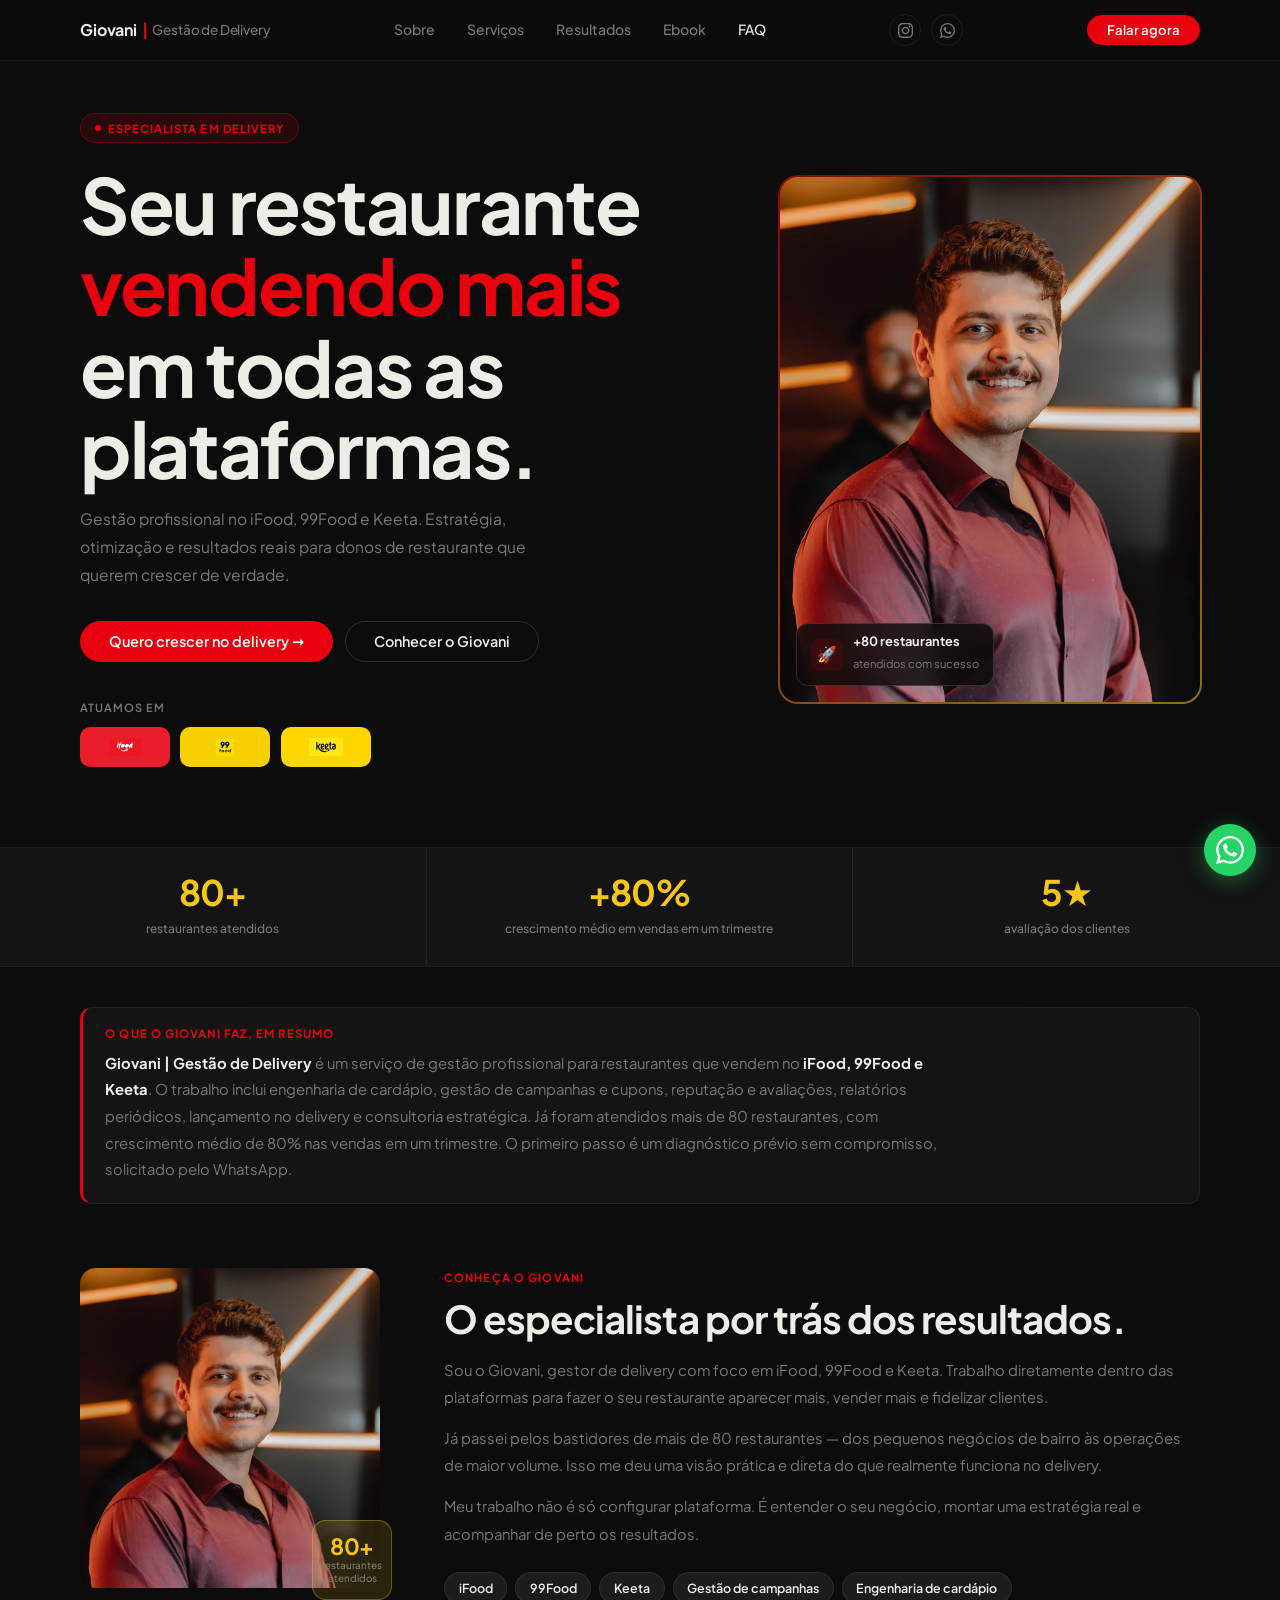
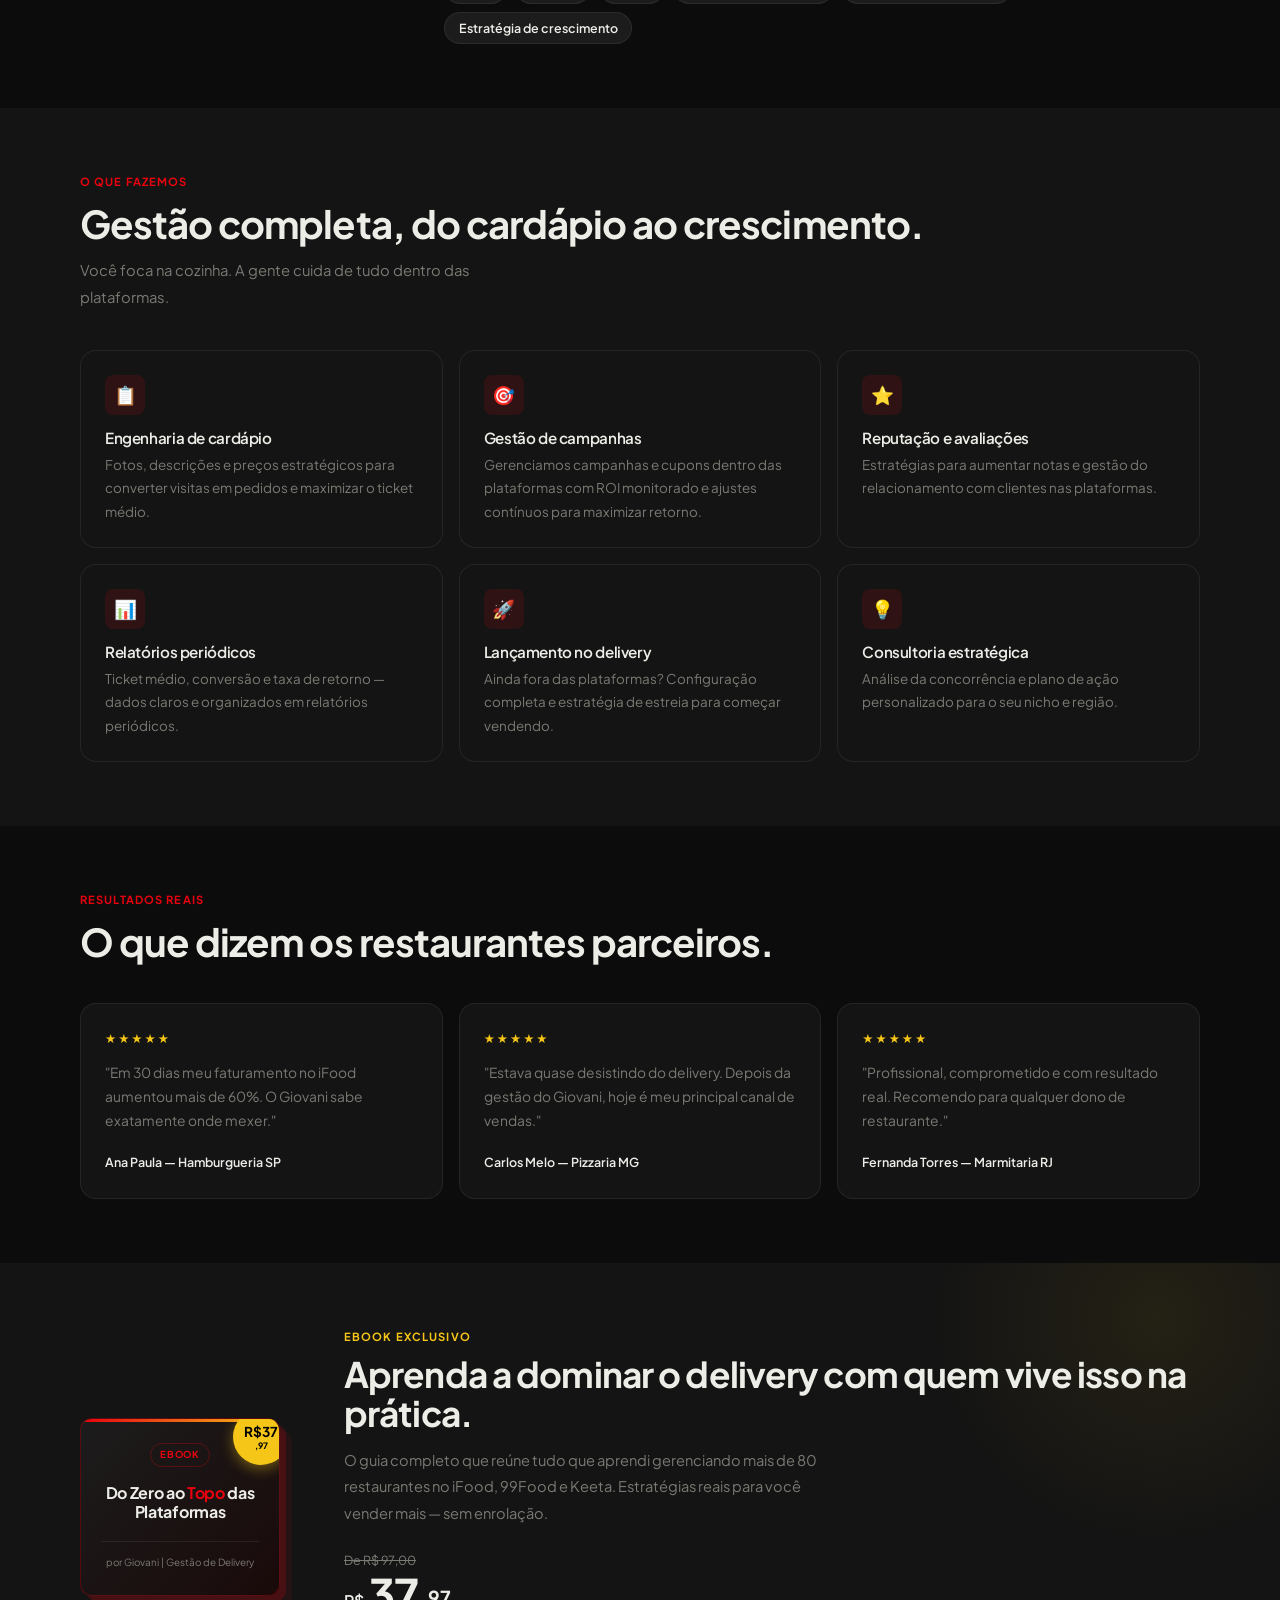
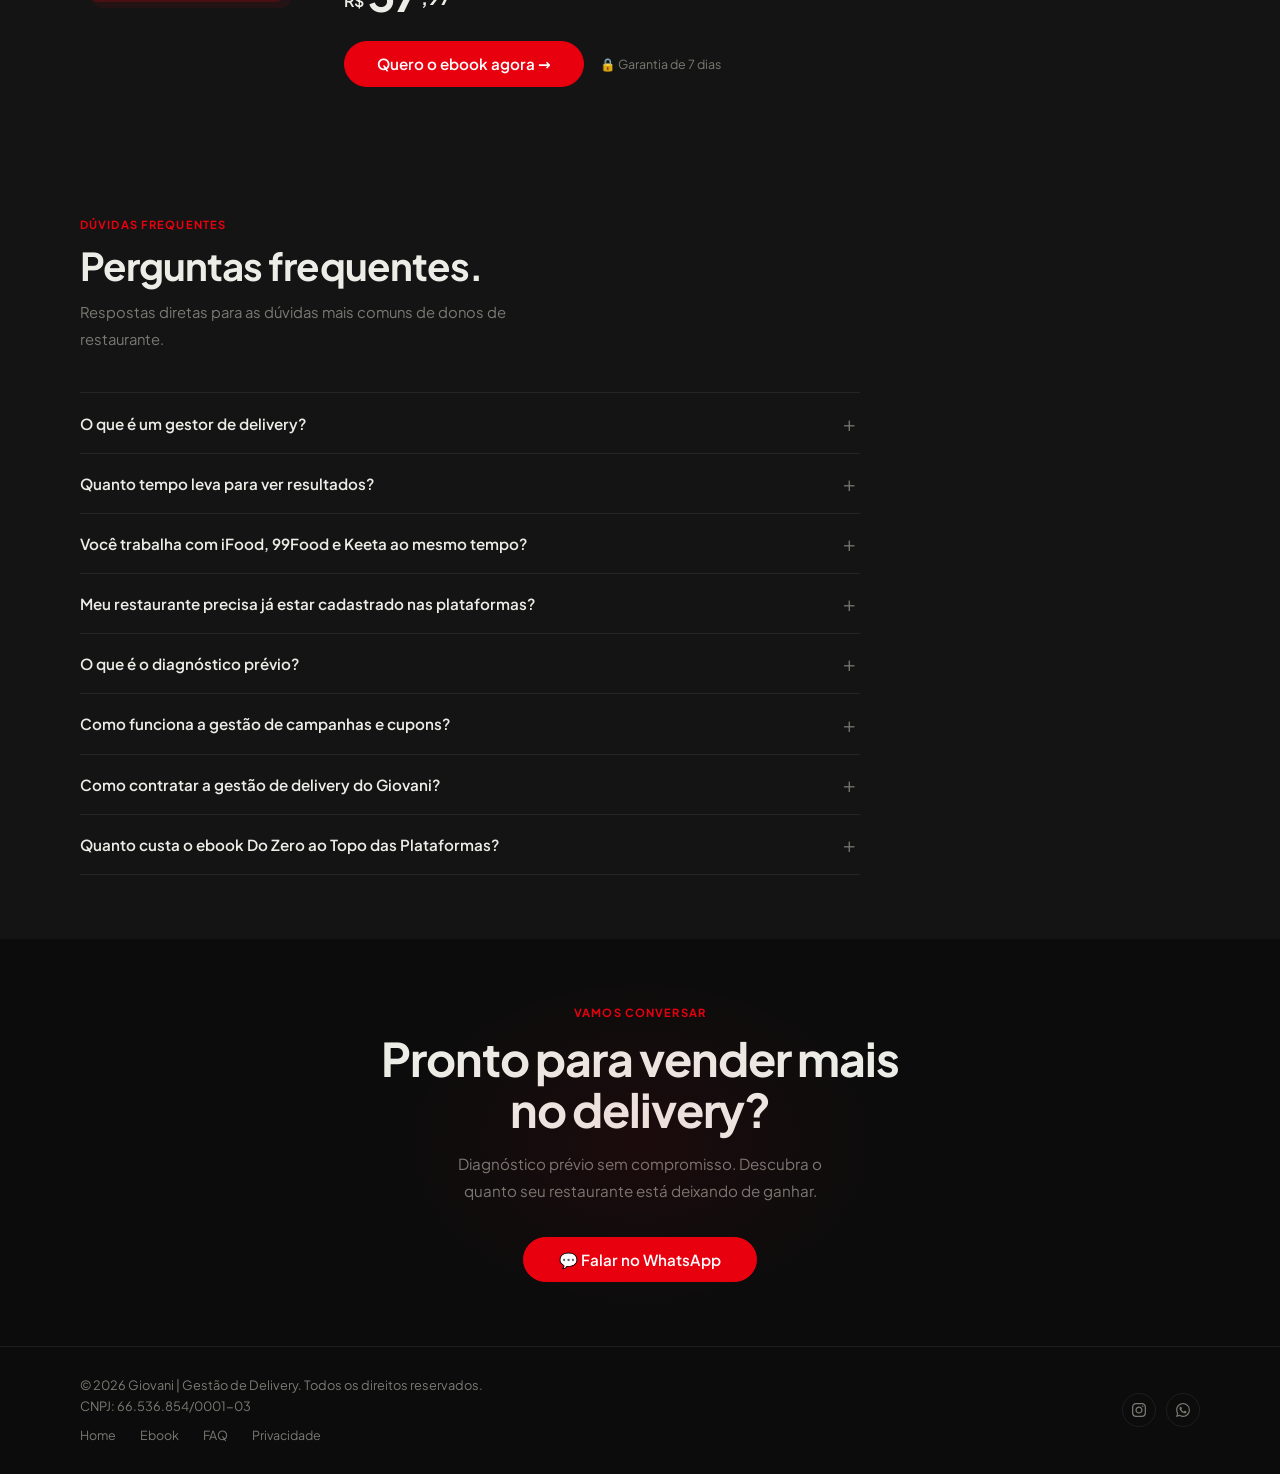
<file: index.html>
<!DOCTYPE html>
<html lang="pt-BR">
<head>
  <meta charset="UTF-8" />
  <meta name="viewport" content="width=device-width, initial-scale=1.0" />
  <title>Gestor de Delivery para iFood, 99Food e Keeta | Giovani</title>
  <meta name="description" content="Giovani é gestor de delivery especialista em iFood, 99Food e Keeta. Mais de 80 restaurantes atendidos, com crescimento médio de 80% nas vendas em um trimestre." />
  <meta name="author" content="Giovani" />
  <meta name="robots" content="index, follow, max-snippet:-1, max-image-preview:large, max-video-preview:-1" />
  <meta name="theme-color" content="#0C0C0C" />
  <link rel="canonical" href="https://giovanigestordedelivery.com.br/" />
  <link rel="alternate" hreflang="pt-BR" href="https://giovanigestordedelivery.com.br/" />
  <link rel="alternate" hreflang="x-default" href="https://giovanigestordedelivery.com.br/" />
  <link rel="alternate" type="text/plain" href="https://giovanigestordedelivery.com.br/llms.txt" title="llms.txt" />

  <!-- Geo -->
  <meta name="geo.region" content="BR" />
  <meta name="geo.placename" content="Brasil" />
  <meta name="language" content="pt-BR" />

  <!-- Open Graph -->
  <meta property="og:type" content="website" />
  <meta property="og:site_name" content="Giovani | Gestão de Delivery" />
  <meta property="og:locale" content="pt_BR" />
  <meta property="og:url" content="https://giovanigestordedelivery.com.br/" />
  <meta property="og:title" content="Gestor de Delivery para iFood, 99Food e Keeta | Giovani" />
  <meta property="og:description" content="Especialista em iFood, 99Food e Keeta. +80 restaurantes atendidos e crescimento médio de 80% nas vendas em um trimestre." />
  <meta property="og:image" content="https://giovanigestordedelivery.com.br/assets/og-image.jpg" />
  <meta property="og:image:width" content="1200" />
  <meta property="og:image:height" content="630" />
  <meta property="og:image:alt" content="Giovani, gestor de delivery especialista em iFood, 99Food e Keeta" />

  <!-- Twitter -->
  <meta name="twitter:card" content="summary_large_image" />
  <meta name="twitter:title" content="Gestor de Delivery para iFood, 99Food e Keeta | Giovani" />
  <meta name="twitter:description" content="Especialista em iFood, 99Food e Keeta. +80 restaurantes atendidos." />
  <meta name="twitter:image" content="https://giovanigestordedelivery.com.br/assets/og-image.jpg" />

  <link rel="icon" href="/favicon.ico" sizes="48x48" />
  <link rel="icon" type="image/png" href="/favicon-48.png" sizes="48x48" />
  <link rel="icon" type="image/png" href="/icon-192.png" sizes="192x192" />
  <link rel="apple-touch-icon" href="/apple-touch-icon.png" />
  <link rel="manifest" href="/site.webmanifest" />
  <link rel="preload" href="/fonts/plus-jakarta-sans-latin.woff2" as="font" type="font/woff2" crossorigin />
  <link rel="stylesheet" href="css/style.css" />
  <style>
    /* ── HERO ── */
    .hero { padding-top: 5.5rem; padding-bottom: 3.5rem; overflow: hidden; }
    .hero-inner { display: flex; flex-direction: column; gap: 2.5rem; }
    .hero-title { font-size: clamp(2.1rem, 7.5vw, 4.8rem); line-height: 1.06; letter-spacing: -.03em; margin: 1.25rem 0 1rem; }
    .hero-desc  { font-size: .975rem; color: var(--muted); max-width: 460px; line-height: 1.8; margin-bottom: 2rem; }
    .hero-ctas  { display: flex; flex-wrap: wrap; gap: .75rem; margin-bottom: 2.25rem; }
    .platforms-row   { display: flex; flex-wrap: wrap; align-items: center; gap: .65rem; }
    .platforms-label { font-size: .7rem; font-weight: 600; letter-spacing: .09em; text-transform: uppercase; color: var(--muted); width: 100%; }

    /* hero photo */
    .hero-photo-wrap { position: relative; width: 100%; max-width: 340px; margin: 0 auto; }
    .hero-photo-wrap::before {
      content: ''; position: absolute; inset: -2px; border-radius: 20px;
      background: linear-gradient(145deg, var(--orange) 0%, var(--yellow) 100%);
      z-index: 0; opacity: .55;
    }
    .hero-photo {
      position: relative; z-index: 1; width: 100%;
      aspect-ratio: 4/5; object-fit: cover; object-position: center top;
      border-radius: 18px; display: block;
    }
    .photo-badge {
      position: absolute; bottom: 1rem; left: 1rem; z-index: 2;
      background: rgba(12,12,12,.82); backdrop-filter: blur(10px); -webkit-backdrop-filter: blur(10px);
      border: 1px solid var(--border-hover); border-radius: 12px;
      padding: .6rem .9rem; display: flex; align-items: center; gap: .6rem;
    }
    .photo-badge-icon { width: 32px; height: 32px; background: var(--orange-dim); border-radius: 8px; display: flex; align-items: center; justify-content: center; font-size: 1rem; flex-shrink: 0; }
    .photo-badge-text strong { display: block; font-size: .8rem; font-weight: 700; color: var(--text); line-height: 1.2; }
    .photo-badge-text span   { font-size: .7rem; color: var(--muted); }

    /* ── STATS ── */
    .stats-bar { display: grid; grid-template-columns: repeat(2,1fr); border-top: 1px solid var(--border); border-bottom: 1px solid var(--border); }
    .stat-item { background: var(--dark-2); padding: 1.6rem 1rem; text-align: center; border-right: 1px solid var(--border); border-bottom: 1px solid var(--border); }
    .stat-item:nth-child(2n)        { border-right: none; }
    .stat-item:nth-last-child(-n+2) { border-bottom: none; }
    .stat-number { display: block; font-size: 2.2rem; font-weight: 700; color: var(--yellow); line-height: 1; letter-spacing: -.025em; margin-bottom: .3rem; }
    .stat-label  { font-size: .75rem; color: var(--muted); font-weight: 500; }

    /* ── ABOUT ── */
    .about-inner { display: flex; flex-direction: column; gap: 2.5rem; }
    .about-photo-wrap { position: relative; width: 100%; max-width: 300px; }
    .about-photo { width: 100%; aspect-ratio: 1/1; object-fit: cover; object-position: center top; border-radius: 16px; display: block; }
    .about-photo-accent {
      position: absolute; bottom: -12px; right: -12px; width: 80px; height: 80px;
      background: var(--yellow-dim); border: 1px solid var(--yellow-border);
      border-radius: 14px; display: flex; flex-direction: column; align-items: center; justify-content: center; gap: 1px;
    }
    .about-photo-accent strong { font-size: 1.4rem; font-weight: 700; color: var(--yellow); line-height: 1; letter-spacing: -.02em; }
    .about-photo-accent span   { font-size: .62rem; color: var(--muted); font-weight: 500; text-align: center; line-height: 1.3; }
    .about-title { font-size: clamp(1.6rem, 4vw, 2.4rem); margin-bottom: 1rem; }
    .about-text  { font-size: .925rem; color: var(--muted); line-height: 1.85; margin-bottom: .85rem; }
    .about-tags  { display: flex; flex-wrap: wrap; gap: .5rem; margin-top: 1.5rem; }
    .about-tag   { background: var(--dark-3); border: 1px solid var(--border); border-radius: var(--radius-pill); padding: .3rem .85rem; font-size: .78rem; font-weight: 600; color: var(--text); }

    /* ── SERVICES ── */
    .services-grid { display: grid; grid-template-columns: 1fr; gap: 1rem; margin-top: 2.5rem; }
    .service-icon  { width: 40px; height: 40px; background: var(--orange-dim); border-radius: var(--radius-sm); display: flex; align-items: center; justify-content: center; font-size: 1.15rem; margin-bottom: .9rem; }
    .service-title { font-size: .95rem; font-weight: 600; margin-bottom: .4rem; }
    .service-desc  { font-size: .84rem; color: var(--muted); line-height: 1.75; }

    /* ── EBOOK SECTION (home) ── */
    .ebook-strip { background: var(--dark-2); position: relative; overflow: hidden; }
    .ebook-strip::before {
      content: ''; position: absolute; top: -40%; right: -10%;
      width: min(500px,100vw); height: min(500px,100vw);
      background: radial-gradient(circle, rgba(245,197,24,.07) 0%, transparent 65%);
      pointer-events: none;
    }
    .ebook-strip-inner { display: flex; flex-direction: column; gap: 2.5rem; position: relative; z-index: 1; }

    /* mini cover */
    .ebook-mini-cover {
      width: 100%; max-width: 220px;
      background: linear-gradient(135deg, var(--dark-3) 0%, #1a0a0a 100%);
      border: 1px solid var(--orange-border); border-radius: 12px;
      padding: 1.5rem 1.25rem; display: flex; flex-direction: column;
      align-items: center; justify-content: center; text-align: center;
      box-shadow: 6px 6px 0 rgba(232,0,15,.18), 12px 12px 0 rgba(232,0,15,.07);
      position: relative; overflow: hidden; flex-shrink: 0;
    }
    .ebook-mini-cover::before {
      content: ''; position: absolute; top: 0; left: 0; right: 0; height: 3px;
      background: linear-gradient(90deg, var(--orange), var(--yellow));
    }
    .ebook-mini-tag {
      font-size: .6rem; font-weight: 700; letter-spacing: .1em; text-transform: uppercase;
      color: var(--orange); border: 1px solid var(--orange-border);
      padding: .18rem .55rem; border-radius: 50px; margin-bottom: 1rem;
    }
    .ebook-mini-title { font-size: 1rem; font-weight: 700; line-height: 1.2; letter-spacing: -.02em; color: var(--text); margin-bottom: .5rem; }
    .ebook-mini-title span { color: var(--orange); }
    .ebook-mini-author { font-size: .62rem; color: var(--muted); border-top: 1px solid var(--border); padding-top: .75rem; width: 100%; margin-top: .75rem; }

    /* price badge */
    .ebook-price-badge {
      position: absolute; top: -10px; right: -10px;
      background: var(--yellow); color: #000; width: 56px; height: 56px;
      border-radius: 50%; display: flex; flex-direction: column;
      align-items: center; justify-content: center;
      font-size: .55rem; font-weight: 700; text-align: center; line-height: 1.3;
      box-shadow: 0 4px 14px rgba(245,197,24,.4);
    }
    .ebook-price-badge strong { font-size: .85rem; display: block; }

    .ebook-strip-content { flex: 1; }
    .ebook-strip-pretitle { font-size: .7rem; font-weight: 700; letter-spacing: .1em; text-transform: uppercase; color: var(--yellow); margin-bottom: .6rem; }
    .ebook-strip-title { font-size: clamp(1.5rem, 4vw, 2.2rem); font-weight: 700; letter-spacing: -.025em; line-height: 1.1; margin-bottom: .9rem; }
    .ebook-strip-desc  { font-size: .915rem; color: var(--muted); line-height: 1.8; margin-bottom: 1.5rem; max-width: 480px; }

    .ebook-pricing { margin-bottom: 1.5rem; }
    .ebook-from    { font-size: .78rem; color: var(--muted); text-decoration: line-through; margin-bottom: .1rem; }
    .ebook-price   { display: flex; align-items: flex-end; gap: .25rem; }
    .ebook-currency{ font-size: 1rem; font-weight: 600; color: var(--text); padding-bottom: 3px; }
    .ebook-value   { font-size: 2.8rem; font-weight: 700; color: var(--text); line-height: 1; letter-spacing: -.03em; }
    .ebook-cents   { font-size: 1.2rem; font-weight: 700; color: var(--text); padding-bottom: 3px; }

    .ebook-cta-row { display: flex; flex-wrap: wrap; align-items: center; gap: 1rem; }
    .ebook-guarantee { font-size: .78rem; color: var(--muted); display: flex; align-items: center; gap: .4rem; }

    /* ── REVIEWS ── */
    .reviews-grid  { display: grid; grid-template-columns: 1fr; gap: 1rem; margin-top: 2.5rem; }
    .review-stars  { color: var(--yellow); font-size: .78rem; letter-spacing: 2px; margin-bottom: .75rem; }
    .review-text   { font-size: .865rem; color: var(--muted); line-height: 1.75; margin-bottom: .9rem; }
    .review-author { font-size: .78rem; font-weight: 600; color: var(--text); }

    /* ── FAQ ── */
    .faq-list { display: flex; flex-direction: column; max-width: 780px; }
    .faq-item { border-bottom: 1px solid var(--border); }
    .faq-item:first-child { border-top: 1px solid var(--border); }
    .faq-question {
      width: 100%; display: flex; align-items: center; justify-content: space-between; gap: 1rem;
      padding: 1.2rem 0; background: none; border: none; cursor: pointer; text-align: left;
      font-family: var(--font); font-size: .95rem; font-weight: 600; color: var(--text); transition: color .2s;
    }
    .faq-question:hover, .faq-question[aria-expanded="true"] { color: var(--orange); }
    .faq-icon {
      font-size: 1.3rem; font-weight: 300; color: var(--muted); flex-shrink: 0;
      transition: transform .25s, color .2s; line-height: 1; width: 22px; text-align: center;
    }
    .faq-question[aria-expanded="true"] .faq-icon { transform: rotate(45deg); color: var(--orange); }
    .faq-answer { padding-bottom: 1.2rem; }
    .faq-answer p { font-size: .875rem; color: var(--muted); line-height: 1.8; }
    .faq-answer[hidden] { display: none; }

    /* ── CTA ── */
    .cta-section { text-align: center; position: relative; overflow: hidden; }
    .cta-section::before {
      content: ''; position: absolute; top: 50%; left: 50%;
      transform: translate(-50%,-50%); width: 500px; height: 350px;
      background: radial-gradient(ellipse, rgba(232,0,15,.07) 0%, transparent 70%);
      pointer-events: none;
    }
    .cta-title { font-size: clamp(1.7rem, 5vw, 2.9rem); margin-bottom: .9rem; }
    .cta-desc  { font-size: .95rem; color: var(--muted); max-width: 400px; margin: 0 auto 2rem; line-height: 1.8; }

    /* ── RESPONSIVE ── */
    @media (min-width: 640px) {
      .services-grid { grid-template-columns: repeat(2,1fr); }
      .reviews-grid  { grid-template-columns: repeat(2,1fr); }
    }
    @media (min-width: 900px) {
      .hero { padding-top: 7rem; padding-bottom: 5rem; }
      .hero-inner { flex-direction: row; align-items: center; gap: 4rem; }
      .hero-photo-wrap { width: 420px; max-width: 420px; flex-shrink: 0; margin: 0; }
      .stats-bar { grid-template-columns: repeat(3,1fr); }
      .stat-item { border-bottom: none; }
      .stat-item:nth-child(2n)  { border-right: 1px solid var(--border); }
      .stat-item:last-child     { border-right: none; }
      .about-inner { flex-direction: row; align-items: flex-start; gap: 4rem; }
      .about-photo-wrap { width: 320px; flex-shrink: 0; }
      .services-grid { grid-template-columns: repeat(3,1fr); }
      .reviews-grid  { grid-template-columns: repeat(3,1fr); }
      .ebook-strip-inner { flex-direction: row; align-items: center; gap: 4rem; }
      .ebook-mini-cover  { max-width: 200px; }
    }
  </style>
</head>

<body>

  <!-- WHATSAPP FLUTUANTE -->
  <a href="https://wa.me/5518997632365?text=Ol%C3%A1%20Giovani!%20Vim%20pelo%20site%20e%20quero%20crescer%20no%20delivery."
     class="wa-float" target="_blank" rel="noopener noreferrer" aria-label="Falar no WhatsApp">
    <svg viewBox="0 0 24 24"><path d="M17.472 14.382c-.297-.149-1.758-.867-2.03-.967-.273-.099-.471-.148-.67.15-.197.297-.767.966-.94 1.164-.173.199-.347.223-.644.075-.297-.15-1.255-.463-2.39-1.475-.883-.788-1.48-1.761-1.653-2.059-.173-.297-.018-.458.13-.606.134-.133.298-.347.446-.52.149-.174.198-.298.298-.497.099-.198.05-.371-.025-.52-.075-.149-.669-1.612-.916-2.207-.242-.579-.487-.5-.669-.51-.173-.008-.371-.01-.57-.01-.198 0-.52.074-.792.372-.272.297-1.04 1.016-1.04 2.479 0 1.462 1.065 2.875 1.213 3.074.149.198 2.096 3.2 5.077 4.487.709.306 1.262.489 1.694.625.712.227 1.36.195 1.871.118.571-.085 1.758-.719 2.006-1.413.248-.694.248-1.289.173-1.413-.074-.124-.272-.198-.57-.347m-5.421 7.403h-.004a9.87 9.87 0 01-5.031-1.378l-.361-.214-3.741.982.998-3.648-.235-.374a9.86 9.86 0 01-1.51-5.26c.001-5.45 4.436-9.884 9.888-9.884 2.64 0 5.122 1.03 6.988 2.898a9.825 9.825 0 012.893 6.994c-.003 5.45-4.437 9.884-9.885 9.884m8.413-18.297A11.815 11.815 0 0012.05 0C5.495 0 .16 5.335.157 11.892c0 2.096.547 4.142 1.588 5.945L.057 24l6.305-1.654a11.882 11.882 0 005.683 1.448h.005c6.554 0 11.89-5.335 11.893-11.893a11.821 11.821 0 00-3.48-8.413z"/></svg>
  </a>

  <!-- NAV -->
  <header class="nav" role="banner">
    <div class="nav-inner">
      <a href="/" class="nav-logo">Giovani <span>|</span> <span class="nav-logo-sub">Gestão de Delivery</span></a>
      <nav class="nav-links" aria-label="Menu principal">
        <a href="#sobre">Sobre</a>
        <a href="#servicos">Serviços</a>
        <a href="#resultados">Resultados</a>
        <a href="/ebook">Ebook</a>
        <a href="#faq">FAQ</a>
      </nav>
      <div class="nav-socials">
        <a href="https://www.instagram.com/giovani.ifood/" target="_blank" rel="noopener noreferrer" aria-label="Instagram">
          <svg viewBox="0 0 24 24"><path d="M12 2.163c3.204 0 3.584.012 4.85.07 3.252.148 4.771 1.691 4.919 4.919.058 1.265.069 1.645.069 4.849 0 3.205-.012 3.584-.069 4.849-.149 3.225-1.664 4.771-4.919 4.919-1.266.058-1.644.07-4.85.07-3.204 0-3.584-.012-4.849-.07-3.26-.149-4.771-1.699-4.919-4.92-.058-1.265-.07-1.644-.07-4.849 0-3.204.013-3.583.07-4.849.149-3.227 1.664-4.771 4.919-4.919 1.266-.057 1.645-.069 4.849-.069zm0-2.163c-3.259 0-3.667.014-4.947.072-4.358.2-6.78 2.618-6.98 6.98-.059 1.281-.073 1.689-.073 4.948 0 3.259.014 3.668.072 4.948.2 4.358 2.618 6.78 6.98 6.98 1.281.058 1.689.072 4.948.072 3.259 0 3.668-.014 4.948-.072 4.354-.2 6.782-2.618 6.979-6.98.059-1.28.073-1.689.073-4.948 0-3.259-.014-3.667-.072-4.947-.196-4.354-2.617-6.78-6.979-6.98-1.281-.059-1.69-.073-4.949-.073zm0 5.838c-3.403 0-6.162 2.759-6.162 6.162s2.759 6.163 6.162 6.163 6.162-2.759 6.162-6.163c0-3.403-2.759-6.162-6.162-6.162zm0 10.162c-2.209 0-4-1.79-4-4 0-2.209 1.791-4 4-4s4 1.791 4 4c0 2.21-1.791 4-4 4zm6.406-11.845c-.796 0-1.441.645-1.441 1.44s.645 1.44 1.441 1.44c.795 0 1.439-.645 1.439-1.44s-.644-1.44-1.439-1.44z"/></svg>
        </a>
        <a href="https://wa.me/5518997632365?text=Ol%C3%A1%20Giovani!%20Vim%20pelo%20site%20e%20quero%20crescer%20no%20delivery." target="_blank" rel="noopener noreferrer" aria-label="WhatsApp">
          <svg viewBox="0 0 24 24"><path d="M17.472 14.382c-.297-.149-1.758-.867-2.03-.967-.273-.099-.471-.148-.67.15-.197.297-.767.966-.94 1.164-.173.199-.347.223-.644.075-.297-.15-1.255-.463-2.39-1.475-.883-.788-1.48-1.761-1.653-2.059-.173-.297-.018-.458.13-.606.134-.133.298-.347.446-.52.149-.174.198-.298.298-.497.099-.198.05-.371-.025-.52-.075-.149-.669-1.612-.916-2.207-.242-.579-.487-.5-.669-.51-.173-.008-.371-.01-.57-.01-.198 0-.52.074-.792.372-.272.297-1.04 1.016-1.04 2.479 0 1.462 1.065 2.875 1.213 3.074.149.198 2.096 3.2 5.077 4.487.709.306 1.262.489 1.694.625.712.227 1.36.195 1.871.118.571-.085 1.758-.719 2.006-1.413.248-.694.248-1.289.173-1.413-.074-.124-.272-.198-.57-.347m-5.421 7.403h-.004a9.87 9.87 0 01-5.031-1.378l-.361-.214-3.741.982.998-3.648-.235-.374a9.86 9.86 0 01-1.51-5.26c.001-5.45 4.436-9.884 9.888-9.884 2.64 0 5.122 1.03 6.988 2.898a9.825 9.825 0 012.893 6.994c-.003 5.45-4.437 9.884-9.885 9.884m8.413-18.297A11.815 11.815 0 0012.05 0C5.495 0 .16 5.335.157 11.892c0 2.096.547 4.142 1.588 5.945L.057 24l6.305-1.654a11.882 11.882 0 005.683 1.448h.005c6.554 0 11.89-5.335 11.893-11.893a11.821 11.821 0 00-3.48-8.413z"/></svg>
        </a>
      </div>
      <a href="https://wa.me/5518997632365?text=Ol%C3%A1%20Giovani!%20Vim%20pelo%20site%20e%20quero%20crescer%20no%20delivery." class="btn btn-primary nav-cta" target="_blank" rel="noopener noreferrer">Falar agora</a>
      <button class="nav-burger" id="burger" aria-label="Abrir menu" aria-expanded="false" aria-controls="nav-mobile">
        <span></span><span></span><span></span>
      </button>
    </div>
    <nav class="nav-mobile" id="nav-mobile" aria-label="Menu mobile">
      <a href="#sobre">Sobre</a>
      <a href="#servicos">Serviços</a>
      <a href="#resultados">Resultados</a>
      <a href="/ebook">Ebook</a>
      <a href="#faq">FAQ</a>
      <a href="https://wa.me/5518997632365?text=Ol%C3%A1%20Giovani!%20Vim%20pelo%20site%20e%20quero%20crescer%20no%20delivery." target="_blank" rel="noopener noreferrer">💬 Falar no WhatsApp</a>
    </nav>
  </header>

  <main>

    <!-- HERO -->
    <section class="hero section" aria-label="Apresentação">
      <div class="container">
        <div class="hero-inner">
          <div class="hero-content">
            <div class="badge"><span class="badge-dot" aria-hidden="true"></span>Especialista em Delivery</div>
            <h1 class="hero-title">Seu restaurante <span class="text-orange">vendendo mais</span> em todas as plataformas.</h1>
            <p class="hero-desc">Gestão profissional no iFood, 99Food e Keeta. Estratégia, otimização e resultados reais para donos de restaurante que querem crescer de verdade.</p>
            <div class="hero-ctas">
              <a href="https://wa.me/5518997632365?text=Ol%C3%A1%20Giovani!%20Vim%20pelo%20site%20e%20quero%20crescer%20no%20delivery." class="btn btn-primary" target="_blank" rel="noopener noreferrer">Quero crescer no delivery →</a>
              <a href="#sobre" class="btn btn-outline">Conhecer o Giovani</a>
            </div>
            <div class="platforms-row">
              <span class="platforms-label">Atuamos em</span>
              <span class="platform-logo-pill ifood"><img src="assets/logo-ifood.webp" alt="iFood" height="18" /></span>
              <span class="platform-logo-pill food99"><img src="assets/logo-99food.webp" alt="99Food" /></span>
              <span class="platform-logo-pill keeta"><img src="assets/logo-keeta.webp" alt="Keeta" /></span>
            </div>
          </div>
          <div class="hero-photo-wrap reveal">
            <picture><source srcset="assets/giovani.webp" type="image/webp" /><img src="assets/giovani.jpg" alt="Giovani, especialista em gestão de delivery" class="hero-photo" width="420" height="525" loading="eager" fetchpriority="high" decoding="async" /></picture>
            <div class="photo-badge" aria-hidden="true">
              <div class="photo-badge-icon">🚀</div>
              <div class="photo-badge-text">
                <strong>+80 restaurantes</strong>
                <span>atendidos com sucesso</span>
              </div>
            </div>
          </div>
        </div>
      </div>
    </section>

    <!-- STATS -->
    <div class="stats-bar" role="region" aria-label="Números">
      <div class="stat-item reveal"><strong class="stat-number">80+</strong><span class="stat-label">restaurantes atendidos</span></div>
      <div class="stat-item reveal"><strong class="stat-number">+80%</strong><span class="stat-label">crescimento médio em vendas em um trimestre</span></div>
      <div class="stat-item reveal"><strong class="stat-number">5★</strong><span class="stat-label">avaliação dos clientes</span></div>
    </div>

    <!-- RESPOSTA RÁPIDA (AEO) -->
    <section class="section answer-section" aria-labelledby="resposta-title">
      <div class="container">
        <div class="answer-box reveal">
          <h2 class="answer-title" id="resposta-title">O que o Giovani faz, em resumo</h2>
          <p><strong>Giovani | Gestão de Delivery</strong> é um serviço de gestão profissional para restaurantes que vendem no <strong>iFood, 99Food e Keeta</strong>. O trabalho inclui engenharia de cardápio, gestão de campanhas e cupons, reputação e avaliações, relatórios periódicos, lançamento no delivery e consultoria estratégica. Já foram atendidos mais de 80 restaurantes, com crescimento médio de 80% nas vendas em um trimestre. O primeiro passo é um diagnóstico prévio sem compromisso, solicitado pelo WhatsApp.</p>
        </div>
      </div>
    </section>

    <!-- ABOUT -->
    <section class="section" id="sobre" aria-labelledby="sobre-title">
      <div class="container">
        <div class="about-inner">
          <div class="about-photo-wrap reveal">
            <picture><source srcset="assets/giovani.webp" type="image/webp" /><img src="assets/giovani.jpg" alt="Foto de Giovani" class="about-photo" width="320" height="320" loading="lazy" decoding="async" /></picture>
            <div class="about-photo-accent" aria-hidden="true">
              <strong>80+</strong><span>restaurantes<br>atendidos</span>
            </div>
          </div>
          <div class="reveal">
            <p class="section-label">Conheça o Giovani</p>
            <h2 class="about-title" id="sobre-title">O especialista por trás dos resultados.</h2>
            <p class="about-text">Sou o Giovani, gestor de delivery com foco em iFood, 99Food e Keeta. Trabalho diretamente dentro das plataformas para fazer o seu restaurante aparecer mais, vender mais e fidelizar clientes.</p>
            <p class="about-text">Já passei pelos bastidores de mais de 80 restaurantes — dos pequenos negócios de bairro às operações de maior volume. Isso me deu uma visão prática e direta do que realmente funciona no delivery.</p>
            <p class="about-text">Meu trabalho não é só configurar plataforma. É entender o seu negócio, montar uma estratégia real e acompanhar de perto os resultados.</p>
            <div class="about-tags">
              <span class="about-tag">iFood</span>
              <span class="about-tag">99Food</span>
              <span class="about-tag">Keeta</span>
              <span class="about-tag">Gestão de campanhas</span>
              <span class="about-tag">Engenharia de cardápio</span>
              <span class="about-tag">Estratégia de crescimento</span>
            </div>
          </div>
        </div>
      </div>
    </section>

    <!-- SERVICES -->
    <section class="section bg-alt" id="servicos" aria-labelledby="servicos-title">
      <div class="container">
        <p class="section-label">O que fazemos</p>
        <h2 class="sec-title" id="servicos-title">Gestão completa, do cardápio ao crescimento.</h2>
        <p class="text-muted" style="font-size:.925rem;max-width:460px;line-height:1.8;">Você foca na cozinha. A gente cuida de tudo dentro das plataformas.</p>
        <div class="services-grid">
          <article class="card reveal">
            <div class="service-icon">📋</div>
            <h3 class="service-title">Engenharia de cardápio</h3>
            <p class="service-desc">Fotos, descrições e preços estratégicos para converter visitas em pedidos e maximizar o ticket médio.</p>
          </article>
          <article class="card reveal">
            <div class="service-icon">🎯</div>
            <h3 class="service-title">Gestão de campanhas</h3>
            <p class="service-desc">Gerenciamos campanhas e cupons dentro das plataformas com ROI monitorado e ajustes contínuos para maximizar retorno.</p>
          </article>
          <article class="card reveal">
            <div class="service-icon">⭐</div>
            <h3 class="service-title">Reputação e avaliações</h3>
            <p class="service-desc">Estratégias para aumentar notas e gestão do relacionamento com clientes nas plataformas.</p>
          </article>
          <article class="card reveal">
            <div class="service-icon">📊</div>
            <h3 class="service-title">Relatórios periódicos</h3>
            <p class="service-desc">Ticket médio, conversão e taxa de retorno — dados claros e organizados em relatórios periódicos.</p>
          </article>
          <article class="card reveal">
            <div class="service-icon">🚀</div>
            <h3 class="service-title">Lançamento no delivery</h3>
            <p class="service-desc">Ainda fora das plataformas? Configuração completa e estratégia de estreia para começar vendendo.</p>
          </article>
          <article class="card reveal">
            <div class="service-icon">💡</div>
            <h3 class="service-title">Consultoria estratégica</h3>
            <p class="service-desc">Análise da concorrência e plano de ação personalizado para o seu nicho e região.</p>
          </article>
        </div>
      </div>
    </section>

    <!-- REVIEWS -->
    <section class="section" id="resultados" aria-labelledby="resultados-title">
      <div class="container">
        <p class="section-label">Resultados reais</p>
        <h2 class="sec-title" id="resultados-title">O que dizem os restaurantes parceiros.</h2>
        <div class="reviews-grid">
          <article class="card reveal">
            <div class="review-stars" aria-label="5 estrelas">★★★★★</div>
            <p class="review-text">"Em 30 dias meu faturamento no iFood aumentou mais de 60%. O Giovani sabe exatamente onde mexer."</p>
            <span class="review-author">Ana Paula — Hamburgueria SP</span>
          </article>
          <article class="card reveal">
            <div class="review-stars" aria-label="5 estrelas">★★★★★</div>
            <p class="review-text">"Estava quase desistindo do delivery. Depois da gestão do Giovani, hoje é meu principal canal de vendas."</p>
            <span class="review-author">Carlos Melo — Pizzaria MG</span>
          </article>
          <article class="card reveal">
            <div class="review-stars" aria-label="5 estrelas">★★★★★</div>
            <p class="review-text">"Profissional, comprometido e com resultado real. Recomendo para qualquer dono de restaurante."</p>
            <span class="review-author">Fernanda Torres — Marmitaria RJ</span>
          </article>
        </div>
      </div>
    </section>

    <!-- EBOOK STRIP -->
    <section class="section ebook-strip" id="ebook" aria-labelledby="ebook-title">
      <div class="container">
        <div class="ebook-strip-inner">
          <div class="ebook-mini-cover reveal">
            <div class="ebook-mini-tag">Ebook</div>
            <div class="ebook-mini-title">Do Zero ao <span>Topo</span> das Plataformas</div>
            <div class="ebook-mini-author">por Giovani | Gestão de Delivery</div>
            <div class="ebook-price-badge"><strong>R$37</strong>,97</div>
          </div>
          <div class="ebook-strip-content reveal">
            <p class="ebook-strip-pretitle">Ebook exclusivo</p>
            <h2 class="ebook-strip-title" id="ebook-title">Aprenda a dominar o delivery com quem vive isso na prática.</h2>
            <p class="ebook-strip-desc">O guia completo que reúne tudo que aprendi gerenciando mais de 80 restaurantes no iFood, 99Food e Keeta. Estratégias reais para você vender mais — sem enrolação.</p>
            <div class="ebook-pricing">
              <p class="ebook-from">De R$ 97,00</p>
              <div class="ebook-price">
                <span class="ebook-currency">R$</span>
                <span class="ebook-value">37</span>
                <span class="ebook-cents">,97</span>
              </div>
            </div>
            <div class="ebook-cta-row">
              <a href="https://pay.cakto.com.br/5x4yhgq_942705" class="btn btn-primary" target="_blank" rel="noopener noreferrer" style="font-size:.95rem;padding:.88rem 2rem;">Quero o ebook agora →</a>
              <span class="ebook-guarantee">🔒 Garantia de 7 dias</span>
            </div>
          </div>
        </div>
      </div>
    </section>

    <!-- FAQ -->
    <section class="section bg-alt" id="faq" aria-labelledby="faq-title">
      <div class="container">
        <p class="section-label">Dúvidas frequentes</p>
        <h2 class="sec-title" id="faq-title">Perguntas frequentes.</h2>
        <p class="text-muted" style="font-size:.925rem;max-width:480px;line-height:1.8;margin-bottom:2.5rem;">Respostas diretas para as dúvidas mais comuns de donos de restaurante.</p>
        <div class="faq-list">
          <div class="faq-item reveal">
            <button class="faq-question" aria-expanded="false"><span>O que é um gestor de delivery?</span><span class="faq-icon">+</span></button>
            <div class="faq-answer" hidden><p>Um gestor de delivery é o profissional que cuida de toda a operação do seu restaurante dentro das plataformas como iFood, 99Food e Keeta. Isso inclui configurar e otimizar o cardápio, gerenciar campanhas, monitorar avaliações e interpretar os dados para aumentar suas vendas — enquanto você foca em cozinhar.</p></div>
          </div>
          <div class="faq-item reveal">
            <button class="faq-question" aria-expanded="false"><span>Quanto tempo leva para ver resultados?</span><span class="faq-icon">+</span></button>
            <div class="faq-answer" hidden><p>Os primeiros resultados geralmente aparecem nas primeiras 2 a 4 semanas, com otimizações no cardápio e nas campanhas. Resultados mais expressivos — como o crescimento médio de 80% nas vendas — costumam se consolidar ao longo de um trimestre de trabalho consistente.</p></div>
          </div>
          <div class="faq-item reveal">
            <button class="faq-question" aria-expanded="false"><span>Você trabalha com iFood, 99Food e Keeta ao mesmo tempo?</span><span class="faq-icon">+</span></button>
            <div class="faq-answer" hidden><p>Sim. A gestão pode ser feita em uma ou mais plataformas simultaneamente, de acordo com o perfil e os objetivos do seu restaurante. Estar presente em múltiplas plataformas aumenta o alcance e reduz a dependência de um único canal de vendas.</p></div>
          </div>
          <div class="faq-item reveal">
            <button class="faq-question" aria-expanded="false"><span>Meu restaurante precisa já estar cadastrado nas plataformas?</span><span class="faq-icon">+</span></button>
            <div class="faq-answer" hidden><p>Não necessariamente. Se o seu restaurante ainda não está nas plataformas, fazemos o processo completo de cadastro, configuração inicial e lançamento estratégico. Se já está cadastrado, partimos direto para o diagnóstico prévio e otimização do que já existe.</p></div>
          </div>
          <div class="faq-item reveal">
            <button class="faq-question" aria-expanded="false"><span>O que é o diagnóstico prévio?</span><span class="faq-icon">+</span></button>
            <div class="faq-answer" hidden><p>O diagnóstico prévio é uma análise detalhada do seu perfil atual nas plataformas de delivery. Avaliamos cardápio, fotos, preços, avaliações, campanhas ativas e posicionamento frente à concorrência. Com isso, identificamos os principais pontos de perda de receita e as oportunidades imediatas de crescimento.</p></div>
          </div>
          <div class="faq-item reveal">
            <button class="faq-question" aria-expanded="false"><span>Como funciona a gestão de campanhas e cupons?</span><span class="faq-icon">+</span></button>
            <div class="faq-answer" hidden><p>Criamos e gerenciamos campanhas pagas e cupons dentro das próprias plataformas (iFood Ads, por exemplo), monitorando o retorno sobre o investimento em tempo real. O objetivo é atrair novos clientes e reativar quem já pediu, sem comprometer a margem do seu negócio.</p></div>
          </div>
          <div class="faq-item reveal">
            <button class="faq-question" aria-expanded="false"><span>Como contratar a gestão de delivery do Giovani?</span><span class="faq-icon">+</span></button>
            <div class="faq-answer" hidden><p>O primeiro contato é pelo WhatsApp (+55 18 99763-2365). Depois da conversa, é feito um diagnóstico prévio sem compromisso do perfil do restaurante nas plataformas, e a partir dele é definido o plano de ação.</p></div>
          </div>
          <div class="faq-item reveal">
            <button class="faq-question" aria-expanded="false"><span>Quanto custa o ebook Do Zero ao Topo das Plataformas?</span><span class="faq-icon">+</span></button>
            <div class="faq-answer" hidden><p>O ebook custa R$ 37,97 em pagamento único, com acesso imediato e garantia de 7 dias. Ele reúne estratégias para vender mais no iFood, 99Food e Keeta, com base na experiência de gestão de mais de 80 restaurantes.</p></div>
          </div>
        </div>
      </div>
    </section>

    <!-- CTA FINAL -->
    <section class="section cta-section" aria-labelledby="cta-title">
      <div class="container">
        <p class="section-label">Vamos conversar</p>
        <h2 class="cta-title" id="cta-title">Pronto para vender mais<br>no delivery?</h2>
        <p class="cta-desc">Diagnóstico prévio sem compromisso. Descubra o quanto seu restaurante está deixando de ganhar.</p>
        <a href="https://wa.me/5518997632365?text=Ol%C3%A1%20Giovani!%20Vim%20pelo%20site%20e%20quero%20crescer%20no%20delivery." class="btn btn-primary" target="_blank" rel="noopener noreferrer" style="font-size:.95rem;padding:.88rem 2.2rem;">💬 Falar no WhatsApp</a>
      </div>
    </section>

  </main>

  <!-- FOOTER -->
  <footer class="footer" role="contentinfo">
    <div class="footer-inner">
      <div>
        <p class="footer-copy">© 2026 Giovani | Gestão de Delivery. Todos os direitos reservados.<br>CNPJ: 66.536.854/0001-03</p>
        <div style="display:flex;gap:1.5rem;margin-top:.5rem;">
          <a href="/" style="font-size:.78rem;color:var(--muted);transition:color .2s;" onmouseover="this.style.color='var(--text)'" onmouseout="this.style.color='var(--muted)'">Home</a>
          <a href="/ebook" style="font-size:.78rem;color:var(--muted);transition:color .2s;" onmouseover="this.style.color='var(--text)'" onmouseout="this.style.color='var(--muted)'">Ebook</a>
          <a href="#faq" style="font-size:.78rem;color:var(--muted);transition:color .2s;" onmouseover="this.style.color='var(--text)'" onmouseout="this.style.color='var(--muted)'">FAQ</a>
          <a href="/privacidade" style="font-size:.78rem;color:var(--muted);transition:color .2s;" onmouseover="this.style.color='var(--text)'" onmouseout="this.style.color='var(--muted)'">Privacidade</a>
        </div>
      </div>
      <div class="footer-socials">
        <a href="https://www.instagram.com/giovani.ifood/" target="_blank" rel="noopener noreferrer" aria-label="Instagram">
          <svg viewBox="0 0 24 24"><path d="M12 2.163c3.204 0 3.584.012 4.85.07 3.252.148 4.771 1.691 4.919 4.919.058 1.265.069 1.645.069 4.849 0 3.205-.012 3.584-.069 4.849-.149 3.225-1.664 4.771-4.919 4.919-1.266.058-1.644.07-4.85.07-3.204 0-3.584-.012-4.849-.07-3.26-.149-4.771-1.699-4.919-4.92-.058-1.265-.07-1.644-.07-4.849 0-3.204.013-3.583.07-4.849.149-3.227 1.664-4.771 4.919-4.919 1.266-.057 1.645-.069 4.849-.069zm0-2.163c-3.259 0-3.667.014-4.947.072-4.358.2-6.78 2.618-6.98 6.98-.059 1.281-.073 1.689-.073 4.948 0 3.259.014 3.668.072 4.948.2 4.358 2.618 6.78 6.98 6.98 1.281.058 1.689.072 4.948.072 3.259 0 3.668-.014 4.948-.072 4.354-.2 6.782-2.618 6.979-6.98.059-1.28.073-1.689.073-4.948 0-3.259-.014-3.667-.072-4.947-.196-4.354-2.617-6.78-6.979-6.98-1.281-.059-1.69-.073-4.949-.073zm0 5.838c-3.403 0-6.162 2.759-6.162 6.162s2.759 6.163 6.162 6.163 6.162-2.759 6.162-6.163c0-3.403-2.759-6.162-6.162-6.162zm0 10.162c-2.209 0-4-1.79-4-4 0-2.209 1.791-4 4-4s4 1.791 4 4c0 2.21-1.791 4-4 4zm6.406-11.845c-.796 0-1.441.645-1.441 1.44s.645 1.44 1.441 1.44c.795 0 1.439-.645 1.439-1.44s-.644-1.44-1.439-1.44z"/></svg>
        </a>
        <a href="https://wa.me/5518997632365?text=Ol%C3%A1%20Giovani!%20Vim%20pelo%20site%20e%20quero%20crescer%20no%20delivery." target="_blank" rel="noopener noreferrer" aria-label="WhatsApp">
          <svg viewBox="0 0 24 24"><path d="M17.472 14.382c-.297-.149-1.758-.867-2.03-.967-.273-.099-.471-.148-.67.15-.197.297-.767.966-.94 1.164-.173.199-.347.223-.644.075-.297-.15-1.255-.463-2.39-1.475-.883-.788-1.48-1.761-1.653-2.059-.173-.297-.018-.458.13-.606.134-.133.298-.347.446-.52.149-.174.198-.298.298-.497.099-.198.05-.371-.025-.52-.075-.149-.669-1.612-.916-2.207-.242-.579-.487-.5-.669-.51-.173-.008-.371-.01-.57-.01-.198 0-.52.074-.792.372-.272.297-1.04 1.016-1.04 2.479 0 1.462 1.065 2.875 1.213 3.074.149.198 2.096 3.2 5.077 4.487.709.306 1.262.489 1.694.625.712.227 1.36.195 1.871.118.571-.085 1.758-.719 2.006-1.413.248-.694.248-1.289.173-1.413-.074-.124-.272-.198-.57-.347m-5.421 7.403h-.004a9.87 9.87 0 01-5.031-1.378l-.361-.214-3.741.982.998-3.648-.235-.374a9.86 9.86 0 01-1.51-5.26c.001-5.45 4.436-9.884 9.888-9.884 2.64 0 5.122 1.03 6.988 2.898a9.825 9.825 0 012.893 6.994c-.003 5.45-4.437 9.884-9.885 9.884m8.413-18.297A11.815 11.815 0 0012.05 0C5.495 0 .16 5.335.157 11.892c0 2.096.547 4.142 1.588 5.945L.057 24l6.305-1.654a11.882 11.882 0 005.683 1.448h.005c6.554 0 11.89-5.335 11.893-11.893a11.821 11.821 0 00-3.48-8.413z"/></svg>
        </a>
      </div>
    </div>
  </footer>

  <!-- JSON-LD: Organization, Person, WebSite, WebPage, FAQPage -->
  <script type="application/ld+json">
  {"@context": "https://schema.org", "@graph": [{"@type": ["Organization", "ProfessionalService"], "@id": "https://giovanigestordedelivery.com.br/#organization", "name": "Giovani | Gestão de Delivery", "url": "https://giovanigestordedelivery.com.br/", "logo": "https://giovanigestordedelivery.com.br/assets/giovani-640.jpg", "image": "https://giovanigestordedelivery.com.br/assets/giovani-640.jpg", "description": "Gestão profissional de delivery para restaurantes no iFood, 99Food e Keeta. Mais de 80 restaurantes atendidos, com crescimento médio de 80% nas vendas em um trimestre.", "taxID": "66.536.854/0001-03", "telephone": "+55-18-99763-2365", "founder": {"@id": "https://giovanigestordedelivery.com.br/#giovani"}, "areaServed": {"@type": "Country", "name": "Brasil"}, "availableLanguage": "pt-BR", "knowsAbout": ["Gestão de delivery", "iFood", "99Food", "Keeta", "Engenharia de cardápio", "Gestão de campanhas e cupons", "Reputação em plataformas de delivery"], "contactPoint": {"@type": "ContactPoint", "contactType": "customer service", "telephone": "+55-18-99763-2365", "availableLanguage": "pt-BR", "areaServed": "BR", "url": "https://wa.me/5518997632365"}, "sameAs": ["https://www.instagram.com/giovani.ifood/"], "hasOfferCatalog": {"@type": "OfferCatalog", "name": "Serviços de gestão de delivery", "itemListElement": [{"@type": "Offer", "itemOffered": {"@type": "Service", "name": "Engenharia de cardápio", "provider": {"@id": "https://giovanigestordedelivery.com.br/#organization"}, "areaServed": "BR"}}, {"@type": "Offer", "itemOffered": {"@type": "Service", "name": "Gestão de campanhas e cupons", "provider": {"@id": "https://giovanigestordedelivery.com.br/#organization"}, "areaServed": "BR"}}, {"@type": "Offer", "itemOffered": {"@type": "Service", "name": "Reputação e avaliações", "provider": {"@id": "https://giovanigestordedelivery.com.br/#organization"}, "areaServed": "BR"}}, {"@type": "Offer", "itemOffered": {"@type": "Service", "name": "Relatórios periódicos", "provider": {"@id": "https://giovanigestordedelivery.com.br/#organization"}, "areaServed": "BR"}}, {"@type": "Offer", "itemOffered": {"@type": "Service", "name": "Lançamento no delivery", "provider": {"@id": "https://giovanigestordedelivery.com.br/#organization"}, "areaServed": "BR"}}, {"@type": "Offer", "itemOffered": {"@type": "Service", "name": "Consultoria estratégica", "provider": {"@id": "https://giovanigestordedelivery.com.br/#organization"}, "areaServed": "BR"}}]}}, {"@type": "Person", "@id": "https://giovanigestordedelivery.com.br/#giovani", "name": "Giovani", "jobTitle": "Gestor de Delivery", "image": "https://giovanigestordedelivery.com.br/assets/giovani.jpg", "url": "https://giovanigestordedelivery.com.br/", "worksFor": {"@id": "https://giovanigestordedelivery.com.br/#organization"}, "knowsAbout": ["iFood", "99Food", "Keeta", "Gestão de delivery"], "sameAs": ["https://www.instagram.com/giovani.ifood/"]}, {"@type": "WebSite", "@id": "https://giovanigestordedelivery.com.br/#website", "url": "https://giovanigestordedelivery.com.br/", "name": "Giovani | Gestão de Delivery", "inLanguage": "pt-BR", "publisher": {"@id": "https://giovanigestordedelivery.com.br/#organization"}}, {"@type": "WebPage", "@id": "https://giovanigestordedelivery.com.br/#webpage", "url": "https://giovanigestordedelivery.com.br/", "name": "Gestor de Delivery para iFood, 99Food e Keeta | Giovani", "inLanguage": "pt-BR", "isPartOf": {"@id": "https://giovanigestordedelivery.com.br/#website"}, "about": {"@id": "https://giovanigestordedelivery.com.br/#organization"}, "primaryImageOfPage": {"@type": "ImageObject", "url": "https://giovanigestordedelivery.com.br/assets/giovani-640.jpg"}, "speakable": {"@type": "SpeakableSpecification", "cssSelector": [".hero-title", ".answer-box p"]}}, {"@type": "FAQPage", "@id": "https://giovanigestordedelivery.com.br/#faq", "mainEntity": [{"@type": "Question", "name": "O que é um gestor de delivery?", "acceptedAnswer": {"@type": "Answer", "text": "Um gestor de delivery é o profissional que cuida de toda a operação do seu restaurante dentro das plataformas como iFood, 99Food e Keeta. Isso inclui configurar e otimizar o cardápio, gerenciar campanhas, monitorar avaliações e interpretar os dados para aumentar suas vendas — enquanto você foca em cozinhar."}}, {"@type": "Question", "name": "Quanto tempo leva para ver resultados?", "acceptedAnswer": {"@type": "Answer", "text": "Os primeiros resultados geralmente aparecem nas primeiras 2 a 4 semanas, com otimizações no cardápio e nas campanhas. Resultados mais expressivos — como o crescimento médio de 80% nas vendas — costumam se consolidar ao longo de um trimestre de trabalho consistente."}}, {"@type": "Question", "name": "Você trabalha com iFood, 99Food e Keeta ao mesmo tempo?", "acceptedAnswer": {"@type": "Answer", "text": "Sim. A gestão pode ser feita em uma ou mais plataformas simultaneamente, de acordo com o perfil e os objetivos do seu restaurante. Estar presente em múltiplas plataformas aumenta o alcance e reduz a dependência de um único canal de vendas."}}, {"@type": "Question", "name": "Meu restaurante precisa já estar cadastrado nas plataformas?", "acceptedAnswer": {"@type": "Answer", "text": "Não necessariamente. Se o seu restaurante ainda não está nas plataformas, fazemos o processo completo de cadastro, configuração inicial e lançamento estratégico. Se já está cadastrado, partimos direto para o diagnóstico prévio e otimização do que já existe."}}, {"@type": "Question", "name": "O que é o diagnóstico prévio?", "acceptedAnswer": {"@type": "Answer", "text": "O diagnóstico prévio é uma análise detalhada do seu perfil atual nas plataformas de delivery. Avaliamos cardápio, fotos, preços, avaliações, campanhas ativas e posicionamento frente à concorrência. Com isso, identificamos os principais pontos de perda de receita e as oportunidades imediatas de crescimento."}}, {"@type": "Question", "name": "Como funciona a gestão de campanhas e cupons?", "acceptedAnswer": {"@type": "Answer", "text": "Criamos e gerenciamos campanhas pagas e cupons dentro das próprias plataformas (iFood Ads, por exemplo), monitorando o retorno sobre o investimento em tempo real. O objetivo é atrair novos clientes e reativar quem já pediu, sem comprometer a margem do seu negócio."}}, {"@type": "Question", "name": "Como contratar a gestão de delivery do Giovani?", "acceptedAnswer": {"@type": "Answer", "text": "O primeiro contato é pelo WhatsApp (+55 18 99763-2365). Depois da conversa, é feito um diagnóstico prévio sem compromisso do perfil do restaurante nas plataformas, e a partir dele é definido o plano de ação."}}, {"@type": "Question", "name": "Quanto custa o ebook Do Zero ao Topo das Plataformas?", "acceptedAnswer": {"@type": "Answer", "text": "O ebook custa R$ 37,97 em pagamento único, com acesso imediato e garantia de 7 dias. Ele reúne estratégias para vender mais no iFood, 99Food e Keeta, com base na experiência de gestão de mais de 80 restaurantes."}}]}]}
  </script>

  <script src="js/main.js" defer></script>
</body>
</html>
</file>
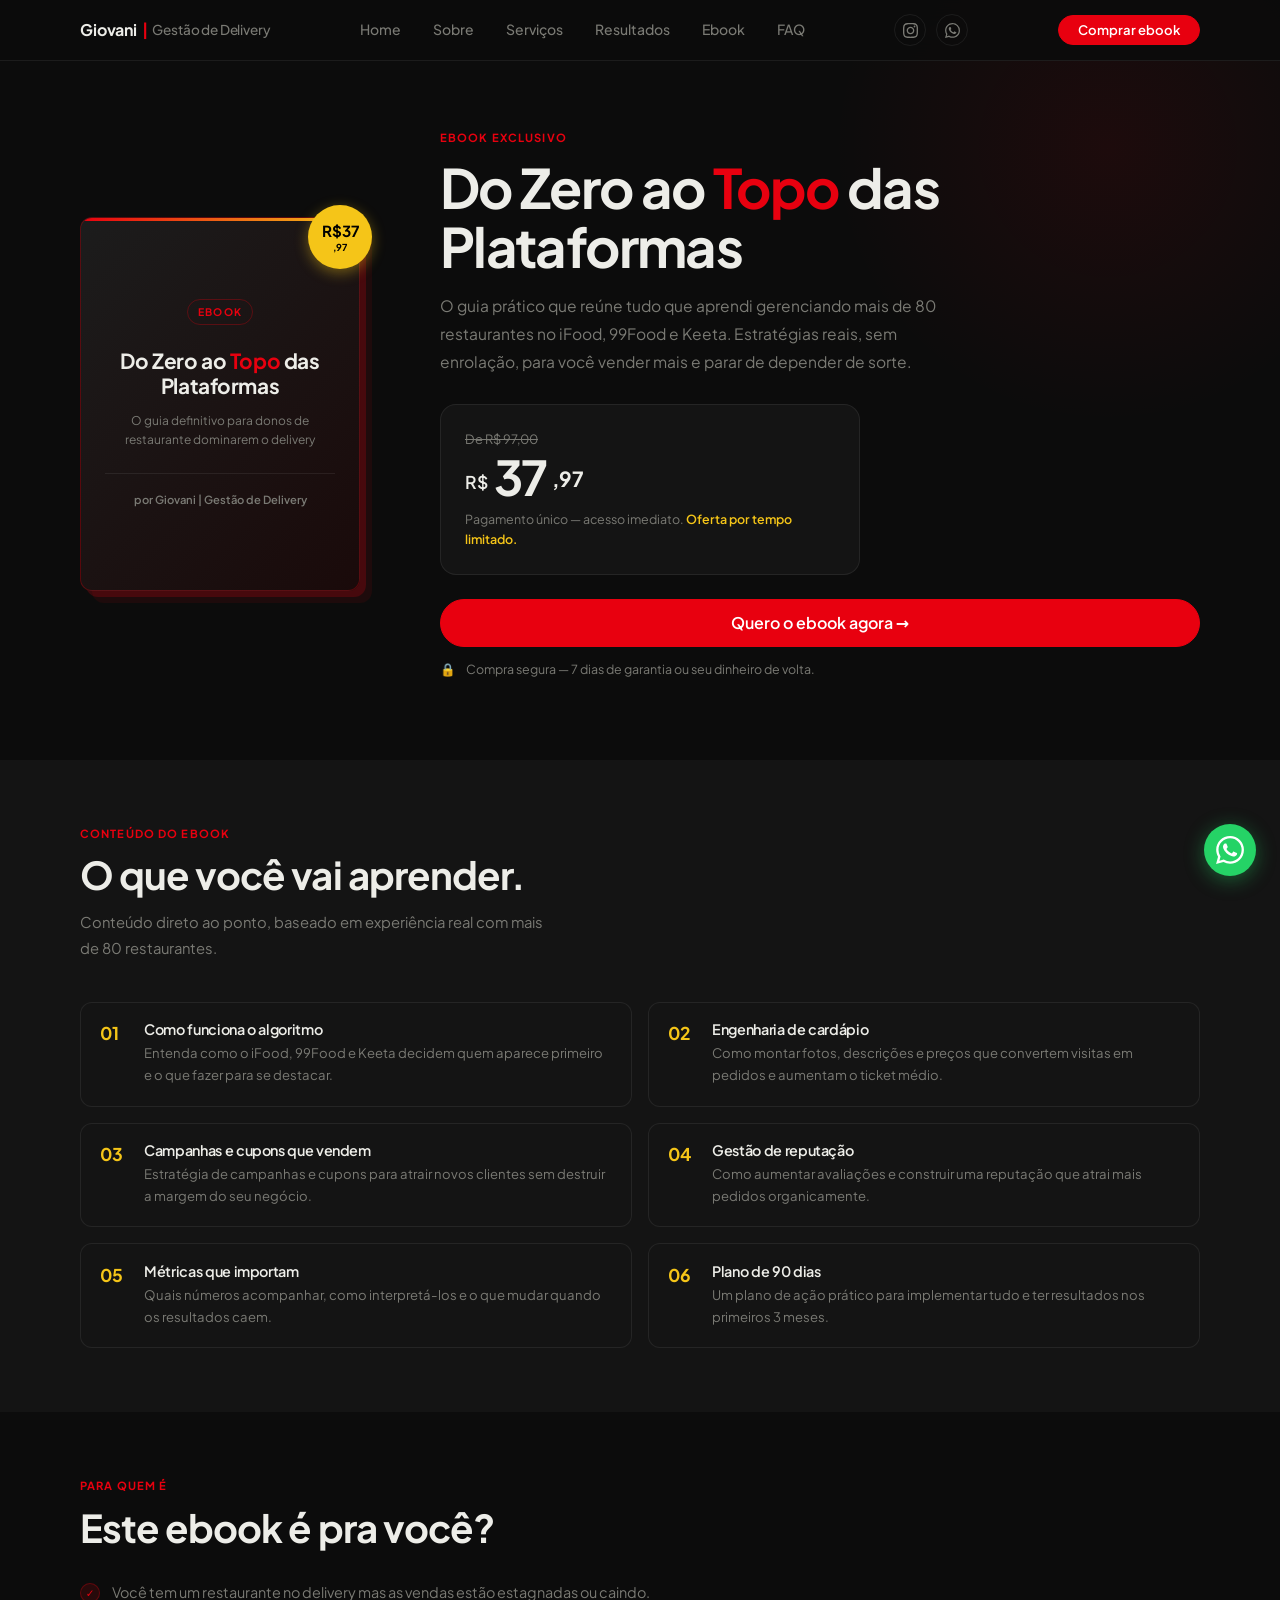
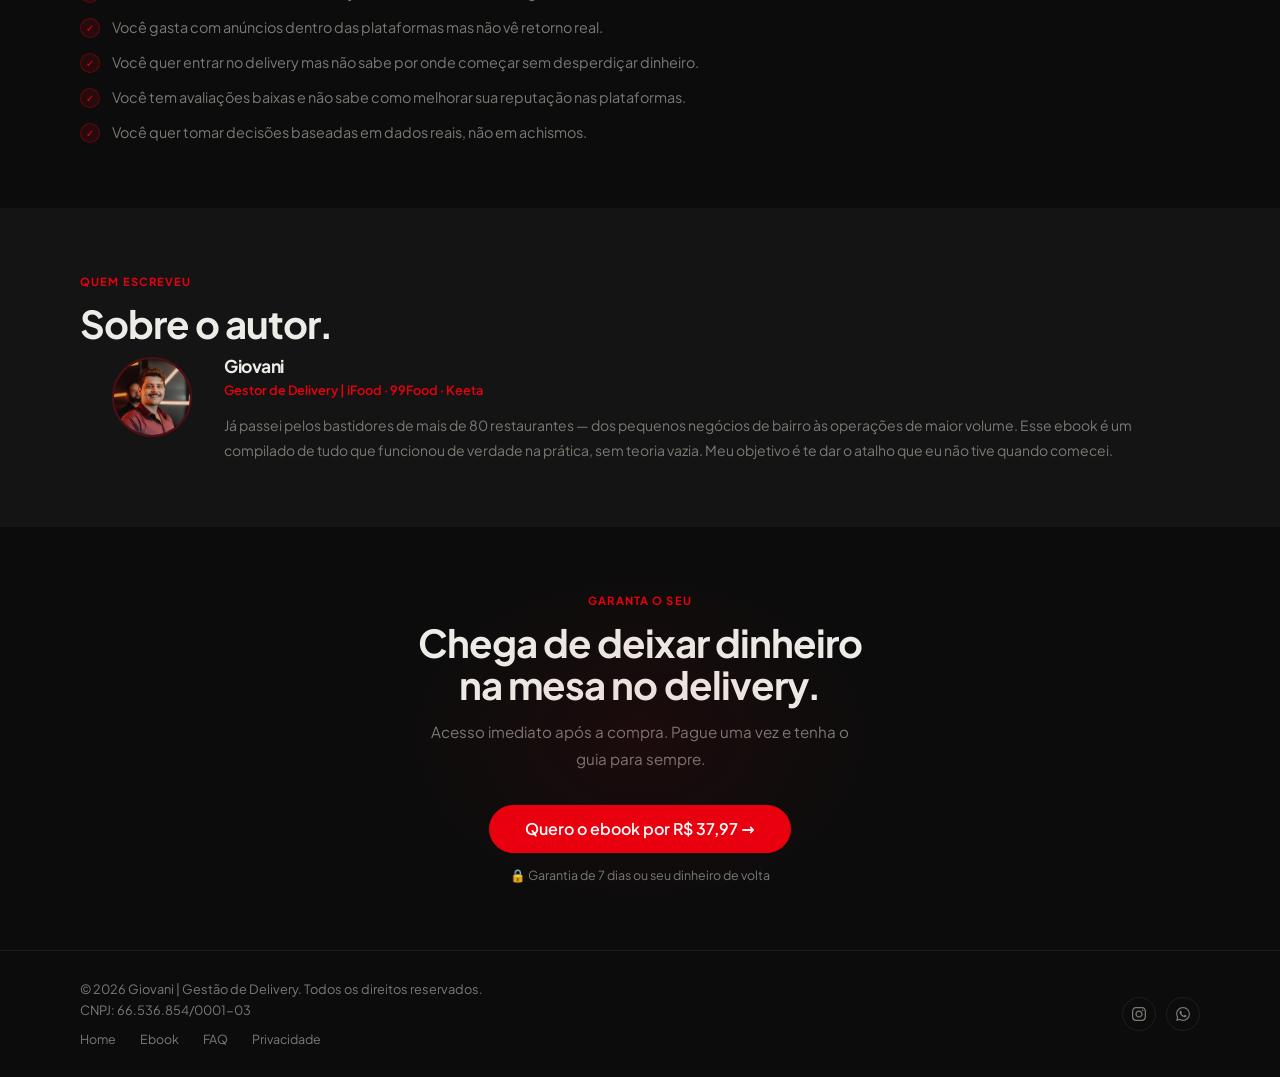
<file: ebook.html>
<!DOCTYPE html>
<html lang="pt-BR">
<head>
  <meta charset="UTF-8" />
  <meta name="viewport" content="width=device-width, initial-scale=1.0" />
  <title>Ebook Do Zero ao Topo das Plataformas | iFood, 99Food e Keeta</title>
  <meta name="description" content="Guia prático para donos de restaurante venderem mais no iFood, 99Food e Keeta. Baseado na gestão de mais de 80 restaurantes. R$ 37,97, acesso imediato e garantia de 7 dias." />
  <meta name="author" content="Giovani" />
  <meta name="robots" content="index, follow, max-snippet:-1, max-image-preview:large, max-video-preview:-1" />
  <meta name="theme-color" content="#0C0C0C" />
  <link rel="canonical" href="https://giovanigestordedelivery.com.br/ebook" />
  <link rel="alternate" hreflang="pt-BR" href="https://giovanigestordedelivery.com.br/ebook" />
  <link rel="alternate" hreflang="x-default" href="https://giovanigestordedelivery.com.br/ebook" />
  <meta name="geo.region" content="BR" />
  <meta name="language" content="pt-BR" />

  <meta property="og:type" content="website" />
  <meta property="og:site_name" content="Giovani | Gestão de Delivery" />
  <meta property="og:locale" content="pt_BR" />
  <meta property="og:url" content="https://giovanigestordedelivery.com.br/ebook" />
  <meta property="og:title" content="Ebook Do Zero ao Topo das Plataformas | iFood, 99Food e Keeta" />
  <meta property="og:description" content="Guia prático para donos de restaurante venderem mais no iFood, 99Food e Keeta. Baseado na gestão de mais de 80 restaurantes. R$ 37,97, acesso imediato e garantia de 7 dias." />
  <meta property="og:image" content="https://giovanigestordedelivery.com.br/assets/og-image.jpg" />
  <meta property="og:image:width" content="1200" />
  <meta property="og:image:height" content="630" />
  <meta property="og:image:alt" content="Giovani, autor do ebook Do Zero ao Topo das Plataformas" />
  <meta name="twitter:card" content="summary_large_image" />
  <meta name="twitter:title" content="Ebook Do Zero ao Topo das Plataformas | iFood, 99Food e Keeta" />
  <meta name="twitter:description" content="Guia prático para donos de restaurante venderem mais no iFood, 99Food e Keeta. Baseado na gestão de mais de 80 restaurantes. R$ 37,97, acesso imediato e garantia de 7 dias." />
  <meta name="twitter:image" content="https://giovanigestordedelivery.com.br/assets/og-image.jpg" />
  <link rel="icon" href="/favicon.ico" sizes="48x48" />
  <link rel="icon" type="image/png" href="/favicon-48.png" sizes="48x48" />
  <link rel="icon" type="image/png" href="/icon-192.png" sizes="192x192" />
  <link rel="apple-touch-icon" href="/apple-touch-icon.png" />
  <link rel="manifest" href="/site.webmanifest" />
  <link rel="preload" href="/fonts/plus-jakarta-sans-latin.woff2" as="font" type="font/woff2" crossorigin />
  <link rel="stylesheet" href="css/style.css" />
  <style>
    /* ── HERO ── */
    .ebook-hero { padding-top: 6rem; padding-bottom: 4rem; overflow: hidden; position: relative; }
    .ebook-hero::before {
      content: ''; position: absolute; top: -20%; right: -10%;
      width: min(600px,100vw); height: min(600px,100vw);
      background: radial-gradient(circle, rgba(232,0,15,.08) 0%, transparent 65%);
      pointer-events: none;
    }
    .ebook-hero-inner { display: flex; flex-direction: column; gap: 3rem; position: relative; z-index: 1; }

    /* cover mockup */
    .ebook-cover-wrap { width: 100%; max-width: 280px; margin: 0 auto; position: relative; }
    .ebook-cover {
      width: 100%; aspect-ratio: 3/4;
      background: linear-gradient(135deg, var(--dark-3) 0%, #1a0a0a 100%);
      border: 1px solid var(--orange-border); border-radius: 12px;
      display: flex; flex-direction: column; align-items: center; justify-content: center;
      padding: 2rem 1.5rem; text-align: center;
      box-shadow: 6px 6px 0 rgba(232,0,15,.2), 12px 12px 0 rgba(232,0,15,.08);
      position: relative; overflow: hidden;
    }
    .ebook-cover::before {
      content: ''; position: absolute; top: 0; left: 0; right: 0; height: 3px;
      background: linear-gradient(90deg, var(--orange), var(--yellow));
    }
    .ebook-cover-tag {
      font-size: .65rem; font-weight: 700; letter-spacing: .12em; text-transform: uppercase;
      color: var(--orange); border: 1px solid var(--orange-border);
      padding: .2rem .6rem; border-radius: 50px; margin-bottom: 1.5rem;
    }
    .ebook-cover-title { font-size: 1.3rem; font-weight: 700; line-height: 1.2; letter-spacing: -.02em; color: var(--text); margin-bottom: .75rem; }
    .ebook-cover-title span { color: var(--orange); }
    .ebook-cover-sub { font-size: .75rem; color: var(--muted); line-height: 1.6; margin-bottom: 1.5rem; }
    .ebook-cover-author { font-size: .7rem; font-weight: 600; color: var(--muted); border-top: 1px solid var(--border); padding-top: 1rem; width: 100%; }
    .ebook-cover-badge {
      position: absolute; top: -12px; right: -12px;
      background: var(--yellow); color: #000; width: 64px; height: 64px;
      border-radius: 50%; display: flex; flex-direction: column;
      align-items: center; justify-content: center;
      font-size: .6rem; font-weight: 700; text-align: center; line-height: 1.3;
      box-shadow: 0 4px 14px rgba(245,197,24,.4);
    }
    .ebook-cover-badge strong { font-size: .95rem; display: block; }

    /* content */
    .ebook-content { flex: 1; }
    .ebook-pretitle { font-size: .7rem; font-weight: 700; letter-spacing: .1em; text-transform: uppercase; color: var(--orange); margin-bottom: .75rem; }
    .ebook-title { font-size: clamp(1.9rem, 6vw, 3.4rem); line-height: 1.08; letter-spacing: -.03em; margin-bottom: 1rem; }
    .ebook-desc  { font-size: .975rem; color: var(--muted); line-height: 1.8; margin-bottom: 1.75rem; max-width: 500px; }

    /* price box */
    .ebook-price-box {
      background: var(--dark-2); border: 1px solid var(--border);
      border-radius: 16px; padding: 1.5rem; margin-bottom: 1.5rem; max-width: 420px;
    }
    .ebook-price-from  { font-size: .8rem; color: var(--muted); text-decoration: line-through; margin-bottom: .15rem; }
    .ebook-price-main  { display: flex; align-items: flex-end; gap: .35rem; margin-bottom: .5rem; }
    .ebook-price-curr  { font-size: 1.1rem; font-weight: 600; color: var(--text); padding-bottom: 4px; }
    .ebook-price-value { font-size: 3rem; font-weight: 700; color: var(--text); line-height: 1; letter-spacing: -.03em; }
    .ebook-price-cents { font-size: 1.3rem; font-weight: 700; color: var(--text); padding-bottom: 4px; }
    .ebook-price-note  { font-size: .78rem; color: var(--muted); }
    .ebook-price-note span { color: var(--yellow); font-weight: 600; }

    .ebook-cta-wrap { display: flex; flex-direction: column; gap: .75rem; }
    .btn-ebook { font-size: 1rem; padding: .95rem 2.2rem; text-align: center; display: inline-flex; align-items: center; justify-content: center; gap: 8px; }
    .ebook-guarantee { display: flex; align-items: center; gap: .6rem; font-size: .78rem; color: var(--muted); }

    /* modules */
    .inside-grid { display: grid; grid-template-columns: 1fr; gap: 1rem; margin-top: 2.5rem; }
    .inside-item {
      display: flex; gap: 1rem; align-items: flex-start;
      padding: 1.2rem; background: var(--dark-2);
      border: 1px solid var(--border); border-radius: var(--radius-md);
    }
    .inside-num   { font-size: 1.1rem; font-weight: 700; color: var(--yellow); min-width: 28px; line-height: 1.3; }
    .inside-title { font-size: .9rem; font-weight: 600; margin-bottom: .25rem; }
    .inside-desc  { font-size: .82rem; color: var(--muted); line-height: 1.7; }

    /* for who */
    .forwho-list { margin-top: 2rem; display: flex; flex-direction: column; gap: .75rem; }
    .forwho-item { display: flex; align-items: flex-start; gap: .75rem; font-size: .9rem; color: var(--muted); line-height: 1.6; }
    .forwho-check {
      width: 20px; height: 20px; border-radius: 50%;
      background: var(--orange-dim); border: 1px solid var(--orange-border);
      display: flex; align-items: center; justify-content: center;
      color: var(--orange); font-size: .65rem; flex-shrink: 0; margin-top: 2px;
    }

    /* author */
    .author-inner { display: flex; flex-direction: column; gap: 1.5rem; align-items: flex-start; }
    .author-photo { width: 80px; height: 80px; object-fit: cover; object-position: center top; border-radius: 50%; border: 2px solid var(--orange-border); flex-shrink: 0; }
    .author-name  { font-size: 1.1rem; font-weight: 700; margin-bottom: .2rem; }
    .author-role  { font-size: .8rem; color: var(--orange); font-weight: 600; margin-bottom: .75rem; }
    .author-bio   { font-size: .875rem; color: var(--muted); line-height: 1.8; }

    /* cta bottom */
    .cta-bottom { text-align: center; position: relative; overflow: hidden; }
    .cta-bottom::before {
      content: ''; position: absolute; top: 50%; left: 50%;
      transform: translate(-50%,-50%); width: 500px; height: 350px;
      background: radial-gradient(ellipse, rgba(232,0,15,.07) 0%, transparent 70%);
      pointer-events: none;
    }

    .sec-title { font-size: clamp(1.6rem, 4vw, 2.4rem); margin-bottom: .75rem; }

    /* responsive */
    @media (min-width: 640px) {
      .inside-grid  { grid-template-columns: repeat(2,1fr); }
      .nav-socials  { display: flex; }
    }
    @media (min-width: 900px) {
      .ebook-hero       { padding-top: 8rem; padding-bottom: 5rem; }
      .ebook-hero-inner { flex-direction: row; align-items: center; gap: 5rem; }
      .ebook-cover-wrap { max-width: 280px; flex-shrink: 0; margin: 0; }
      .author-inner     { flex-direction: row; align-items: flex-start; gap: 2rem; }
    }
  </style>
</head>

<body>

  <!-- WHATSAPP FLUTUANTE -->
  <a href="https://wa.me/5518997632365?text=Ol%C3%A1%20Giovani!%20Vim%20pelo%20site%20e%20quero%20saber%20mais%20sobre%20o%20ebook." class="wa-float" target="_blank" rel="noopener noreferrer" aria-label="Falar no WhatsApp">
    <svg viewBox="0 0 24 24"><path d="M17.472 14.382c-.297-.149-1.758-.867-2.03-.967-.273-.099-.471-.148-.67.15-.197.297-.767.966-.94 1.164-.173.199-.347.223-.644.075-.297-.15-1.255-.463-2.39-1.475-.883-.788-1.48-1.761-1.653-2.059-.173-.297-.018-.458.13-.606.134-.133.298-.347.446-.52.149-.174.198-.298.298-.497.099-.198.05-.371-.025-.52-.075-.149-.669-1.612-.916-2.207-.242-.579-.487-.5-.669-.51-.173-.008-.371-.01-.57-.01-.198 0-.52.074-.792.372-.272.297-1.04 1.016-1.04 2.479 0 1.462 1.065 2.875 1.213 3.074.149.198 2.096 3.2 5.077 4.487.709.306 1.262.489 1.694.625.712.227 1.36.195 1.871.118.571-.085 1.758-.719 2.006-1.413.248-.694.248-1.289.173-1.413-.074-.124-.272-.198-.57-.347m-5.421 7.403h-.004a9.87 9.87 0 01-5.031-1.378l-.361-.214-3.741.982.998-3.648-.235-.374a9.86 9.86 0 01-1.51-5.26c.001-5.45 4.436-9.884 9.888-9.884 2.64 0 5.122 1.03 6.988 2.898a9.825 9.825 0 012.893 6.994c-.003 5.45-4.437 9.884-9.885 9.884m8.413-18.297A11.815 11.815 0 0012.05 0C5.495 0 .16 5.335.157 11.892c0 2.096.547 4.142 1.588 5.945L.057 24l6.305-1.654a11.882 11.882 0 005.683 1.448h.005c6.554 0 11.89-5.335 11.893-11.893a11.821 11.821 0 00-3.48-8.413z"/></svg>
  </a>

  <!-- NAV -->
  <header class="nav" role="banner">
    <div class="nav-inner">
      <a href="/" class="nav-logo">Giovani <span>|</span> <span class="nav-logo-sub">Gestão de Delivery</span></a>
      <nav class="nav-links" aria-label="Menu principal">
        <a href="/">Home</a>
        <a href="/#sobre">Sobre</a>
        <a href="/#servicos">Serviços</a>
        <a href="/#resultados">Resultados</a>
        <a href="/ebook">Ebook</a>
        <a href="/#faq">FAQ</a>
      </nav>
      <div class="nav-socials">
        <a href="https://www.instagram.com/giovani.ifood/" target="_blank" rel="noopener noreferrer" aria-label="Instagram">
          <svg viewBox="0 0 24 24"><path d="M12 2.163c3.204 0 3.584.012 4.85.07 3.252.148 4.771 1.691 4.919 4.919.058 1.265.069 1.645.069 4.849 0 3.205-.012 3.584-.069 4.849-.149 3.225-1.664 4.771-4.919 4.919-1.266.058-1.644.07-4.85.07-3.204 0-3.584-.012-4.849-.07-3.26-.149-4.771-1.699-4.919-4.92-.058-1.265-.07-1.644-.07-4.849 0-3.204.013-3.583.07-4.849.149-3.227 1.664-4.771 4.919-4.919 1.266-.057 1.645-.069 4.849-.069zm0-2.163c-3.259 0-3.667.014-4.947.072-4.358.2-6.78 2.618-6.98 6.98-.059 1.281-.073 1.689-.073 4.948 0 3.259.014 3.668.072 4.948.2 4.358 2.618 6.78 6.98 6.98 1.281.058 1.689.072 4.948.072 3.259 0 3.668-.014 4.948-.072 4.354-.2 6.782-2.618 6.979-6.98.059-1.28.073-1.689.073-4.948 0-3.259-.014-3.667-.072-4.947-.196-4.354-2.617-6.78-6.979-6.98-1.281-.059-1.69-.073-4.949-.073zm0 5.838c-3.403 0-6.162 2.759-6.162 6.162s2.759 6.163 6.162 6.163 6.162-2.759 6.162-6.163c0-3.403-2.759-6.162-6.162-6.162zm0 10.162c-2.209 0-4-1.79-4-4 0-2.209 1.791-4 4-4s4 1.791 4 4c0 2.21-1.791 4-4 4zm6.406-11.845c-.796 0-1.441.645-1.441 1.44s.645 1.44 1.441 1.44c.795 0 1.439-.645 1.439-1.44s-.644-1.44-1.439-1.44z"/></svg>
        </a>
        <a href="https://wa.me/5518997632365?text=Ol%C3%A1%20Giovani!%20Vim%20pelo%20site%20e%20quero%20saber%20mais%20sobre%20o%20ebook." target="_blank" rel="noopener noreferrer" aria-label="WhatsApp">
          <svg viewBox="0 0 24 24"><path d="M17.472 14.382c-.297-.149-1.758-.867-2.03-.967-.273-.099-.471-.148-.67.15-.197.297-.767.966-.94 1.164-.173.199-.347.223-.644.075-.297-.15-1.255-.463-2.39-1.475-.883-.788-1.48-1.761-1.653-2.059-.173-.297-.018-.458.13-.606.134-.133.298-.347.446-.52.149-.174.198-.298.298-.497.099-.198.05-.371-.025-.52-.075-.149-.669-1.612-.916-2.207-.242-.579-.487-.5-.669-.51-.173-.008-.371-.01-.57-.01-.198 0-.52.074-.792.372-.272.297-1.04 1.016-1.04 2.479 0 1.462 1.065 2.875 1.213 3.074.149.198 2.096 3.2 5.077 4.487.709.306 1.262.489 1.694.625.712.227 1.36.195 1.871.118.571-.085 1.758-.719 2.006-1.413.248-.694.248-1.289.173-1.413-.074-.124-.272-.198-.57-.347m-5.421 7.403h-.004a9.87 9.87 0 01-5.031-1.378l-.361-.214-3.741.982.998-3.648-.235-.374a9.86 9.86 0 01-1.51-5.26c.001-5.45 4.436-9.884 9.888-9.884 2.64 0 5.122 1.03 6.988 2.898a9.825 9.825 0 012.893 6.994c-.003 5.45-4.437 9.884-9.885 9.884m8.413-18.297A11.815 11.815 0 0012.05 0C5.495 0 .16 5.335.157 11.892c0 2.096.547 4.142 1.588 5.945L.057 24l6.305-1.654a11.882 11.882 0 005.683 1.448h.005c6.554 0 11.89-5.335 11.893-11.893a11.821 11.821 0 00-3.48-8.413z"/></svg>
        </a>
      </div>
      <a href="https://pay.cakto.com.br/5x4yhgq_942705" class="btn btn-primary nav-cta" target="_blank" rel="noopener noreferrer">Comprar ebook</a>
      <button class="nav-burger" id="burger" aria-label="Abrir menu" aria-expanded="false" aria-controls="nav-mobile">
        <span></span><span></span><span></span>
      </button>
    </div>
    <nav class="nav-mobile" id="nav-mobile" aria-label="Menu mobile">
      <a href="/">Home</a>
      <a href="/#sobre">Sobre</a>
      <a href="/#servicos">Serviços</a>
      <a href="/#resultados">Resultados</a>
      <a href="/ebook">Ebook</a>
      <a href="/#faq">FAQ</a>
      <a href="https://pay.cakto.com.br/5x4yhgq_942705" target="_blank" rel="noopener noreferrer">🛒 Comprar ebook — R$ 37,97</a>
    </nav>
  </header>

  <main>

    <!-- HERO EBOOK -->
    <section class="ebook-hero section" aria-label="Apresentação do ebook">
      <div class="container">
        <div class="ebook-hero-inner">
          <div class="ebook-cover-wrap reveal">
            <div class="ebook-cover">
              <div class="ebook-cover-tag">Ebook</div>
              <div class="ebook-cover-title">Do Zero ao <span>Topo</span> das Plataformas</div>
              <p class="ebook-cover-sub">O guia definitivo para donos de restaurante dominarem o delivery</p>
              <div class="ebook-cover-author">por Giovani | Gestão de Delivery</div>
            </div>
            <div class="ebook-cover-badge"><strong>R$37</strong>,97</div>
          </div>

          <div class="ebook-content">
            <p class="ebook-pretitle">Ebook exclusivo</p>
            <h1 class="ebook-title">Do Zero ao <span class="text-orange">Topo</span> das Plataformas</h1>
            <p class="ebook-desc">O guia prático que reúne tudo que aprendi gerenciando mais de 80 restaurantes no iFood, 99Food e Keeta. Estratégias reais, sem enrolação, para você vender mais e parar de depender de sorte.</p>

            <div class="ebook-price-box" id="comprar">
              <p class="ebook-price-from">De R$ 97,00</p>
              <div class="ebook-price-main">
                <span class="ebook-price-curr">R$</span>
                <span class="ebook-price-value">37</span>
                <span class="ebook-price-cents">,97</span>
              </div>
              <p class="ebook-price-note">Pagamento único — acesso imediato. <span>Oferta por tempo limitado.</span></p>
            </div>

            <div class="ebook-cta-wrap">
              <a href="https://pay.cakto.com.br/5x4yhgq_942705" class="btn btn-primary btn-ebook" target="_blank" rel="noopener noreferrer">Quero o ebook agora →</a>
              <div class="ebook-guarantee"><span>🔒</span><span>Compra segura — 7 dias de garantia ou seu dinheiro de volta.</span></div>
            </div>
          </div>
        </div>
      </div>
    </section>

    <!-- MÓDULOS -->
    <section class="section bg-alt" aria-labelledby="inside-title">
      <div class="container">
        <p class="section-label">Conteúdo do ebook</p>
        <h2 class="sec-title" id="inside-title">O que você vai aprender.</h2>
        <p class="text-muted" style="font-size:.925rem;max-width:480px;line-height:1.8;">Conteúdo direto ao ponto, baseado em experiência real com mais de 80 restaurantes.</p>
        <div class="inside-grid">
          <div class="inside-item reveal"><div class="inside-num">01</div><div><h3 class="inside-title">Como funciona o algoritmo</h3><p class="inside-desc">Entenda como o iFood, 99Food e Keeta decidem quem aparece primeiro e o que fazer para se destacar.</p></div></div>
          <div class="inside-item reveal"><div class="inside-num">02</div><div><h3 class="inside-title">Engenharia de cardápio</h3><p class="inside-desc">Como montar fotos, descrições e preços que convertem visitas em pedidos e aumentam o ticket médio.</p></div></div>
          <div class="inside-item reveal"><div class="inside-num">03</div><div><h3 class="inside-title">Campanhas e cupons que vendem</h3><p class="inside-desc">Estratégia de campanhas e cupons para atrair novos clientes sem destruir a margem do seu negócio.</p></div></div>
          <div class="inside-item reveal"><div class="inside-num">04</div><div><h3 class="inside-title">Gestão de reputação</h3><p class="inside-desc">Como aumentar avaliações e construir uma reputação que atrai mais pedidos organicamente.</p></div></div>
          <div class="inside-item reveal"><div class="inside-num">05</div><div><h3 class="inside-title">Métricas que importam</h3><p class="inside-desc">Quais números acompanhar, como interpretá-los e o que mudar quando os resultados caem.</p></div></div>
          <div class="inside-item reveal"><div class="inside-num">06</div><div><h3 class="inside-title">Plano de 90 dias</h3><p class="inside-desc">Um plano de ação prático para implementar tudo e ter resultados nos primeiros 3 meses.</p></div></div>
        </div>
      </div>
    </section>

    <!-- PARA QUEM É -->
    <section class="section" aria-labelledby="forwho-title">
      <div class="container">
        <p class="section-label">Para quem é</p>
        <h2 class="sec-title" id="forwho-title">Este ebook é pra você?</h2>
        <div class="forwho-list">
          <div class="forwho-item reveal"><div class="forwho-check">✓</div><span>Você tem um restaurante no delivery mas as vendas estão estagnadas ou caindo.</span></div>
          <div class="forwho-item reveal"><div class="forwho-check">✓</div><span>Você gasta com anúncios dentro das plataformas mas não vê retorno real.</span></div>
          <div class="forwho-item reveal"><div class="forwho-check">✓</div><span>Você quer entrar no delivery mas não sabe por onde começar sem desperdiçar dinheiro.</span></div>
          <div class="forwho-item reveal"><div class="forwho-check">✓</div><span>Você tem avaliações baixas e não sabe como melhorar sua reputação nas plataformas.</span></div>
          <div class="forwho-item reveal"><div class="forwho-check">✓</div><span>Você quer tomar decisões baseadas em dados reais, não em achismos.</span></div>
        </div>
      </div>
    </section>

    <!-- AUTOR -->
    <section class="section bg-alt" aria-labelledby="autor-title">
      <div class="container">
        <p class="section-label">Quem escreveu</p>
        <h2 class="sec-title" id="autor-title">Sobre o autor.</h2>
        <div class="author-inner reveal">
          <picture><source srcset="assets/giovani.webp" type="image/webp" /><img src="assets/giovani.jpg" alt="Foto de Giovani" class="author-photo" width="800" height="1200" loading="lazy" decoding="async" /></picture>
          <div>
            <h3 class="author-name">Giovani</h3>
            <p class="author-role">Gestor de Delivery | iFood · 99Food · Keeta</p>
            <p class="author-bio">Já passei pelos bastidores de mais de 80 restaurantes — dos pequenos negócios de bairro às operações de maior volume. Esse ebook é um compilado de tudo que funcionou de verdade na prática, sem teoria vazia. Meu objetivo é te dar o atalho que eu não tive quando comecei.</p>
          </div>
        </div>
      </div>
    </section>

    <!-- CTA FINAL -->
    <section class="section cta-bottom" aria-labelledby="cta-ebook-title">
      <div class="container">
        <p class="section-label">Garanta o seu</p>
        <h2 class="sec-title" id="cta-ebook-title">Chega de deixar dinheiro<br>na mesa no delivery.</h2>
        <p class="text-muted" style="font-size:.95rem;max-width:420px;margin:0 auto 2rem;line-height:1.8;text-align:center;">Acesso imediato após a compra. Pague uma vez e tenha o guia para sempre.</p>
        <div style="display:flex;flex-direction:column;align-items:center;gap:.75rem;">
          <a href="https://pay.cakto.com.br/5x4yhgq_942705" class="btn btn-primary btn-ebook" target="_blank" rel="noopener noreferrer">Quero o ebook por R$ 37,97 →</a>
          <span style="font-size:.78rem;color:var(--muted);">🔒 Garantia de 7 dias ou seu dinheiro de volta</span>
        </div>
      </div>
    </section>

  </main>

  <!-- FOOTER -->
  <footer class="footer" role="contentinfo">
    <div class="footer-inner">
      <div>
        <p class="footer-copy">© 2026 Giovani | Gestão de Delivery. Todos os direitos reservados.<br>CNPJ: 66.536.854/0001-03</p>
        <div style="display:flex;gap:1.5rem;margin-top:.5rem;">
          <a href="/" style="font-size:.78rem;color:var(--muted);transition:color .2s;" onmouseover="this.style.color='var(--text)'" onmouseout="this.style.color='var(--muted)'">Home</a>
          <a href="/ebook" style="font-size:.78rem;color:var(--muted);transition:color .2s;" onmouseover="this.style.color='var(--text)'" onmouseout="this.style.color='var(--muted)'">Ebook</a>
          <a href="/#faq" style="font-size:.78rem;color:var(--muted);transition:color .2s;" onmouseover="this.style.color='var(--text)'" onmouseout="this.style.color='var(--muted)'">FAQ</a>
          <a href="/privacidade" style="font-size:.78rem;color:var(--muted);transition:color .2s;" onmouseover="this.style.color='var(--text)'" onmouseout="this.style.color='var(--muted)'">Privacidade</a>
        </div>
      </div>
      <div class="footer-socials">
        <a href="https://www.instagram.com/giovani.ifood/" target="_blank" rel="noopener noreferrer" aria-label="Instagram">
          <svg viewBox="0 0 24 24"><path d="M12 2.163c3.204 0 3.584.012 4.85.07 3.252.148 4.771 1.691 4.919 4.919.058 1.265.069 1.645.069 4.849 0 3.205-.012 3.584-.069 4.849-.149 3.225-1.664 4.771-4.919 4.919-1.266.058-1.644.07-4.85.07-3.204 0-3.584-.012-4.849-.07-3.26-.149-4.771-1.699-4.919-4.92-.058-1.265-.07-1.644-.07-4.849 0-3.204.013-3.583.07-4.849.149-3.227 1.664-4.771 4.919-4.919 1.266-.057 1.645-.069 4.849-.069zm0-2.163c-3.259 0-3.667.014-4.947.072-4.358.2-6.78 2.618-6.98 6.98-.059 1.281-.073 1.689-.073 4.948 0 3.259.014 3.668.072 4.948.2 4.358 2.618 6.78 6.98 6.98 1.281.058 1.689.072 4.948.072 3.259 0 3.668-.014 4.948-.072 4.354-.2 6.782-2.618 6.979-6.98.059-1.28.073-1.689.073-4.948 0-3.259-.014-3.667-.072-4.947-.196-4.354-2.617-6.78-6.979-6.98-1.281-.059-1.69-.073-4.949-.073zm0 5.838c-3.403 0-6.162 2.759-6.162 6.162s2.759 6.163 6.162 6.163 6.162-2.759 6.162-6.163c0-3.403-2.759-6.162-6.162-6.162zm0 10.162c-2.209 0-4-1.79-4-4 0-2.209 1.791-4 4-4s4 1.791 4 4c0 2.21-1.791 4-4 4zm6.406-11.845c-.796 0-1.441.645-1.441 1.44s.645 1.44 1.441 1.44c.795 0 1.439-.645 1.439-1.44s-.644-1.44-1.439-1.44z"/></svg>
        </a>
        <a href="https://wa.me/5518997632365?text=Ol%C3%A1%20Giovani!%20Vim%20pelo%20site%20e%20quero%20saber%20mais%20sobre%20o%20ebook." target="_blank" rel="noopener noreferrer" aria-label="WhatsApp">
          <svg viewBox="0 0 24 24"><path d="M17.472 14.382c-.297-.149-1.758-.867-2.03-.967-.273-.099-.471-.148-.67.15-.197.297-.767.966-.94 1.164-.173.199-.347.223-.644.075-.297-.15-1.255-.463-2.39-1.475-.883-.788-1.48-1.761-1.653-2.059-.173-.297-.018-.458.13-.606.134-.133.298-.347.446-.52.149-.174.198-.298.298-.497.099-.198.05-.371-.025-.52-.075-.149-.669-1.612-.916-2.207-.242-.579-.487-.5-.669-.51-.173-.008-.371-.01-.57-.01-.198 0-.52.074-.792.372-.272.297-1.04 1.016-1.04 2.479 0 1.462 1.065 2.875 1.213 3.074.149.198 2.096 3.2 5.077 4.487.709.306 1.262.489 1.694.625.712.227 1.36.195 1.871.118.571-.085 1.758-.719 2.006-1.413.248-.694.248-1.289.173-1.413-.074-.124-.272-.198-.57-.347m-5.421 7.403h-.004a9.87 9.87 0 01-5.031-1.378l-.361-.214-3.741.982.998-3.648-.235-.374a9.86 9.86 0 01-1.51-5.26c.001-5.45 4.436-9.884 9.888-9.884 2.64 0 5.122 1.03 6.988 2.898a9.825 9.825 0 012.893 6.994c-.003 5.45-4.437 9.884-9.885 9.884m8.413-18.297A11.815 11.815 0 0012.05 0C5.495 0 .16 5.335.157 11.892c0 2.096.547 4.142 1.588 5.945L.057 24l6.305-1.654a11.882 11.882 0 005.683 1.448h.005c6.554 0 11.89-5.335 11.893-11.893a11.821 11.821 0 00-3.48-8.413z"/></svg>
        </a>
      </div>
    </div>
  </footer>

  <script type="application/ld+json">
  {"@context": "https://schema.org", "@graph": [{"@type": "Product", "@id": "https://giovanigestordedelivery.com.br/ebook#product", "name": "Do Zero ao Topo das Plataformas", "description": "Guia prático para donos de restaurante dominarem o iFood, 99Food e Keeta, com estratégias de cardápio, campanhas, reputação, métricas e um plano de 90 dias.", "image": "https://giovanigestordedelivery.com.br/assets/giovani-640.jpg", "category": "Ebook", "brand": {"@type": "Brand", "name": "Giovani | Gestão de Delivery"}, "author": {"@id": "https://giovanigestordedelivery.com.br/#giovani"}, "inLanguage": "pt-BR", "offers": {"@type": "Offer", "url": "https://pay.cakto.com.br/5x4yhgq_942705", "price": "37.97", "priceCurrency": "BRL", "availability": "https://schema.org/InStock", "seller": {"@id": "https://giovanigestordedelivery.com.br/#organization"}}}, {"@type": "Book", "@id": "https://giovanigestordedelivery.com.br/ebook#book", "name": "Do Zero ao Topo das Plataformas", "bookFormat": "https://schema.org/EBook", "inLanguage": "pt-BR", "author": {"@type": "Person", "@id": "https://giovanigestordedelivery.com.br/#giovani", "name": "Giovani"}, "about": ["iFood", "99Food", "Keeta", "Gestão de delivery"]}, {"@type": "BreadcrumbList", "itemListElement": [{"@type": "ListItem", "position": 1, "name": "Início", "item": "https://giovanigestordedelivery.com.br/"}, {"@type": "ListItem", "position": 2, "name": "Ebook", "item": "https://giovanigestordedelivery.com.br/ebook"}]}, {"@type": "WebPage", "@id": "https://giovanigestordedelivery.com.br/ebook#webpage", "url": "https://giovanigestordedelivery.com.br/ebook", "name": "Ebook Do Zero ao Topo das Plataformas | iFood, 99Food e Keeta", "inLanguage": "pt-BR", "isPartOf": {"@id": "https://giovanigestordedelivery.com.br/#website"}, "mainEntity": {"@id": "https://giovanigestordedelivery.com.br/ebook#product"}}, {"@type": "Person", "@id": "https://giovanigestordedelivery.com.br/#giovani", "name": "Giovani", "jobTitle": "Gestor de Delivery", "url": "https://giovanigestordedelivery.com.br/", "worksFor": {"@id": "https://giovanigestordedelivery.com.br/#organization"}}, {"@type": ["Organization", "ProfessionalService"], "@id": "https://giovanigestordedelivery.com.br/#organization", "name": "Giovani | Gestão de Delivery", "url": "https://giovanigestordedelivery.com.br/"}]}
  </script>

  <script src="js/main.js" defer></script>
</body>
</html>
</file>
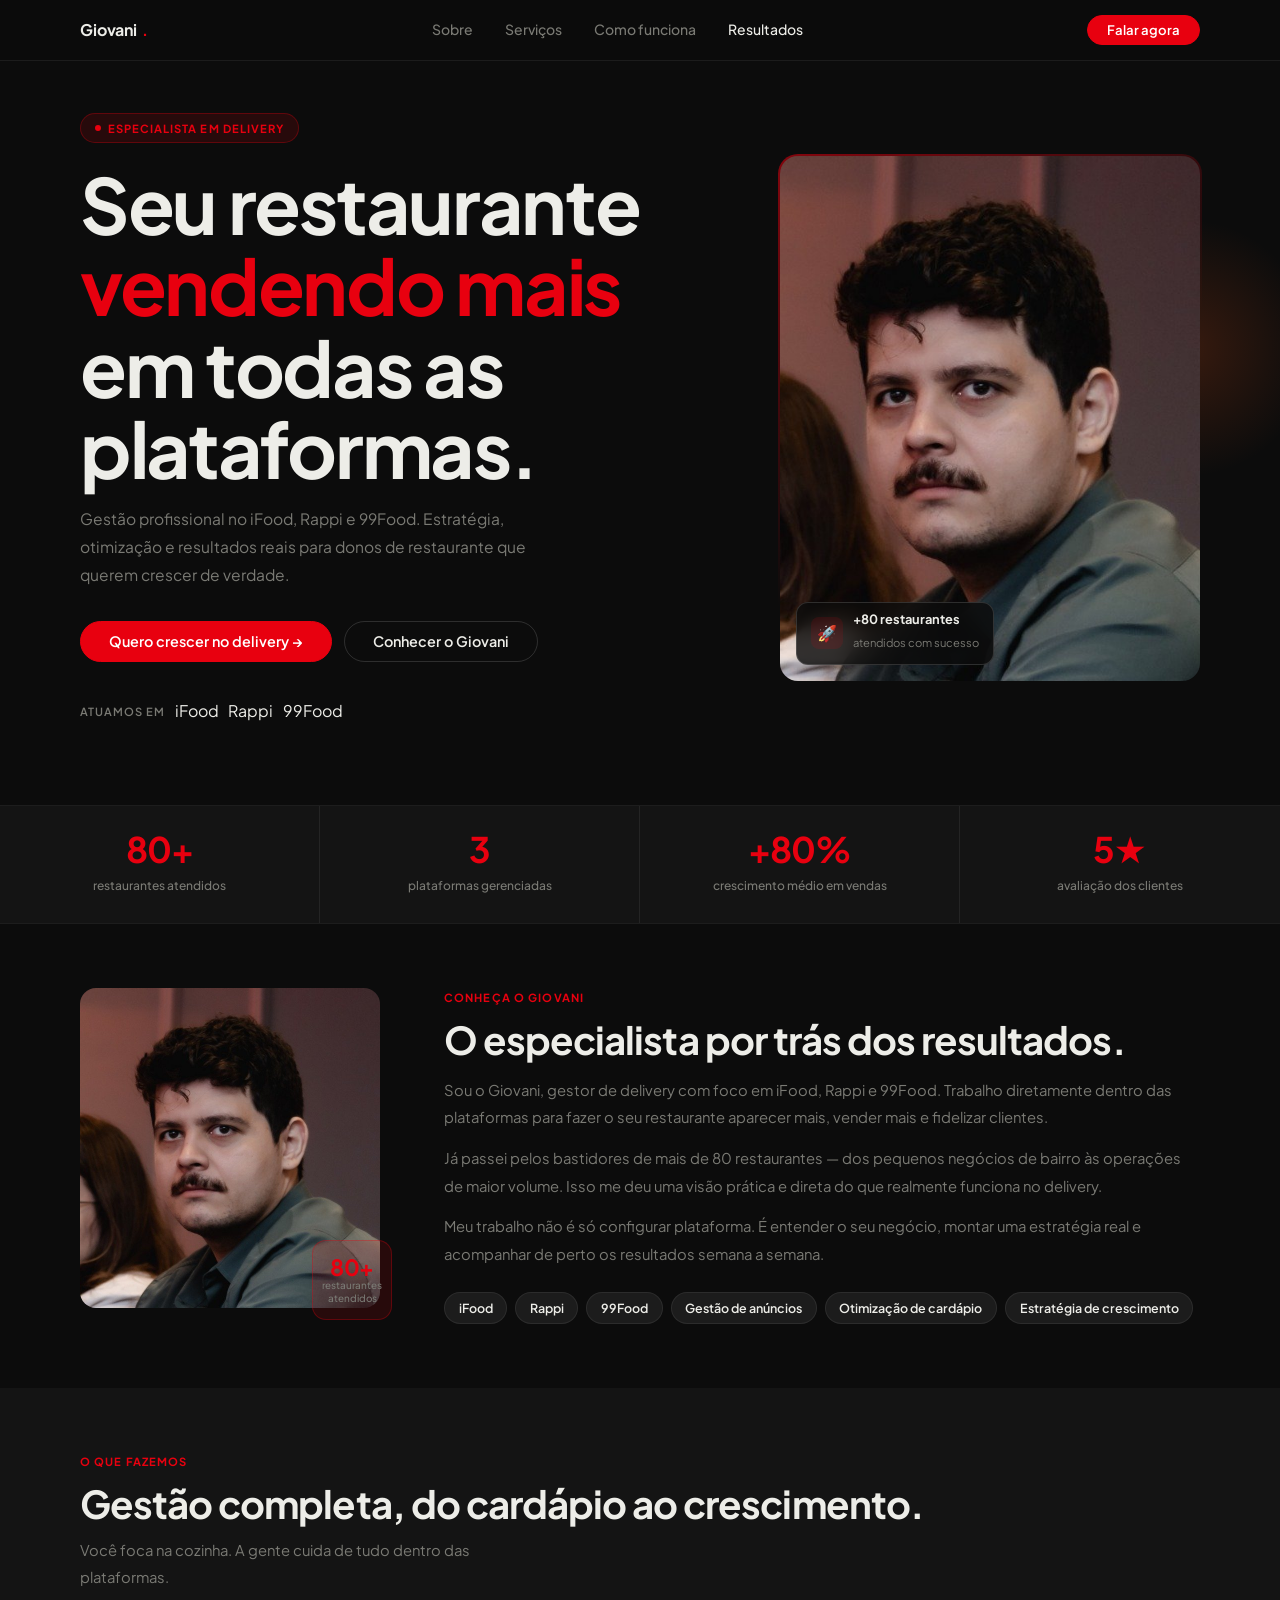
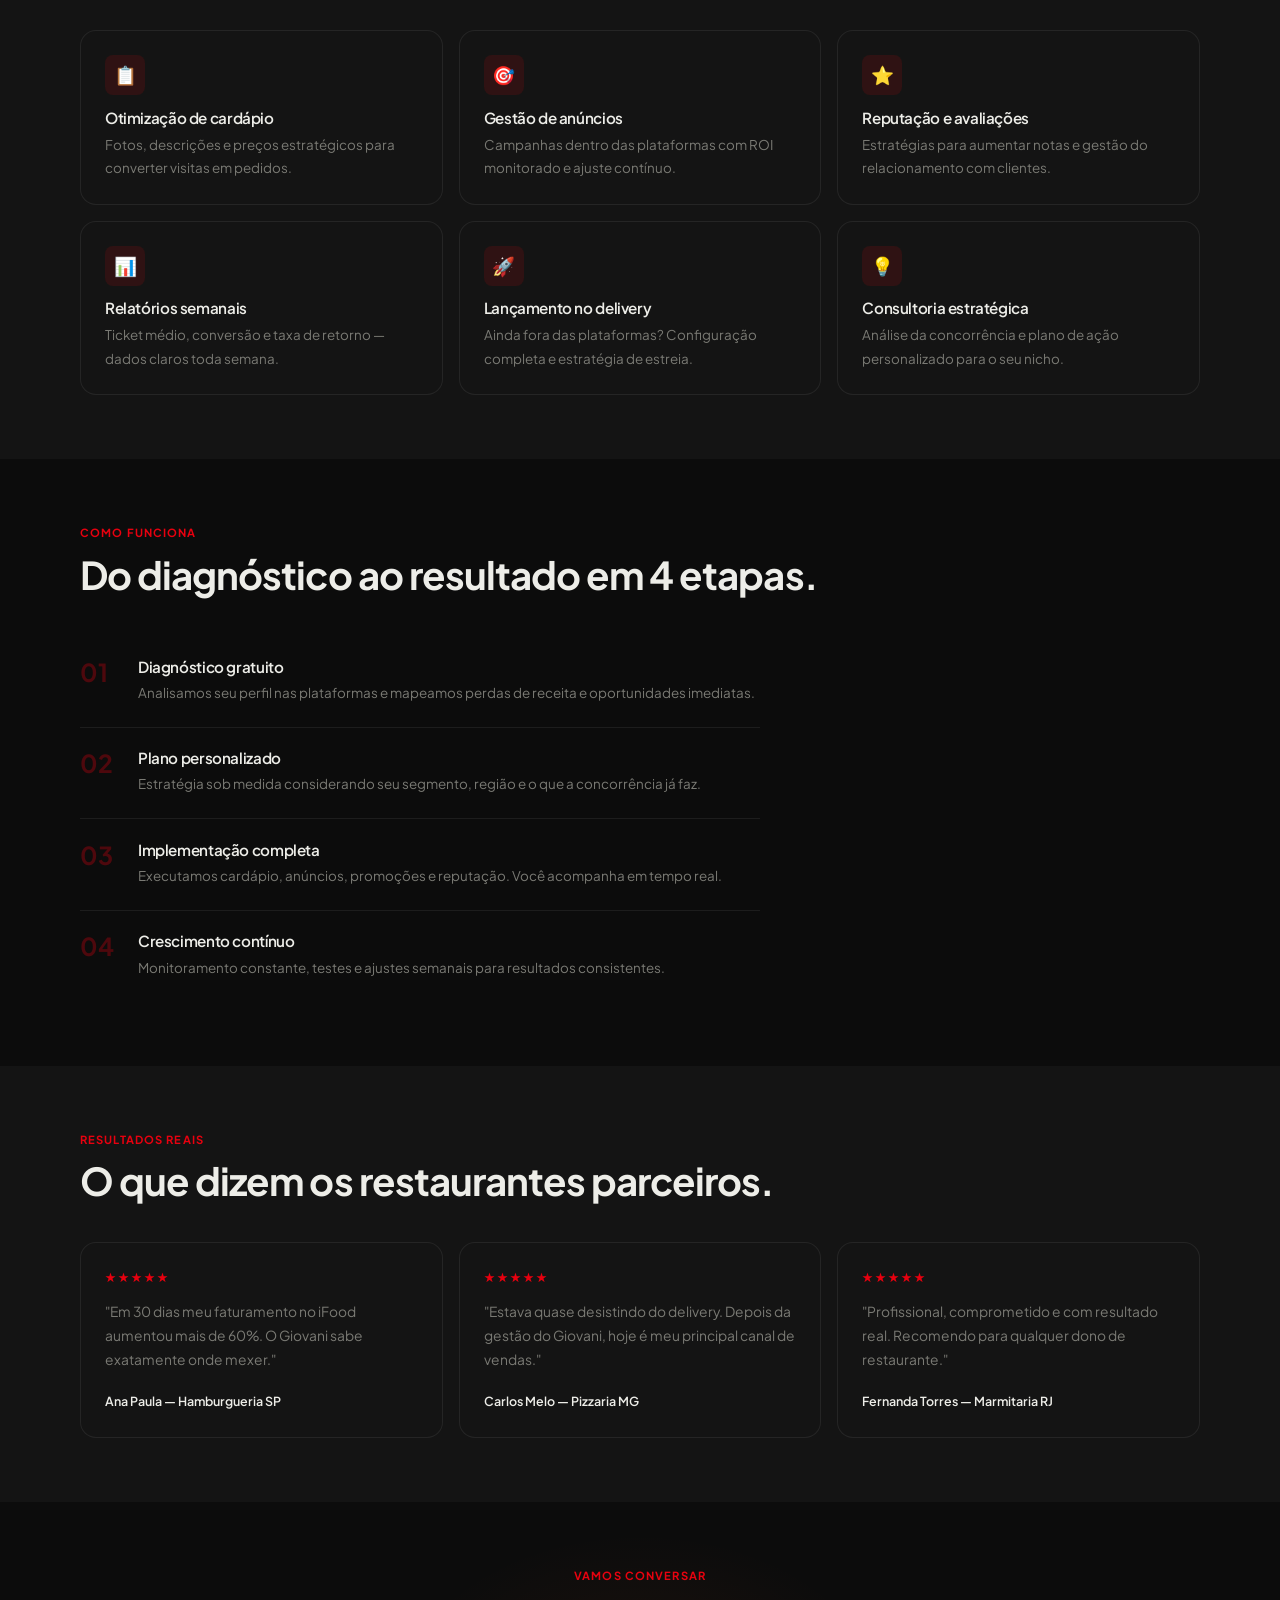
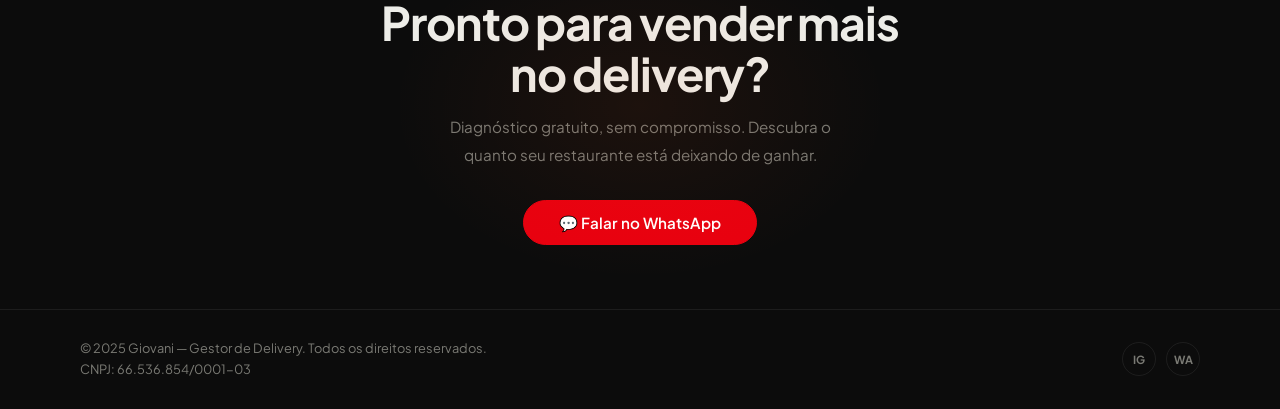
<file: giovani-delivery.html>
<!DOCTYPE html>
<html lang="pt-BR">
<head>
  <meta charset="UTF-8" />
  <meta name="viewport" content="width=device-width, initial-scale=1.0" />
  <meta name="description" content="Giovani — Gestor de Delivery especialista em iFood, Rappi e 99Food. Mais de 80 restaurantes atendidos. Aumente suas vendas no delivery com gestão profissional." />
  <meta name="robots" content="noindex, follow" />
  <link rel="canonical" href="https://giovanigestordedelivery.com.br/" />
  <meta name="theme-color" content="#0C0C0C" />
  <meta property="og:title"       content="Giovani | Gestor de Delivery" />
  <meta property="og:description" content="Especialista em iFood, Rappi e 99Food. +80 restaurantes atendidos." />
  <meta property="og:type"        content="website" />
  <title>Giovani | Gestor de Delivery</title>
  <link rel="icon" href="/favicon.ico" sizes="48x48" />
  <link rel="icon" type="image/png" href="/favicon-48.png" sizes="48x48" />
  <link rel="icon" type="image/png" href="/icon-192.png" sizes="192x192" />
  <link rel="apple-touch-icon" href="/apple-touch-icon.png" />
  <link rel="manifest" href="/site.webmanifest" />
  <link rel="preconnect" href="https://fonts.googleapis.com" />
  <link rel="preconnect" href="https://fonts.gstatic.com" crossorigin />
  <link href="https://fonts.googleapis.com/css2?family=Plus+Jakarta+Sans:wght@400;500;600;700&display=swap" rel="stylesheet" />
  <link rel="stylesheet" href="css/style.css" />
  <style>

    /* ── HERO ── */
    .hero {
      padding-top: 5.5rem;
      padding-bottom: 3.5rem;
      overflow: hidden;
    }

    .hero-inner {
      display: flex;
      flex-direction: column;
      gap: 2.5rem;
    }

    .hero-content { flex: 1; }

    .hero-title {
      font-size: clamp(2.1rem, 7.5vw, 4.8rem);
      line-height: 1.06;
      letter-spacing: -0.03em;
      margin: 1.25rem 0 1rem;
    }

    .hero-desc {
      font-size: 0.975rem;
      color: var(--muted);
      max-width: 460px;
      line-height: 1.8;
      margin-bottom: 2rem;
    }

    .hero-ctas {
      display: flex;
      flex-wrap: wrap;
      gap: 0.75rem;
      margin-bottom: 2.25rem;
    }

    .platforms-row {
      display: flex;
      flex-wrap: wrap;
      align-items: center;
      gap: 0.6rem;
    }

    .platforms-label {
      font-size: 0.7rem;
      font-weight: 600;
      letter-spacing: 0.09em;
      text-transform: uppercase;
      color: var(--muted);
    }

    /* hero photo — mobile: full width card */
    .hero-photo-wrap {
      position: relative;
      width: 100%;
      max-width: 340px;
      margin: 0 auto;
    }

    .hero-photo-wrap::before {
      content: '';
      position: absolute;
      inset: -2px;
      border-radius: 20px;
      background: linear-gradient(145deg, var(--orange) 0%, transparent 55%);
      z-index: 0;
      opacity: 0.55;
    }

    .hero-photo {
      position: relative;
      z-index: 1;
      width: 100%;
      aspect-ratio: 4/5;
      object-fit: cover;
      object-position: center top;
      border-radius: 18px;
      display: block;
    }

    /* floating badge on photo */
    .photo-badge {
      position: absolute;
      bottom: 1rem;
      left: 1rem;
      z-index: 2;
      background: rgba(12,12,12,0.82);
      backdrop-filter: blur(10px);
      -webkit-backdrop-filter: blur(10px);
      border: 1px solid var(--border-hover);
      border-radius: 12px;
      padding: 0.6rem 0.9rem;
      display: flex;
      align-items: center;
      gap: 0.6rem;
    }

    .photo-badge-icon {
      width: 32px;
      height: 32px;
      background: var(--orange-dim);
      border-radius: 8px;
      display: flex;
      align-items: center;
      justify-content: center;
      font-size: 1rem;
      flex-shrink: 0;
    }

    .photo-badge-text strong {
      display: block;
      font-size: 0.8rem;
      font-weight: 700;
      color: var(--text);
      line-height: 1.2;
    }

    .photo-badge-text span {
      font-size: 0.7rem;
      color: var(--muted);
    }

    /* glow behind photo */
    .hero-photo-wrap::after {
      content: '';
      position: absolute;
      top: 10%; right: -30%;
      width: 280px; height: 280px;
      background: radial-gradient(circle, rgba(255,92,26,0.18) 0%, transparent 65%);
      z-index: 0;
      pointer-events: none;
    }

    /* ── STATS BAR ── */
    .stats-bar {
      display: grid;
      grid-template-columns: repeat(2, 1fr);
      border-top: 1px solid var(--border);
      border-bottom: 1px solid var(--border);
    }

    .stat-item {
      background: var(--dark-2);
      padding: 1.6rem 1rem;
      text-align: center;
      border-right: 1px solid var(--border);
      border-bottom: 1px solid var(--border);
    }

    .stat-item:nth-child(2n) { border-right: none; }
    .stat-item:nth-last-child(-n+2) { border-bottom: none; }

    .stat-number {
      display: block;
      font-size: 2.2rem;
      font-weight: 700;
      color: var(--orange);
      line-height: 1;
      letter-spacing: -0.025em;
      margin-bottom: 0.3rem;
    }

    .stat-label {
      font-size: 0.75rem;
      color: var(--muted);
      font-weight: 500;
    }

    /* ── ABOUT ── */
    .about-inner {
      display: flex;
      flex-direction: column;
      gap: 2.5rem;
    }

    .about-photo-wrap {
      position: relative;
      width: 100%;
      max-width: 300px;
    }

    .about-photo {
      width: 100%;
      aspect-ratio: 1/1;
      object-fit: cover;
      object-position: center top;
      border-radius: 16px;
      display: block;
    }

    .about-photo-accent {
      position: absolute;
      bottom: -12px;
      right: -12px;
      width: 80px;
      height: 80px;
      background: var(--orange-dim);
      border: 1px solid var(--orange-border);
      border-radius: 14px;
      display: flex;
      flex-direction: column;
      align-items: center;
      justify-content: center;
      gap: 1px;
    }

    .about-photo-accent strong {
      font-size: 1.4rem;
      font-weight: 700;
      color: var(--orange);
      line-height: 1;
      letter-spacing: -0.02em;
    }

    .about-photo-accent span {
      font-size: 0.62rem;
      color: var(--muted);
      font-weight: 500;
      text-align: center;
      line-height: 1.3;
    }

    .about-content { flex: 1; }

    .about-title {
      font-size: clamp(1.6rem, 4vw, 2.4rem);
      margin-bottom: 1rem;
    }

    .about-text {
      font-size: 0.925rem;
      color: var(--muted);
      line-height: 1.85;
      margin-bottom: 0.85rem;
    }

    .about-tags {
      display: flex;
      flex-wrap: wrap;
      gap: 0.5rem;
      margin-top: 1.5rem;
    }

    .about-tag {
      background: var(--dark-3);
      border: 1px solid var(--border);
      border-radius: var(--radius-pill);
      padding: 0.3rem 0.85rem;
      font-size: 0.78rem;
      font-weight: 600;
      color: var(--text);
    }

    /* ── SERVICES ── */
    .services-grid {
      display: grid;
      grid-template-columns: 1fr;
      gap: 1rem;
      margin-top: 2.5rem;
    }

    .service-icon {
      width: 40px; height: 40px;
      background: var(--orange-dim);
      border-radius: var(--radius-sm);
      display: flex; align-items: center; justify-content: center;
      font-size: 1.15rem;
      margin-bottom: 0.9rem;
    }

    .service-title { font-size: 0.95rem; font-weight: 600; margin-bottom: 0.4rem; }
    .service-desc  { font-size: 0.84rem; color: var(--muted); line-height: 1.75; }

    /* ── STEPS ── */
    .steps-list { margin-top: 2.5rem; }

    .step-item {
      display: flex; gap: 1.25rem;
      padding: 1.4rem 0;
      border-bottom: 1px solid var(--border);
    }
    .step-item:last-child { border-bottom: none; }

    .step-num {
      font-size: 1.55rem; font-weight: 700;
      color: var(--orange-border);
      min-width: 38px; line-height: 1.1;
      letter-spacing: -0.02em;
    }

    .step-title { font-size: 0.95rem; font-weight: 600; margin-bottom: 0.35rem; }
    .step-desc  { font-size: 0.84rem; color: var(--muted); line-height: 1.75; }

    /* ── REVIEWS ── */
    .reviews-grid {
      display: grid;
      grid-template-columns: 1fr;
      gap: 1rem;
      margin-top: 2.5rem;
    }

    .review-stars { color: var(--orange); font-size: 0.78rem; letter-spacing: 2px; margin-bottom: 0.75rem; }
    .review-text  { font-size: 0.865rem; color: var(--muted); line-height: 1.75; margin-bottom: 0.9rem; }
    .review-author{ font-size: 0.78rem; font-weight: 600; color: var(--text); }

    /* ── CTA ── */
    .cta-section { text-align: center; position: relative; overflow: hidden; }
    .cta-section::before {
      content: '';
      position: absolute; top: 50%; left: 50%;
      transform: translate(-50%, -50%);
      width: 500px; height: 350px;
      background: radial-gradient(ellipse, rgba(255,92,26,0.07) 0%, transparent 70%);
      pointer-events: none;
    }
    .cta-title {
      font-size: clamp(1.7rem, 5vw, 2.9rem);
      margin-bottom: 0.9rem;
    }
    .cta-desc {
      font-size: 0.95rem; color: var(--muted);
      max-width: 400px; margin: 0 auto 2rem; line-height: 1.8;
    }

    .sec-title { font-size: clamp(1.6rem, 4vw, 2.4rem); margin-bottom: 0.75rem; }
    .bg-alt    { background: var(--dark-2); }

    /* ── TABLET ── */
    @media (min-width: 640px) {
      .services-grid  { grid-template-columns: repeat(2, 1fr); }
      .reviews-grid   { grid-template-columns: repeat(2, 1fr); }
    }

    /* ── DESKTOP ── */
    @media (min-width: 900px) {
      .hero { padding-top: 7rem; padding-bottom: 5rem; }

      .hero-inner {
        flex-direction: row;
        align-items: center;
        gap: 4rem;
      }

      .hero-photo-wrap {
        width: 420px;
        max-width: 420px;
        flex-shrink: 0;
        margin: 0;
      }

      .stats-bar {
        grid-template-columns: repeat(4, 1fr);
      }
      .stat-item { border-bottom: none; }
      .stat-item:nth-child(2n)     { border-right: 1px solid var(--border); }
      .stat-item:last-child        { border-right: none; }

      .about-inner {
        flex-direction: row;
        align-items: flex-start;
        gap: 4rem;
      }

      .about-photo-wrap {
        width: 320px;
        flex-shrink: 0;
      }

      .services-grid  { grid-template-columns: repeat(3, 1fr); }
      .reviews-grid   { grid-template-columns: repeat(3, 1fr); }
      .steps-list     { max-width: 680px; }
    }
  </style>
</head>

<body>

  <!-- NAV -->
  <header class="nav" role="banner">
    <div class="nav-inner">
      <a href="/" class="nav-logo" aria-label="Giovani — Gestor de Delivery">Giovani<span>.</span></a>
      <nav class="nav-links" aria-label="Menu principal">
        <a href="#sobre">Sobre</a>
        <a href="#servicos">Serviços</a>
        <a href="#processo">Como funciona</a>
        <a href="#resultados">Resultados</a>
      </nav>
      <a href="https://wa.me/5518997632365?text=Ol%C3%A1%20Giovani!%20Vim%20pelo%20site%20e%20quero%20crescer%20no%20delivery."
         class="btn btn-primary nav-cta"
         target="_blank" rel="noopener noreferrer">Falar agora</a>
      <button class="nav-burger" id="burger"
              aria-label="Abrir menu" aria-expanded="false" aria-controls="nav-mobile">
        <span></span><span></span><span></span>
      </button>
    </div>
    <nav class="nav-mobile" id="nav-mobile" aria-label="Menu mobile">
      <a href="#sobre">Sobre</a>
      <a href="#servicos">Serviços</a>
      <a href="#processo">Como funciona</a>
      <a href="#resultados">Resultados</a>
      <a href="https://wa.me/5518997632365?text=Ol%C3%A1%20Giovani!%20Vim%20pelo%20site%20e%20quero%20crescer%20no%20delivery."
         target="_blank" rel="noopener noreferrer">💬 Falar no WhatsApp</a>
    </nav>
  </header>


  <main>

    <!-- ══ HERO ══ -->
    <section class="hero section" aria-label="Apresentação">
      <div class="container">
        <div class="hero-inner">

          <!-- left: text -->
          <div class="hero-content">
            <div class="badge">
              <span class="badge-dot" aria-hidden="true"></span>
              Especialista em Delivery
            </div>

            <h1 class="hero-title">
              Seu restaurante <span class="text-orange">vendendo mais</span>
              em todas as plataformas.
            </h1>

            <p class="hero-desc">
              Gestão profissional no iFood, Rappi e 99Food. Estratégia, otimização e resultados reais para donos de restaurante que querem crescer de verdade.
            </p>

            <div class="hero-ctas">
              <a href="https://wa.me/5518997632365?text=Ol%C3%A1%20Giovani!%20Vim%20pelo%20site%20e%20quero%20crescer%20no%20delivery."
                 class="btn btn-primary" target="_blank" rel="noopener noreferrer">
                Quero crescer no delivery →
              </a>
              <a href="#sobre" class="btn btn-outline">Conhecer o Giovani</a>
            </div>

            <div class="platforms-row">
              <span class="platforms-label">Atuamos em</span>
              <span class="platform-pill">iFood</span>
              <span class="platform-pill">Rappi</span>
              <span class="platform-pill">99Food</span>
            </div>
          </div>

          <!-- right: photo -->
          <div class="hero-photo-wrap reveal">
            <img
              src="assets/giovani.png"
              alt="Giovani, especialista em gestão de delivery"
              class="hero-photo"
              width="420" height="525"
              loading="eager"
            />
            <div class="photo-badge" aria-hidden="true">
              <div class="photo-badge-icon">🚀</div>
              <div class="photo-badge-text">
                <strong>+80 restaurantes</strong>
                <span>atendidos com sucesso</span>
              </div>
            </div>
          </div>

        </div>
      </div>
    </section>


    <!-- ══ STATS ══ -->
    <div class="stats-bar" role="region" aria-label="Números">
      <div class="stat-item reveal">
        <strong class="stat-number">80+</strong>
        <span class="stat-label">restaurantes atendidos</span>
      </div>
      <div class="stat-item reveal">
        <strong class="stat-number">3</strong>
        <span class="stat-label">plataformas gerenciadas</span>
      </div>
      <div class="stat-item reveal">
        <strong class="stat-number">+80%</strong>
        <span class="stat-label">crescimento médio em vendas</span>
      </div>
      <div class="stat-item reveal">
        <strong class="stat-number">5★</strong>
        <span class="stat-label">avaliação dos clientes</span>
      </div>
    </div>


    <!-- ══ ABOUT ══ -->
    <section class="section" id="sobre" aria-labelledby="sobre-title">
      <div class="container">
        <div class="about-inner">

          <!-- photo col -->
          <div class="about-photo-wrap reveal">
            <img
              src="assets/giovani.png"
              alt="Foto de Giovani"
              class="about-photo"
              width="320" height="320"
              loading="lazy"
            />
            <div class="about-photo-accent" aria-hidden="true">
              <strong>80+</strong>
              <span>restaurantes<br>atendidos</span>
            </div>
          </div>

          <!-- text col -->
          <div class="about-content reveal">
            <p class="section-label">Conheça o Giovani</p>
            <h2 class="about-title" id="sobre-title">
              O especialista por trás dos resultados.
            </h2>
            <p class="about-text">
              Sou o Giovani, gestor de delivery com foco em iFood, Rappi e 99Food. Trabalho diretamente dentro das plataformas para fazer o seu restaurante aparecer mais, vender mais e fidelizar clientes.
            </p>
            <p class="about-text">
              Já passei pelos bastidores de mais de 80 restaurantes — dos pequenos negócios de bairro às operações de maior volume. Isso me deu uma visão prática e direta do que realmente funciona no delivery.
            </p>
            <p class="about-text">
              Meu trabalho não é só configurar plataforma. É entender o seu negócio, montar uma estratégia real e acompanhar de perto os resultados semana a semana.
            </p>

            <div class="about-tags">
              <span class="about-tag">iFood</span>
              <span class="about-tag">Rappi</span>
              <span class="about-tag">99Food</span>
              <span class="about-tag">Gestão de anúncios</span>
              <span class="about-tag">Otimização de cardápio</span>
              <span class="about-tag">Estratégia de crescimento</span>
            </div>
          </div>

        </div>
      </div>
    </section>


    <!-- ══ SERVICES ══ -->
    <section class="section bg-alt" id="servicos" aria-labelledby="servicos-title">
      <div class="container">
        <p class="section-label">O que fazemos</p>
        <h2 class="sec-title" id="servicos-title">
          Gestão completa, do cardápio ao crescimento.
        </h2>
        <p class="text-muted" style="font-size:0.925rem; max-width:460px; line-height:1.8;">
          Você foca na cozinha. A gente cuida de tudo dentro das plataformas.
        </p>
        <div class="services-grid">
          <article class="card reveal">
            <div class="service-icon" aria-hidden="true">📋</div>
            <h3 class="service-title">Otimização de cardápio</h3>
            <p class="service-desc">Fotos, descrições e preços estratégicos para converter visitas em pedidos.</p>
          </article>
          <article class="card reveal">
            <div class="service-icon" aria-hidden="true">🎯</div>
            <h3 class="service-title">Gestão de anúncios</h3>
            <p class="service-desc">Campanhas dentro das plataformas com ROI monitorado e ajuste contínuo.</p>
          </article>
          <article class="card reveal">
            <div class="service-icon" aria-hidden="true">⭐</div>
            <h3 class="service-title">Reputação e avaliações</h3>
            <p class="service-desc">Estratégias para aumentar notas e gestão do relacionamento com clientes.</p>
          </article>
          <article class="card reveal">
            <div class="service-icon" aria-hidden="true">📊</div>
            <h3 class="service-title">Relatórios semanais</h3>
            <p class="service-desc">Ticket médio, conversão e taxa de retorno — dados claros toda semana.</p>
          </article>
          <article class="card reveal">
            <div class="service-icon" aria-hidden="true">🚀</div>
            <h3 class="service-title">Lançamento no delivery</h3>
            <p class="service-desc">Ainda fora das plataformas? Configuração completa e estratégia de estreia.</p>
          </article>
          <article class="card reveal">
            <div class="service-icon" aria-hidden="true">💡</div>
            <h3 class="service-title">Consultoria estratégica</h3>
            <p class="service-desc">Análise da concorrência e plano de ação personalizado para o seu nicho.</p>
          </article>
        </div>
      </div>
    </section>


    <!-- ══ HOW IT WORKS ══ -->
    <section class="section" id="processo" aria-labelledby="processo-title">
      <div class="container">
        <p class="section-label">Como funciona</p>
        <h2 class="sec-title" id="processo-title">
          Do diagnóstico ao resultado em 4 etapas.
        </h2>
        <div class="steps-list">
          <div class="step-item reveal">
            <div class="step-num" aria-hidden="true">01</div>
            <div>
              <h3 class="step-title">Diagnóstico gratuito</h3>
              <p class="step-desc">Analisamos seu perfil nas plataformas e mapeamos perdas de receita e oportunidades imediatas.</p>
            </div>
          </div>
          <div class="step-item reveal">
            <div class="step-num" aria-hidden="true">02</div>
            <div>
              <h3 class="step-title">Plano personalizado</h3>
              <p class="step-desc">Estratégia sob medida considerando seu segmento, região e o que a concorrência já faz.</p>
            </div>
          </div>
          <div class="step-item reveal">
            <div class="step-num" aria-hidden="true">03</div>
            <div>
              <h3 class="step-title">Implementação completa</h3>
              <p class="step-desc">Executamos cardápio, anúncios, promoções e reputação. Você acompanha em tempo real.</p>
            </div>
          </div>
          <div class="step-item reveal">
            <div class="step-num" aria-hidden="true">04</div>
            <div>
              <h3 class="step-title">Crescimento contínuo</h3>
              <p class="step-desc">Monitoramento constante, testes e ajustes semanais para resultados consistentes.</p>
            </div>
          </div>
        </div>
      </div>
    </section>


    <!-- ══ REVIEWS ══ -->
    <section class="section bg-alt" id="resultados" aria-labelledby="resultados-title">
      <div class="container">
        <p class="section-label">Resultados reais</p>
        <h2 class="sec-title" id="resultados-title">
          O que dizem os restaurantes parceiros.
        </h2>
        <div class="reviews-grid">
          <article class="card reveal">
            <div class="review-stars" aria-label="5 estrelas">★★★★★</div>
            <p class="review-text">"Em 30 dias meu faturamento no iFood aumentou mais de 60%. O Giovani sabe exatamente onde mexer."</p>
            <span class="review-author">Ana Paula — Hamburgueria SP</span>
          </article>
          <article class="card reveal">
            <div class="review-stars" aria-label="5 estrelas">★★★★★</div>
            <p class="review-text">"Estava quase desistindo do delivery. Depois da gestão do Giovani, hoje é meu principal canal de vendas."</p>
            <span class="review-author">Carlos Melo — Pizzaria MG</span>
          </article>
          <article class="card reveal">
            <div class="review-stars" aria-label="5 estrelas">★★★★★</div>
            <p class="review-text">"Profissional, comprometido e com resultado real. Recomendo para qualquer dono de restaurante."</p>
            <span class="review-author">Fernanda Torres — Marmitaria RJ</span>
          </article>
        </div>
      </div>
    </section>


    <!-- ══ CTA FINAL ══ -->
    <section class="section cta-section" aria-labelledby="cta-title">
      <div class="container">
        <p class="section-label">Vamos conversar</p>
        <h2 class="cta-title" id="cta-title">
          Pronto para vender mais<br>no delivery?
        </h2>
        <p class="cta-desc">
          Diagnóstico gratuito, sem compromisso. Descubra o quanto seu restaurante está deixando de ganhar.
        </p>
        <a href="https://wa.me/5518997632365?text=Ol%C3%A1%20Giovani!%20Vim%20pelo%20site%20e%20quero%20crescer%20no%20delivery."
           class="btn btn-primary"
           target="_blank" rel="noopener noreferrer"
           style="font-size:0.95rem; padding:.88rem 2.2rem;">
          💬 Falar no WhatsApp
        </a>
      </div>
    </section>

  </main>


  <!-- FOOTER -->
  <footer class="footer" role="contentinfo">
    <div class="footer-inner">
      <p class="footer-copy">© 2025 Giovani — Gestor de Delivery. Todos os direitos reservados.<br>CNPJ: 66.536.854/0001-03</p>
      <div class="footer-socials">
        <a href="https://www.instagram.com/giovani.ifood/"
           target="_blank" rel="noopener noreferrer" aria-label="Instagram">IG</a>
        <a href="https://wa.me/5518997632365?text=Ol%C3%A1%20Giovani!%20Vim%20pelo%20site%20e%20quero%20crescer%20no%20delivery."
           target="_blank" rel="noopener noreferrer" aria-label="WhatsApp">WA</a>
      </div>
    </div>
  </footer>

  <script src="js/main.js" defer></script>

</body>
</html>
</file>
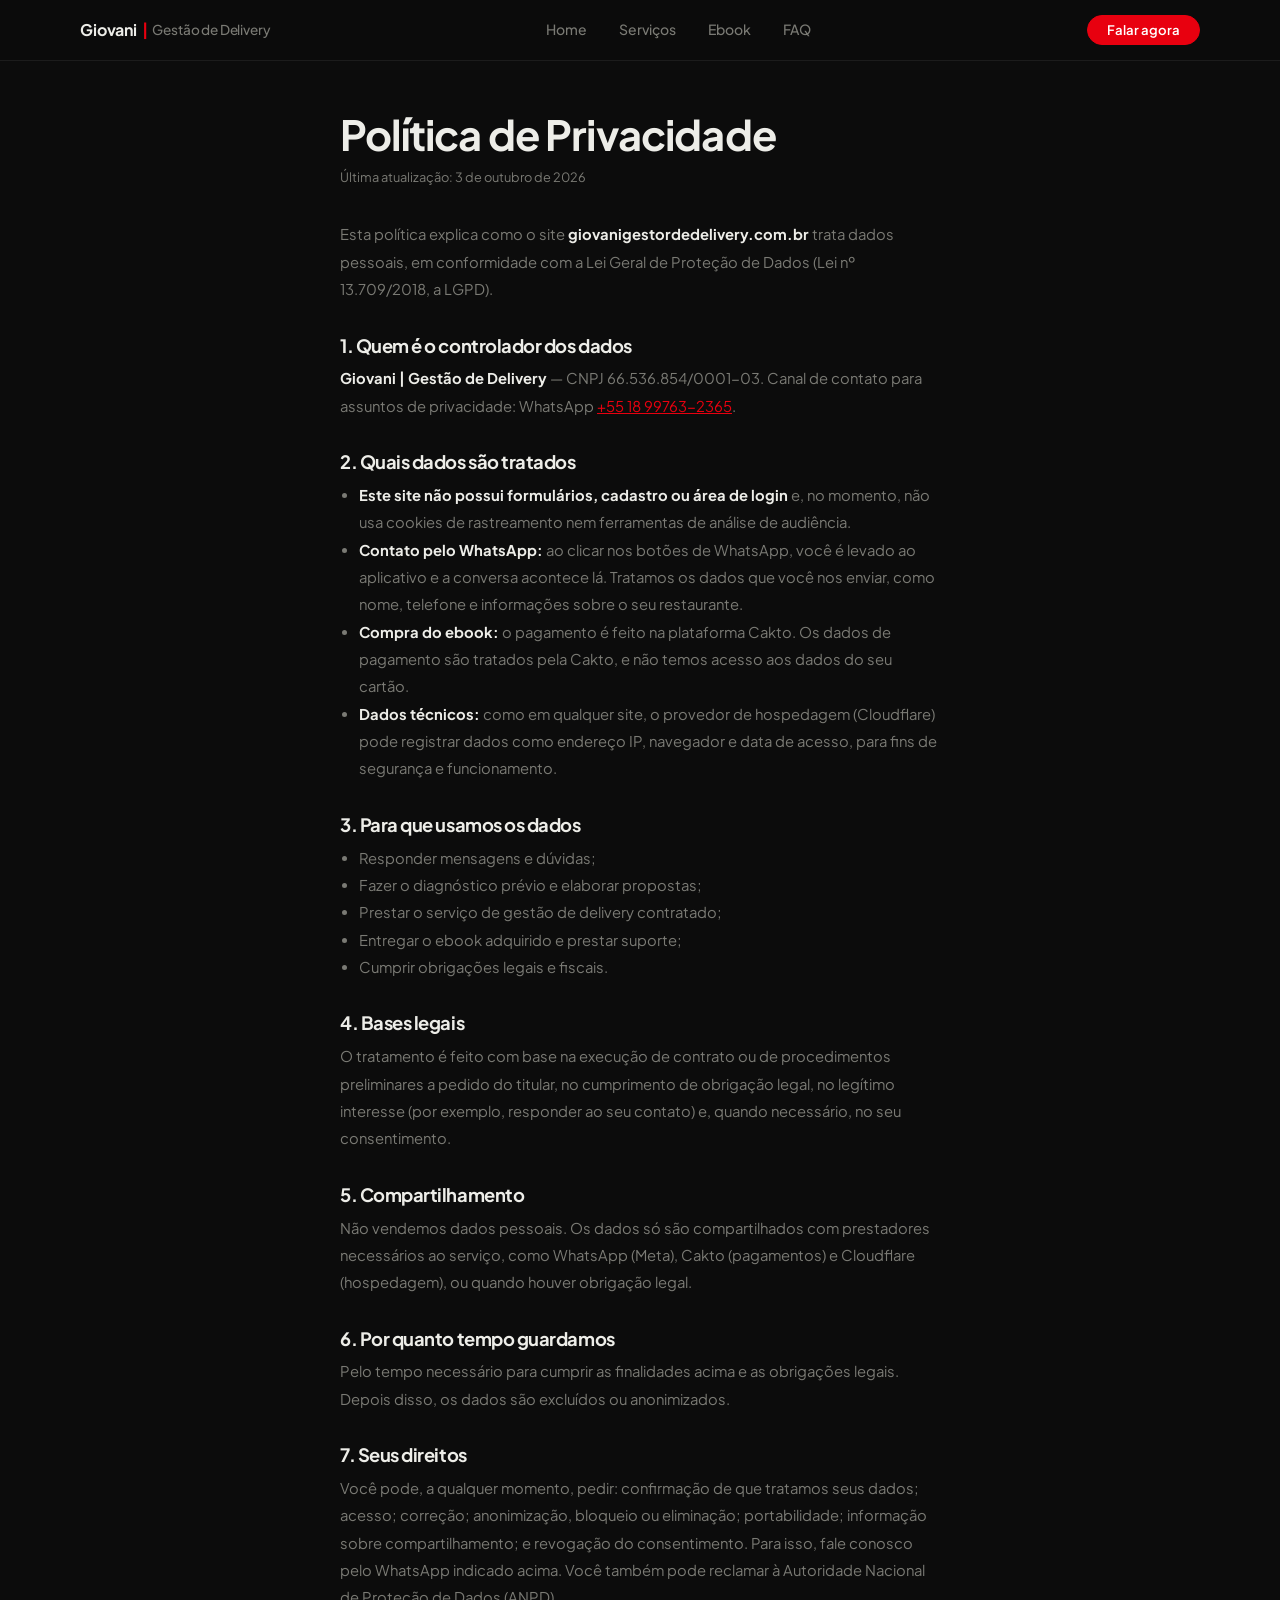
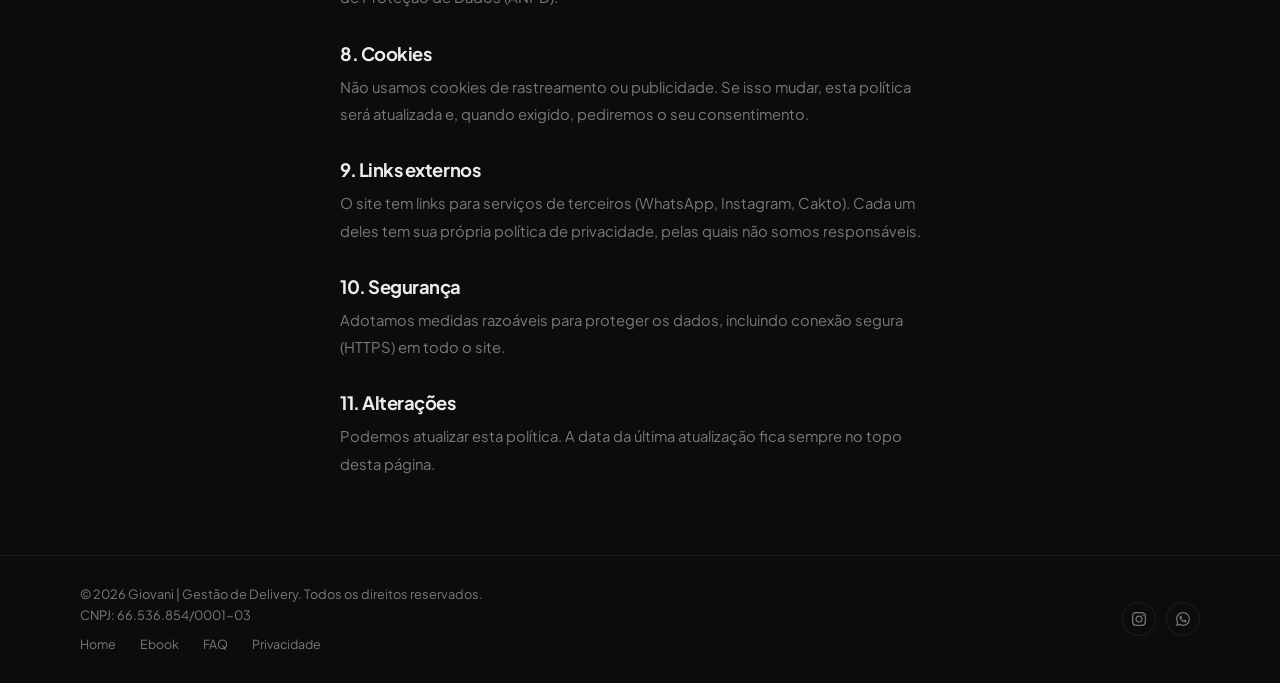
<file: privacidade.html>
<!DOCTYPE html>
<html lang="pt-BR">
<head>
  <meta charset="UTF-8" />
  <meta name="viewport" content="width=device-width, initial-scale=1.0" />
  <title>Política de Privacidade | Giovani — Gestão de Delivery</title>
  <meta name="description" content="Política de Privacidade do site Giovani | Gestão de Delivery: quais dados são tratados, para quê, seus direitos pela LGPD e como entrar em contato." />
  <meta name="robots" content="index, follow" />
  <meta name="theme-color" content="#0C0C0C" />
  <link rel="canonical" href="https://giovanigestordedelivery.com.br/privacidade" />
  <link rel="icon" href="/favicon.ico" sizes="48x48" />
  <link rel="icon" type="image/png" href="/favicon-48.png" sizes="48x48" />
  <link rel="icon" type="image/png" href="/icon-192.png" sizes="192x192" />
  <link rel="apple-touch-icon" href="/apple-touch-icon.png" />
  <link rel="manifest" href="/site.webmanifest" />
  <link rel="preload" href="/fonts/plus-jakarta-sans-latin.woff2" as="font" type="font/woff2" crossorigin />
  <link rel="stylesheet" href="/css/style.css" />
  <style>
    .legal { padding-top: 7rem; padding-bottom: 4rem; }
    .legal h1 { font-size: clamp(1.8rem, 5vw, 2.6rem); letter-spacing: -.02em; margin-bottom: .5rem; }
    .legal .updated { font-size: .8rem; color: var(--muted); margin-bottom: 2rem; }
    .legal h2 { font-size: 1.15rem; margin: 2rem 0 .6rem; }
    .legal p, .legal li { font-size: .925rem; color: var(--muted); line-height: 1.85; }
    .legal p { margin-bottom: .8rem; }
    .legal ul { margin: 0 0 .8rem 1.2rem; list-style: disc; }
    .legal a { color: var(--orange); text-decoration: underline; }
    .legal strong { color: var(--text); }
    .legal-inner { max-width: 760px; }
  </style>
</head>

<body>

  <header class="nav" role="banner">
    <div class="nav-inner">
      <a href="/" class="nav-logo">Giovani <span>|</span> <span class="nav-logo-sub">Gestão de Delivery</span></a>
      <nav class="nav-links" aria-label="Menu principal">
        <a href="/">Home</a>
        <a href="/#servicos">Serviços</a>
        <a href="/ebook">Ebook</a>
        <a href="/#faq">FAQ</a>
      </nav>
      <a href="https://wa.me/5518997632365?text=Ol%C3%A1%20Giovani!%20Vim%20pelo%20site%20e%20quero%20crescer%20no%20delivery." class="btn btn-primary nav-cta" target="_blank" rel="noopener noreferrer">Falar agora</a>
    </div>
  </header>

  <main>
    <section class="legal section" aria-labelledby="priv-title">
      <div class="container legal-inner">
        <h1 id="priv-title">Política de Privacidade</h1>
        <p class="updated">Última atualização: 3 de outubro de 2026</p>

        <p>Esta política explica como o site <strong>giovanigestordedelivery.com.br</strong> trata dados pessoais, em conformidade com a Lei Geral de Proteção de Dados (Lei nº 13.709/2018, a LGPD).</p>

        <h2>1. Quem é o controlador dos dados</h2>
        <p><strong>Giovani | Gestão de Delivery</strong> — CNPJ 66.536.854/0001-03. Canal de contato para assuntos de privacidade: WhatsApp <a href="https://wa.me/5518997632365?text=Ol%C3%A1%20Giovani!%20Quero%20falar%20sobre%20privacidade%20de%20dados." target="_blank" rel="noopener noreferrer">+55 18 99763-2365</a>.</p>

        <h2>2. Quais dados são tratados</h2>
        <ul>
          <li><strong>Este site não possui formulários, cadastro ou área de login</strong> e, no momento, não usa cookies de rastreamento nem ferramentas de análise de audiência.</li>
          <li><strong>Contato pelo WhatsApp:</strong> ao clicar nos botões de WhatsApp, você é levado ao aplicativo e a conversa acontece lá. Tratamos os dados que você nos enviar, como nome, telefone e informações sobre o seu restaurante.</li>
          <li><strong>Compra do ebook:</strong> o pagamento é feito na plataforma Cakto. Os dados de pagamento são tratados pela Cakto, e não temos acesso aos dados do seu cartão.</li>
          <li><strong>Dados técnicos:</strong> como em qualquer site, o provedor de hospedagem (Cloudflare) pode registrar dados como endereço IP, navegador e data de acesso, para fins de segurança e funcionamento.</li>
        </ul>

        <h2>3. Para que usamos os dados</h2>
        <ul>
          <li>Responder mensagens e dúvidas;</li>
          <li>Fazer o diagnóstico prévio e elaborar propostas;</li>
          <li>Prestar o serviço de gestão de delivery contratado;</li>
          <li>Entregar o ebook adquirido e prestar suporte;</li>
          <li>Cumprir obrigações legais e fiscais.</li>
        </ul>

        <h2>4. Bases legais</h2>
        <p>O tratamento é feito com base na execução de contrato ou de procedimentos preliminares a pedido do titular, no cumprimento de obrigação legal, no legítimo interesse (por exemplo, responder ao seu contato) e, quando necessário, no seu consentimento.</p>

        <h2>5. Compartilhamento</h2>
        <p>Não vendemos dados pessoais. Os dados só são compartilhados com prestadores necessários ao serviço, como WhatsApp (Meta), Cakto (pagamentos) e Cloudflare (hospedagem), ou quando houver obrigação legal.</p>

        <h2>6. Por quanto tempo guardamos</h2>
        <p>Pelo tempo necessário para cumprir as finalidades acima e as obrigações legais. Depois disso, os dados são excluídos ou anonimizados.</p>

        <h2>7. Seus direitos</h2>
        <p>Você pode, a qualquer momento, pedir: confirmação de que tratamos seus dados; acesso; correção; anonimização, bloqueio ou eliminação; portabilidade; informação sobre compartilhamento; e revogação do consentimento. Para isso, fale conosco pelo WhatsApp indicado acima. Você também pode reclamar à Autoridade Nacional de Proteção de Dados (ANPD).</p>

        <h2>8. Cookies</h2>
        <p>Não usamos cookies de rastreamento ou publicidade. Se isso mudar, esta política será atualizada e, quando exigido, pediremos o seu consentimento.</p>

        <h2>9. Links externos</h2>
        <p>O site tem links para serviços de terceiros (WhatsApp, Instagram, Cakto). Cada um deles tem sua própria política de privacidade, pelas quais não somos responsáveis.</p>

        <h2>10. Segurança</h2>
        <p>Adotamos medidas razoáveis para proteger os dados, incluindo conexão segura (HTTPS) em todo o site.</p>

        <h2>11. Alterações</h2>
        <p>Podemos atualizar esta política. A data da última atualização fica sempre no topo desta página.</p>
      </div>
    </section>
  </main>

  <!-- FOOTER -->
  <footer class="footer" role="contentinfo">
    <div class="footer-inner">
      <div>
        <p class="footer-copy">© 2026 Giovani | Gestão de Delivery. Todos os direitos reservados.<br>CNPJ: 66.536.854/0001-03</p>
        <div style="display:flex;gap:1.5rem;margin-top:.5rem;">
          <a href="/" style="font-size:.78rem;color:var(--muted);transition:color .2s;" onmouseover="this.style.color='var(--text)'" onmouseout="this.style.color='var(--muted)'">Home</a>
          <a href="/ebook" style="font-size:.78rem;color:var(--muted);transition:color .2s;" onmouseover="this.style.color='var(--text)'" onmouseout="this.style.color='var(--muted)'">Ebook</a>
          <a href="/#faq" style="font-size:.78rem;color:var(--muted);transition:color .2s;" onmouseover="this.style.color='var(--text)'" onmouseout="this.style.color='var(--muted)'">FAQ</a>
          <a href="/privacidade" style="font-size:.78rem;color:var(--muted);transition:color .2s;" onmouseover="this.style.color='var(--text)'" onmouseout="this.style.color='var(--muted)'">Privacidade</a>
        </div>
      </div>
      <div class="footer-socials">
        <a href="https://www.instagram.com/giovani.ifood/" target="_blank" rel="noopener noreferrer" aria-label="Instagram">
          <svg viewBox="0 0 24 24"><path d="M12 2.163c3.204 0 3.584.012 4.85.07 3.252.148 4.771 1.691 4.919 4.919.058 1.265.069 1.645.069 4.849 0 3.205-.012 3.584-.069 4.849-.149 3.225-1.664 4.771-4.919 4.919-1.266.058-1.644.07-4.85.07-3.204 0-3.584-.012-4.849-.07-3.26-.149-4.771-1.699-4.919-4.92-.058-1.265-.07-1.644-.07-4.849 0-3.204.013-3.583.07-4.849.149-3.227 1.664-4.771 4.919-4.919 1.266-.057 1.645-.069 4.849-.069zm0-2.163c-3.259 0-3.667.014-4.947.072-4.358.2-6.78 2.618-6.98 6.98-.059 1.281-.073 1.689-.073 4.948 0 3.259.014 3.668.072 4.948.2 4.358 2.618 6.78 6.98 6.98 1.281.058 1.689.072 4.948.072 3.259 0 3.668-.014 4.948-.072 4.354-.2 6.782-2.618 6.979-6.98.059-1.28.073-1.689.073-4.948 0-3.259-.014-3.667-.072-4.947-.196-4.354-2.617-6.78-6.979-6.98-1.281-.059-1.69-.073-4.949-.073zm0 5.838c-3.403 0-6.162 2.759-6.162 6.162s2.759 6.163 6.162 6.163 6.162-2.759 6.162-6.163c0-3.403-2.759-6.162-6.162-6.162zm0 10.162c-2.209 0-4-1.79-4-4 0-2.209 1.791-4 4-4s4 1.791 4 4c0 2.21-1.791 4-4 4zm6.406-11.845c-.796 0-1.441.645-1.441 1.44s.645 1.44 1.441 1.44c.795 0 1.439-.645 1.439-1.44s-.644-1.44-1.439-1.44z"/></svg>
        </a>
        <a href="https://wa.me/5518997632365?text=Ol%C3%A1%20Giovani!%20Vim%20pelo%20site." target="_blank" rel="noopener noreferrer" aria-label="WhatsApp">
          <svg viewBox="0 0 24 24"><path d="M17.472 14.382c-.297-.149-1.758-.867-2.03-.967-.273-.099-.471-.148-.67.15-.197.297-.767.966-.94 1.164-.173.199-.347.223-.644.075-.297-.15-1.255-.463-2.39-1.475-.883-.788-1.48-1.761-1.653-2.059-.173-.297-.018-.458.13-.606.134-.133.298-.347.446-.52.149-.174.198-.298.298-.497.099-.198.05-.371-.025-.52-.075-.149-.669-1.612-.916-2.207-.242-.579-.487-.5-.669-.51-.173-.008-.371-.01-.57-.01-.198 0-.52.074-.792.372-.272.297-1.04 1.016-1.04 2.479 0 1.462 1.065 2.875 1.213 3.074.149.198 2.096 3.2 5.077 4.487.709.306 1.262.489 1.694.625.712.227 1.36.195 1.871.118.571-.085 1.758-.719 2.006-1.413.248-.694.248-1.289.173-1.413-.074-.124-.272-.198-.57-.347m-5.421 7.403h-.004a9.87 9.87 0 01-5.031-1.378l-.361-.214-3.741.982.998-3.648-.235-.374a9.86 9.86 0 01-1.51-5.26c.001-5.45 4.436-9.884 9.888-9.884 2.64 0 5.122 1.03 6.988 2.898a9.825 9.825 0 012.893 6.994c-.003 5.45-4.437 9.884-9.885 9.884m8.413-18.297A11.815 11.815 0 0012.05 0C5.495 0 .16 5.335.157 11.892c0 2.096.547 4.142 1.588 5.945L.057 24l6.305-1.654a11.882 11.882 0 005.683 1.448h.005c6.554 0 11.89-5.335 11.893-11.893a11.821 11.821 0 00-3.48-8.413z"/></svg>
        </a>
      </div>
    </div>
  </footer>

  <script src="/js/main.js" defer></script>
</body>
</html>
</file>
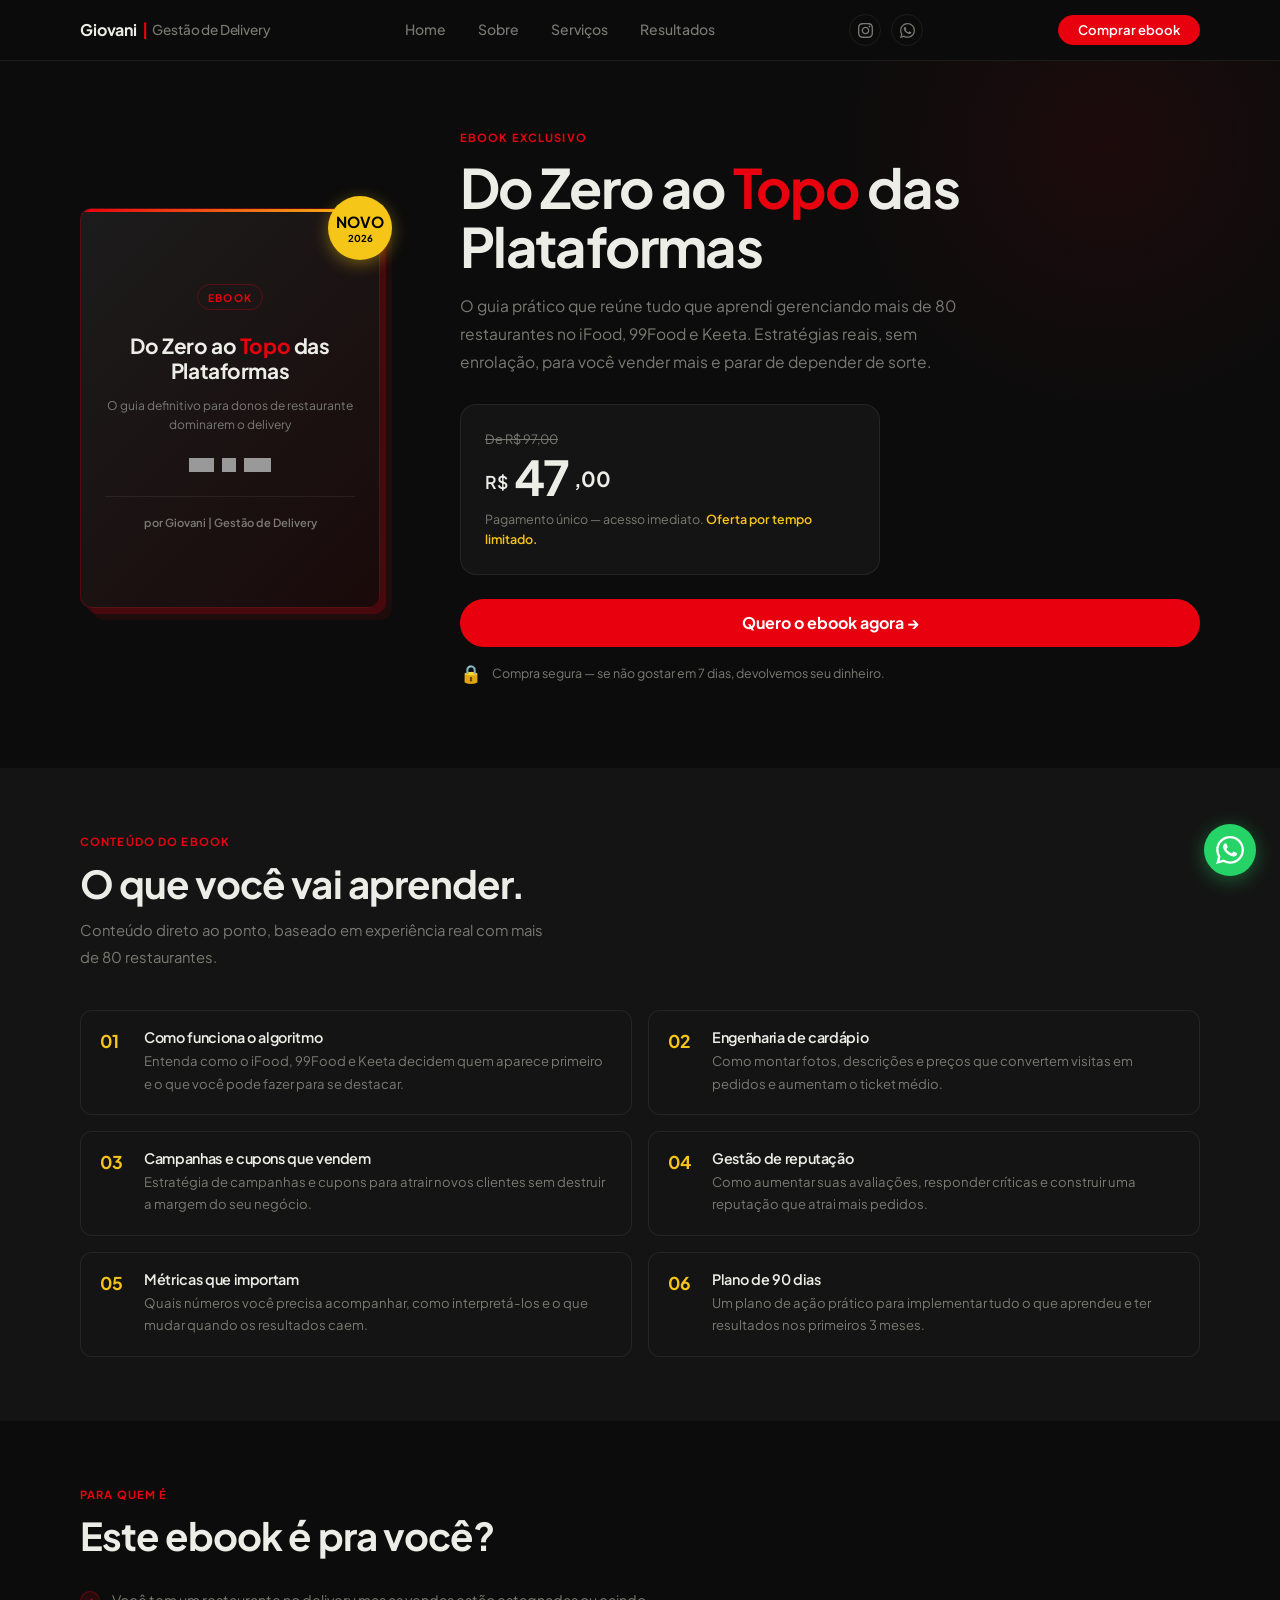
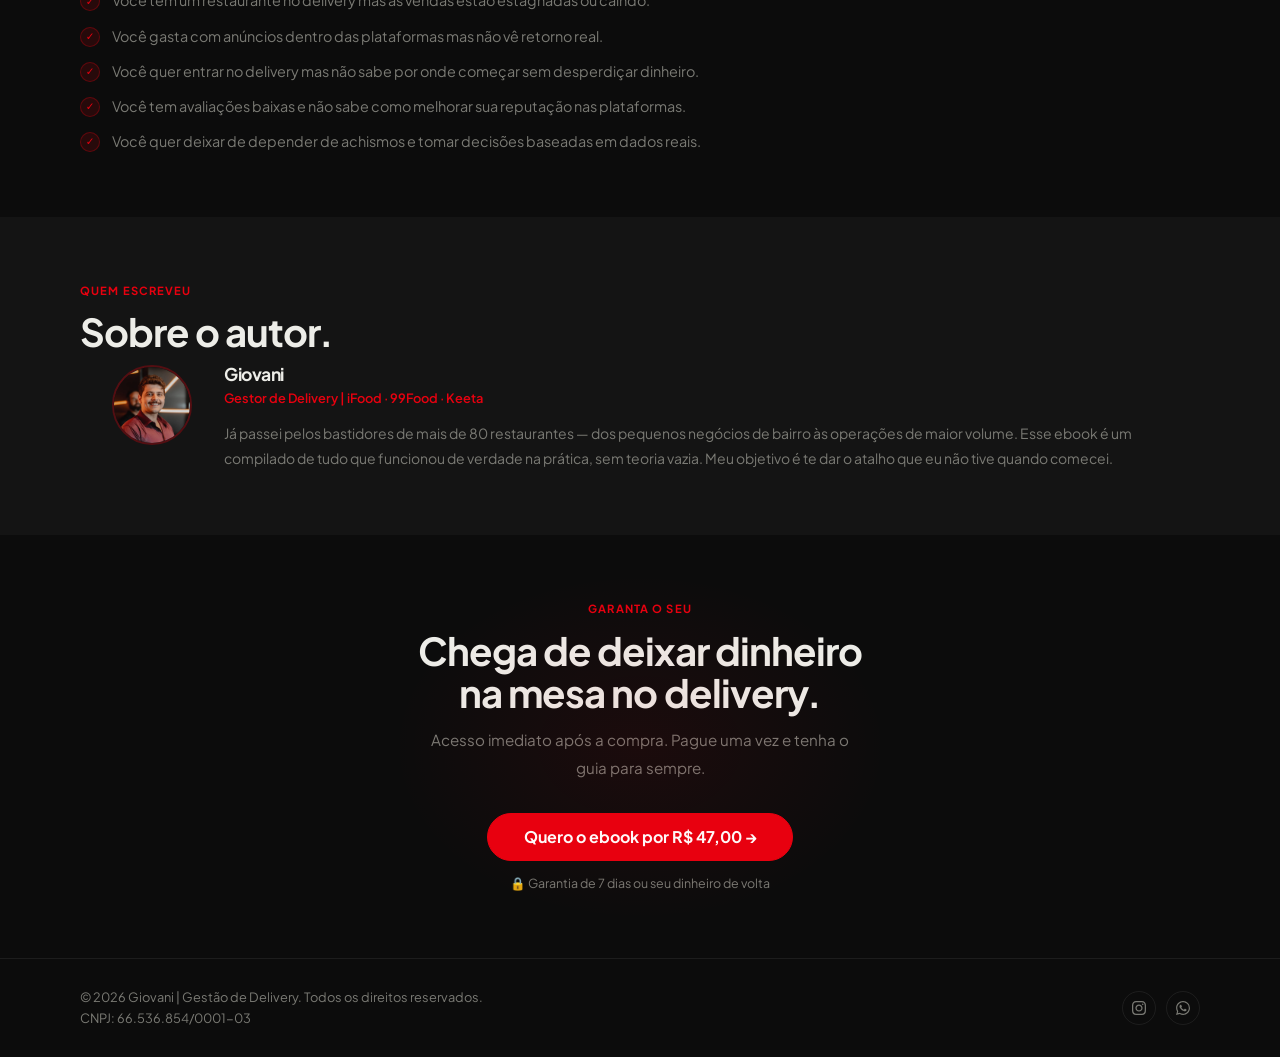
<file: pages/ebook.html>
<!DOCTYPE html>
<html lang="pt-BR">
<head>
  <meta charset="UTF-8" />
  <meta name="viewport" content="width=device-width, initial-scale=1.0" />
  <meta name="description" content="Ebook Giovani | Gestão de Delivery — O guia completo para donos de restaurante dominarem o iFood, 99Food e Keeta." />
  <meta name="robots" content="noindex, follow" />
  <link rel="canonical" href="https://giovanigestordedelivery.com.br/ebook" />
  <meta name="theme-color" content="#0C0C0C" />
  <title>Ebook | Giovani — Gestão de Delivery</title>
  <link rel="icon" href="/favicon.ico" sizes="48x48" />
  <link rel="icon" type="image/png" href="/favicon-48.png" sizes="48x48" />
  <link rel="icon" type="image/png" href="/icon-192.png" sizes="192x192" />
  <link rel="apple-touch-icon" href="/apple-touch-icon.png" />
  <link rel="manifest" href="/site.webmanifest" />
  <link rel="preconnect" href="https://fonts.googleapis.com" />
  <link rel="preconnect" href="https://fonts.gstatic.com" crossorigin />
  <link href="https://fonts.googleapis.com/css2?family=Plus+Jakarta+Sans:wght@400;500;600;700&display=swap" rel="stylesheet" />
  <link rel="stylesheet" href="../css/style.css" />
  <style>

    /* ── HERO EBOOK ── */
    .ebook-hero {
      padding-top: 6rem;
      padding-bottom: 4rem;
      overflow: hidden;
      position: relative;
    }
    .ebook-hero::before {
      content: '';
      position: absolute; top: -20%; right: -10%;
      width: min(600px, 100vw); height: min(600px, 100vw);
      background: radial-gradient(circle, rgba(232,0,15,0.08) 0%, transparent 65%);
      pointer-events: none;
    }

    .ebook-hero-inner {
      display: flex;
      flex-direction: column;
      gap: 3rem;
      position: relative; z-index: 1;
    }

    /* ebook cover mockup */
    .ebook-cover-wrap {
      width: 100%;
      max-width: 280px;
      margin: 0 auto;
      position: relative;
    }

    .ebook-cover {
      width: 100%;
      aspect-ratio: 3/4;
      background: linear-gradient(135deg, var(--dark-3) 0%, #1a0a0a 100%);
      border: 1px solid var(--orange-border);
      border-radius: 12px;
      display: flex;
      flex-direction: column;
      align-items: center;
      justify-content: center;
      padding: 2rem 1.5rem;
      text-align: center;
      box-shadow: 6px 6px 0 rgba(232,0,15,0.2), 12px 12px 0 rgba(232,0,15,0.08);
      position: relative;
      overflow: hidden;
    }

    .ebook-cover::before {
      content: '';
      position: absolute; top: 0; left: 0; right: 0; height: 3px;
      background: linear-gradient(90deg, var(--orange), var(--yellow));
    }

    .ebook-cover-tag {
      font-size: 0.65rem; font-weight: 700; letter-spacing: 0.12em;
      text-transform: uppercase; color: var(--orange);
      border: 1px solid var(--orange-border);
      padding: 0.2rem 0.6rem; border-radius: 50px;
      margin-bottom: 1.5rem;
    }

    .ebook-cover-title {
      font-size: 1.3rem; font-weight: 700;
      line-height: 1.2; letter-spacing: -0.02em;
      color: var(--text); margin-bottom: 0.75rem;
    }

    .ebook-cover-title span { color: var(--orange); }

    .ebook-cover-sub {
      font-size: 0.75rem; color: var(--muted); line-height: 1.6;
      margin-bottom: 1.5rem;
    }

    .ebook-cover-author {
      font-size: 0.7rem; font-weight: 600; color: var(--muted);
      border-top: 1px solid var(--border);
      padding-top: 1rem; width: 100%;
    }

    /* platform logos on cover */
    .ebook-cover-platforms {
      display: flex; gap: 0.5rem; align-items: center;
      margin-bottom: 1.5rem;
    }

    .ebook-cover-platforms img {
      height: 14px; width: auto;
      filter: brightness(0) invert(0.6);
    }

    /* floating badge */
    .ebook-cover-badge {
      position: absolute;
      top: -12px; right: -12px;
      background: var(--yellow);
      color: #000;
      width: 64px; height: 64px;
      border-radius: 50%;
      display: flex; flex-direction: column;
      align-items: center; justify-content: center;
      font-size: 0.6rem; font-weight: 700;
      text-align: center; line-height: 1.3;
      box-shadow: 0 4px 16px rgba(245,197,24,0.4);
    }

    .ebook-cover-badge strong { font-size: 0.95rem; display: block; }

    /* ── EBOOK CONTENT ── */
    .ebook-content { flex: 1; }

    .ebook-pretitle {
      font-size: 0.7rem; font-weight: 700; letter-spacing: 0.1em;
      text-transform: uppercase; color: var(--orange); margin-bottom: 0.75rem;
    }

    .ebook-title {
      font-size: clamp(1.9rem, 6vw, 3.4rem);
      line-height: 1.08; letter-spacing: -0.03em;
      margin-bottom: 1rem;
    }

    .ebook-desc {
      font-size: 0.975rem; color: var(--muted);
      line-height: 1.8; margin-bottom: 1.75rem;
      max-width: 500px;
    }

    /* price box */
    .ebook-price-box {
      background: var(--dark-2);
      border: 1px solid var(--border);
      border-radius: 16px;
      padding: 1.5rem;
      margin-bottom: 1.5rem;
      max-width: 420px;
    }

    .ebook-price-from {
      font-size: 0.8rem; color: var(--muted);
      text-decoration: line-through; margin-bottom: 0.15rem;
    }

    .ebook-price-main {
      display: flex; align-items: flex-end; gap: 0.35rem;
      margin-bottom: 0.5rem;
    }

    .ebook-price-currency { font-size: 1.1rem; font-weight: 600; color: var(--text); padding-bottom: 4px; }
    .ebook-price-value    { font-size: 3rem; font-weight: 700; color: var(--text); line-height: 1; letter-spacing: -0.03em; }
    .ebook-price-cents    { font-size: 1.3rem; font-weight: 700; color: var(--text); padding-bottom: 4px; }

    .ebook-price-note {
      font-size: 0.78rem; color: var(--muted);
    }

    .ebook-price-note span { color: var(--yellow); font-weight: 600; }

    .ebook-cta-wrap { display: flex; flex-direction: column; gap: 0.75rem; }

    .btn-ebook {
      font-size: 1rem; padding: 0.95rem 2.2rem;
      border-radius: var(--radius-pill);
      font-weight: 700; text-align: center;
      display: inline-flex; align-items: center; justify-content: center; gap: 8px;
    }

    .ebook-guarantee {
      display: flex; align-items: center; gap: 0.6rem;
      font-size: 0.78rem; color: var(--muted);
    }

    .ebook-guarantee-icon { font-size: 1.1rem; }

    /* ── WHAT'S INSIDE ── */
    .inside-grid {
      display: grid; grid-template-columns: 1fr;
      gap: 1rem; margin-top: 2.5rem;
    }

    .inside-item {
      display: flex; gap: 1rem; align-items: flex-start;
      padding: 1.2rem; background: var(--dark-2);
      border: 1px solid var(--border); border-radius: var(--radius-md);
    }

    .inside-num {
      font-size: 1.1rem; font-weight: 700; color: var(--yellow);
      min-width: 28px; line-height: 1.3;
    }

    .inside-title { font-size: 0.9rem; font-weight: 600; margin-bottom: 0.25rem; }
    .inside-desc  { font-size: 0.82rem; color: var(--muted); line-height: 1.7; }

    /* ── FOR WHO ── */
    .forwho-list { margin-top: 2rem; display: flex; flex-direction: column; gap: 0.75rem; }

    .forwho-item {
      display: flex; align-items: flex-start; gap: 0.75rem;
      font-size: 0.9rem; color: var(--muted); line-height: 1.6;
    }

    .forwho-check {
      width: 20px; height: 20px; border-radius: 50%;
      background: rgba(232,0,15,0.12); border: 1px solid var(--orange-border);
      display: flex; align-items: center; justify-content: center;
      color: var(--orange); font-size: 0.65rem; flex-shrink: 0; margin-top: 2px;
    }

    /* ── AUTHOR ── */
    .author-inner {
      display: flex; flex-direction: column; gap: 1.5rem; align-items: flex-start;
    }

    .author-photo {
      width: 80px; height: 80px;
      object-fit: cover; object-position: center top;
      border-radius: 50%;
      border: 2px solid var(--orange-border);
      flex-shrink: 0;
    }

    .author-name  { font-size: 1.1rem; font-weight: 700; margin-bottom: 0.2rem; }
    .author-role  { font-size: 0.8rem; color: var(--orange); font-weight: 600; margin-bottom: 0.75rem; }
    .author-bio   { font-size: 0.875rem; color: var(--muted); line-height: 1.8; }

    /* ── CTA BOTTOM ── */
    .cta-bottom { text-align: center; position: relative; overflow: hidden; }
    .cta-bottom::before {
      content: ''; position: absolute; top: 50%; left: 50%;
      transform: translate(-50%,-50%); width: 500px; height: 350px;
      background: radial-gradient(ellipse, rgba(232,0,15,0.07) 0%, transparent 70%);
      pointer-events: none;
    }

    .sec-title { font-size: clamp(1.6rem, 4vw, 2.4rem); margin-bottom: 0.75rem; }
    .bg-alt    { background: var(--dark-2); }

    /* ── WHATSAPP FLOAT ── */
    .wa-float {
      position: fixed; bottom: 1.5rem; right: 1.5rem; z-index: 200;
      width: 52px; height: 52px; border-radius: 50%; background: #25D366;
      display: flex; align-items: center; justify-content: center;
      box-shadow: 0 4px 20px rgba(37,211,102,0.4);
      transition: transform 0.2s, box-shadow 0.2s; text-decoration: none;
    }
    .wa-float:hover { transform: translateY(-3px) scale(1.05); box-shadow: 0 8px 28px rgba(37,211,102,0.5); }
    .wa-float svg   { width: 28px; height: 28px; fill: #fff; }

    /* ── NAV SOCIAL ICONS ── */
    .nav-socials { display: none; align-items: center; gap: 0.6rem; }
    .nav-socials a {
      width: 32px; height: 32px; border: 1px solid var(--border); border-radius: 50%;
      display: flex; align-items: center; justify-content: center;
      color: var(--muted); transition: border-color 0.2s, color 0.2s;
    }
    .nav-socials a:hover { border-color: var(--orange); color: var(--orange); }
    .nav-socials svg { width: 15px; height: 15px; fill: currentColor; }

    /* ── RESPONSIVE ── */
    @media (min-width: 640px) {
      .inside-grid   { grid-template-columns: repeat(2, 1fr); }
      .nav-socials   { display: flex; }
    }

    @media (min-width: 900px) {
      .ebook-hero { padding-top: 8rem; padding-bottom: 5rem; }
      .ebook-hero-inner { flex-direction: row; align-items: center; gap: 5rem; }
      .ebook-cover-wrap { max-width: 300px; flex-shrink: 0; margin: 0; }
      .inside-grid   { grid-template-columns: repeat(2, 1fr); }
      .author-inner  { flex-direction: row; align-items: flex-start; gap: 2rem; }
    }
  </style>
</head>

<body>

  <!-- WHATSAPP FLUTUANTE -->
  <a href="https://wa.me/5518997632365?text=Ol%C3%A1%20Giovani!%20Vim%20pelo%20site%20e%20quero%20saber%20mais%20sobre%20o%20ebook."
     class="wa-float" target="_blank" rel="noopener noreferrer" aria-label="Falar no WhatsApp">
    <svg viewBox="0 0 24 24" xmlns="http://www.w3.org/2000/svg">
      <path d="M17.472 14.382c-.297-.149-1.758-.867-2.03-.967-.273-.099-.471-.148-.67.15-.197.297-.767.966-.94 1.164-.173.199-.347.223-.644.075-.297-.15-1.255-.463-2.39-1.475-.883-.788-1.48-1.761-1.653-2.059-.173-.297-.018-.458.13-.606.134-.133.298-.347.446-.52.149-.174.198-.298.298-.497.099-.198.05-.371-.025-.52-.075-.149-.669-1.612-.916-2.207-.242-.579-.487-.5-.669-.51-.173-.008-.371-.01-.57-.01-.198 0-.52.074-.792.372-.272.297-1.04 1.016-1.04 2.479 0 1.462 1.065 2.875 1.213 3.074.149.198 2.096 3.2 5.077 4.487.709.306 1.262.489 1.694.625.712.227 1.36.195 1.871.118.571-.085 1.758-.719 2.006-1.413.248-.694.248-1.289.173-1.413-.074-.124-.272-.198-.57-.347m-5.421 7.403h-.004a9.87 9.87 0 01-5.031-1.378l-.361-.214-3.741.982.998-3.648-.235-.374a9.86 9.86 0 01-1.51-5.26c.001-5.45 4.436-9.884 9.888-9.884 2.64 0 5.122 1.03 6.988 2.898a9.825 9.825 0 012.893 6.994c-.003 5.45-4.437 9.884-9.885 9.884m8.413-18.297A11.815 11.815 0 0012.05 0C5.495 0 .16 5.335.157 11.892c0 2.096.547 4.142 1.588 5.945L.057 24l6.305-1.654a11.882 11.882 0 005.683 1.448h.005c6.554 0 11.89-5.335 11.893-11.893a11.821 11.821 0 00-3.48-8.413z"/>
    </svg>
  </a>

  <!-- NAV -->
  <header class="nav" role="banner">
    <div class="nav-inner">
      <a href="/" class="nav-logo" aria-label="Giovani — Gestão de Delivery">
        Giovani <span>|</span> <span class="nav-logo-sub">Gestão de Delivery</span>
      </a>
      <nav class="nav-links" aria-label="Menu principal">
        <a href="/">Home</a>
        <a href="/#sobre">Sobre</a>
        <a href="/#servicos">Serviços</a>
        <a href="/#resultados">Resultados</a>
      </nav>
      <div class="nav-socials">
        <a href="https://www.instagram.com/giovani.ifood/" target="_blank" rel="noopener noreferrer" aria-label="Instagram">
          <svg viewBox="0 0 24 24"><path d="M12 2.163c3.204 0 3.584.012 4.85.07 3.252.148 4.771 1.691 4.919 4.919.058 1.265.069 1.645.069 4.849 0 3.205-.012 3.584-.069 4.849-.149 3.225-1.664 4.771-4.919 4.919-1.266.058-1.644.07-4.85.07-3.204 0-3.584-.012-4.849-.07-3.26-.149-4.771-1.699-4.919-4.92-.058-1.265-.07-1.644-.07-4.849 0-3.204.013-3.583.07-4.849.149-3.227 1.664-4.771 4.919-4.919 1.266-.057 1.645-.069 4.849-.069zm0-2.163c-3.259 0-3.667.014-4.947.072-4.358.2-6.78 2.618-6.98 6.98-.059 1.281-.073 1.689-.073 4.948 0 3.259.014 3.668.072 4.948.2 4.358 2.618 6.78 6.98 6.98 1.281.058 1.689.072 4.948.072 3.259 0 3.668-.014 4.948-.072 4.354-.2 6.782-2.618 6.979-6.98.059-1.28.073-1.689.073-4.948 0-3.259-.014-3.667-.072-4.947-.196-4.354-2.617-6.78-6.979-6.98-1.281-.059-1.69-.073-4.949-.073zm0 5.838c-3.403 0-6.162 2.759-6.162 6.162s2.759 6.163 6.162 6.163 6.162-2.759 6.162-6.163c0-3.403-2.759-6.162-6.162-6.162zm0 10.162c-2.209 0-4-1.79-4-4 0-2.209 1.791-4 4-4s4 1.791 4 4c0 2.21-1.791 4-4 4zm6.406-11.845c-.796 0-1.441.645-1.441 1.44s.645 1.44 1.441 1.44c.795 0 1.439-.645 1.439-1.44s-.644-1.44-1.439-1.44z"/></svg>
        </a>
        <a href="https://wa.me/5518997632365?text=Ol%C3%A1%20Giovani!%20Vim%20pelo%20site%20e%20quero%20saber%20mais%20sobre%20o%20ebook." target="_blank" rel="noopener noreferrer" aria-label="WhatsApp">
          <svg viewBox="0 0 24 24"><path d="M17.472 14.382c-.297-.149-1.758-.867-2.03-.967-.273-.099-.471-.148-.67.15-.197.297-.767.966-.94 1.164-.173.199-.347.223-.644.075-.297-.15-1.255-.463-2.39-1.475-.883-.788-1.48-1.761-1.653-2.059-.173-.297-.018-.458.13-.606.134-.133.298-.347.446-.52.149-.174.198-.298.298-.497.099-.198.05-.371-.025-.52-.075-.149-.669-1.612-.916-2.207-.242-.579-.487-.5-.669-.51-.173-.008-.371-.01-.57-.01-.198 0-.52.074-.792.372-.272.297-1.04 1.016-1.04 2.479 0 1.462 1.065 2.875 1.213 3.074.149.198 2.096 3.2 5.077 4.487.709.306 1.262.489 1.694.625.712.227 1.36.195 1.871.118.571-.085 1.758-.719 2.006-1.413.248-.694.248-1.289.173-1.413-.074-.124-.272-.198-.57-.347m-5.421 7.403h-.004a9.87 9.87 0 01-5.031-1.378l-.361-.214-3.741.982.998-3.648-.235-.374a9.86 9.86 0 01-1.51-5.26c.001-5.45 4.436-9.884 9.888-9.884 2.64 0 5.122 1.03 6.988 2.898a9.825 9.825 0 012.893 6.994c-.003 5.45-4.437 9.884-9.885 9.884m8.413-18.297A11.815 11.815 0 0012.05 0C5.495 0 .16 5.335.157 11.892c0 2.096.547 4.142 1.588 5.945L.057 24l6.305-1.654a11.882 11.882 0 005.683 1.448h.005c6.554 0 11.89-5.335 11.893-11.893a11.821 11.821 0 00-3.48-8.413z"/></svg>
        </a>
      </div>
      <a href="#comprar" class="btn btn-primary nav-cta">Comprar ebook</a>
      <button class="nav-burger" id="burger" aria-label="Abrir menu" aria-expanded="false" aria-controls="nav-mobile">
        <span></span><span></span><span></span>
      </button>
    </div>
    <nav class="nav-mobile" id="nav-mobile" aria-label="Menu mobile">
      <a href="/">Home</a>
      <a href="/#sobre">Sobre</a>
      <a href="/#servicos">Serviços</a>
      <a href="#comprar">Comprar ebook</a>
    </nav>
  </header>


  <main>

    <!-- ══ HERO EBOOK ══ -->
    <section class="ebook-hero section" aria-label="Apresentação do ebook">
      <div class="container">
        <div class="ebook-hero-inner">

          <!-- cover mockup -->
          <div class="ebook-cover-wrap reveal">
            <div class="ebook-cover">
              <div class="ebook-cover-tag">Ebook</div>
              <div class="ebook-cover-title">
                Do Zero ao <span>Topo</span> das Plataformas
              </div>
              <p class="ebook-cover-sub">O guia definitivo para donos de restaurante dominarem o delivery</p>
              <div class="ebook-cover-platforms">
                <img src="../assets/logo-ifood.png" alt="iFood" />
                <img src="../assets/logo-99food.png" alt="99Food" />
                <img src="../assets/logo-keeta.png" alt="Keeta" />
              </div>
              <div class="ebook-cover-author">por Giovani | Gestão de Delivery</div>
            </div>
            <div class="ebook-cover-badge">
              <strong>NOVO</strong>
              2026
            </div>
          </div>

          <!-- content -->
          <div class="ebook-content">
            <p class="ebook-pretitle">Ebook exclusivo</p>
            <h1 class="ebook-title">
              Do Zero ao <span class="text-orange">Topo</span> das Plataformas
            </h1>
            <p class="ebook-desc">
              O guia prático que reúne tudo que aprendi gerenciando mais de 80 restaurantes no iFood, 99Food e Keeta. Estratégias reais, sem enrolação, para você vender mais e parar de depender de sorte.
            </p>

            <div class="ebook-price-box" id="comprar">
              <p class="ebook-price-from">De R$ 97,00</p>
              <div class="ebook-price-main">
                <span class="ebook-price-currency">R$</span>
                <span class="ebook-price-value">47</span>
                <span class="ebook-price-cents">,00</span>
              </div>
              <p class="ebook-price-note">
                Pagamento único — acesso imediato. <span>Oferta por tempo limitado.</span>
              </p>
            </div>

            <div class="ebook-cta-wrap">
              <a href="LINK_PAGAMENTO_AQUI" class="btn btn-primary btn-ebook" target="_blank" rel="noopener noreferrer">
                Quero o ebook agora →
              </a>
              <div class="ebook-guarantee">
                <span class="ebook-guarantee-icon">🔒</span>
                <span>Compra segura — se não gostar em 7 dias, devolvemos seu dinheiro.</span>
              </div>
            </div>
          </div>

        </div>
      </div>
    </section>


    <!-- ══ O QUE VOCÊ VAI APRENDER ══ -->
    <section class="section bg-alt" aria-labelledby="inside-title">
      <div class="container">
        <p class="section-label">Conteúdo do ebook</p>
        <h2 class="sec-title" id="inside-title">O que você vai aprender.</h2>
        <p class="text-muted" style="font-size:0.925rem; max-width:480px; line-height:1.8;">
          Conteúdo direto ao ponto, baseado em experiência real com mais de 80 restaurantes.
        </p>
        <div class="inside-grid">
          <div class="inside-item reveal">
            <div class="inside-num">01</div>
            <div>
              <h3 class="inside-title">Como funciona o algoritmo</h3>
              <p class="inside-desc">Entenda como o iFood, 99Food e Keeta decidem quem aparece primeiro e o que você pode fazer para se destacar.</p>
            </div>
          </div>
          <div class="inside-item reveal">
            <div class="inside-num">02</div>
            <div>
              <h3 class="inside-title">Engenharia de cardápio</h3>
              <p class="inside-desc">Como montar fotos, descrições e preços que convertem visitas em pedidos e aumentam o ticket médio.</p>
            </div>
          </div>
          <div class="inside-item reveal">
            <div class="inside-num">03</div>
            <div>
              <h3 class="inside-title">Campanhas e cupons que vendem</h3>
              <p class="inside-desc">Estratégia de campanhas e cupons para atrair novos clientes sem destruir a margem do seu negócio.</p>
            </div>
          </div>
          <div class="inside-item reveal">
            <div class="inside-num">04</div>
            <div>
              <h3 class="inside-title">Gestão de reputação</h3>
              <p class="inside-desc">Como aumentar suas avaliações, responder críticas e construir uma reputação que atrai mais pedidos.</p>
            </div>
          </div>
          <div class="inside-item reveal">
            <div class="inside-num">05</div>
            <div>
              <h3 class="inside-title">Métricas que importam</h3>
              <p class="inside-desc">Quais números você precisa acompanhar, como interpretá-los e o que mudar quando os resultados caem.</p>
            </div>
          </div>
          <div class="inside-item reveal">
            <div class="inside-num">06</div>
            <div>
              <h3 class="inside-title">Plano de 90 dias</h3>
              <p class="inside-desc">Um plano de ação prático para implementar tudo o que aprendeu e ter resultados nos primeiros 3 meses.</p>
            </div>
          </div>
        </div>
      </div>
    </section>


    <!-- ══ PARA QUEM É ══ -->
    <section class="section" aria-labelledby="forwho-title">
      <div class="container">
        <p class="section-label">Para quem é</p>
        <h2 class="sec-title" id="forwho-title">Este ebook é pra você?</h2>
        <div class="forwho-list">
          <div class="forwho-item reveal">
            <div class="forwho-check">✓</div>
            <span>Você tem um restaurante no delivery mas as vendas estão estagnadas ou caindo.</span>
          </div>
          <div class="forwho-item reveal">
            <div class="forwho-check">✓</div>
            <span>Você gasta com anúncios dentro das plataformas mas não vê retorno real.</span>
          </div>
          <div class="forwho-item reveal">
            <div class="forwho-check">✓</div>
            <span>Você quer entrar no delivery mas não sabe por onde começar sem desperdiçar dinheiro.</span>
          </div>
          <div class="forwho-item reveal">
            <div class="forwho-check">✓</div>
            <span>Você tem avaliações baixas e não sabe como melhorar sua reputação nas plataformas.</span>
          </div>
          <div class="forwho-item reveal">
            <div class="forwho-check">✓</div>
            <span>Você quer deixar de depender de achismos e tomar decisões baseadas em dados reais.</span>
          </div>
        </div>
      </div>
    </section>


    <!-- ══ AUTOR ══ -->
    <section class="section bg-alt" aria-labelledby="autor-title">
      <div class="container">
        <p class="section-label">Quem escreveu</p>
        <h2 class="sec-title" id="autor-title">Sobre o autor.</h2>
        <div class="author-inner reveal">
          <picture><source srcset="../assets/giovani.webp" type="image/webp" /><img src="../assets/giovani.jpg" alt="Foto de Giovani" class="author-photo" width="800" height="1200" loading="lazy" decoding="async" /></picture>
          <div>
            <h3 class="author-name">Giovani</h3>
            <p class="author-role">Gestor de Delivery | iFood · 99Food · Keeta</p>
            <p class="author-bio">
              Já passei pelos bastidores de mais de 80 restaurantes — dos pequenos negócios de bairro às operações de maior volume. Esse ebook é um compilado de tudo que funcionou de verdade na prática, sem teoria vazia. Meu objetivo é te dar o atalho que eu não tive quando comecei.
            </p>
          </div>
        </div>
      </div>
    </section>


    <!-- ══ CTA FINAL ══ -->
    <section class="section cta-bottom" aria-labelledby="cta-ebook-title">
      <div class="container">
        <p class="section-label">Garanta o seu</p>
        <h2 class="sec-title" id="cta-ebook-title">
          Chega de deixar dinheiro<br>na mesa no delivery.
        </h2>
        <p class="text-muted" style="font-size:0.95rem; max-width:420px; margin: 0 auto 2rem; line-height:1.8; text-align:center;">
          Acesso imediato após a compra. Pague uma vez e tenha o guia para sempre.
        </p>
        <div style="display:flex; flex-direction:column; align-items:center; gap:0.75rem;">
          <a href="LINK_PAGAMENTO_AQUI" class="btn btn-primary btn-ebook" target="_blank" rel="noopener noreferrer">
            Quero o ebook por R$ 47,00 →
          </a>
          <span style="font-size:0.78rem; color:var(--muted);">🔒 Garantia de 7 dias ou seu dinheiro de volta</span>
        </div>
      </div>
    </section>

  </main>


  <!-- FOOTER -->
  <footer class="footer" role="contentinfo">
    <div class="footer-inner">
      <p class="footer-copy">© 2026 Giovani | Gestão de Delivery. Todos os direitos reservados.<br>CNPJ: 66.536.854/0001-03</p>
      <div class="footer-socials">
        <a href="https://www.instagram.com/giovani.ifood/" target="_blank" rel="noopener noreferrer" aria-label="Instagram">
          <svg viewBox="0 0 24 24" fill="currentColor" width="14" height="14">
            <path d="M12 2.163c3.204 0 3.584.012 4.85.07 3.252.148 4.771 1.691 4.919 4.919.058 1.265.069 1.645.069 4.849 0 3.205-.012 3.584-.069 4.849-.149 3.225-1.664 4.771-4.919 4.919-1.266.058-1.644.07-4.85.07-3.204 0-3.584-.012-4.849-.07-3.26-.149-4.771-1.699-4.919-4.92-.058-1.265-.07-1.644-.07-4.849 0-3.204.013-3.583.07-4.849.149-3.227 1.664-4.771 4.919-4.919 1.266-.057 1.645-.069 4.849-.069zm0-2.163c-3.259 0-3.667.014-4.947.072-4.358.2-6.78 2.618-6.98 6.98-.059 1.281-.073 1.689-.073 4.948 0 3.259.014 3.668.072 4.948.2 4.358 2.618 6.78 6.98 6.98 1.281.058 1.689.072 4.948.072 3.259 0 3.668-.014 4.948-.072 4.354-.2 6.782-2.618 6.979-6.98.059-1.28.073-1.689.073-4.948 0-3.259-.014-3.667-.072-4.947-.196-4.354-2.617-6.78-6.979-6.98-1.281-.059-1.69-.073-4.949-.073zm0 5.838c-3.403 0-6.162 2.759-6.162 6.162s2.759 6.163 6.162 6.163 6.162-2.759 6.162-6.163c0-3.403-2.759-6.162-6.162-6.162zm0 10.162c-2.209 0-4-1.79-4-4 0-2.209 1.791-4 4-4s4 1.791 4 4c0 2.21-1.791 4-4 4zm6.406-11.845c-.796 0-1.441.645-1.441 1.44s.645 1.44 1.441 1.44c.795 0 1.439-.645 1.439-1.44s-.644-1.44-1.439-1.44z"/>
          </svg>
        </a>
        <a href="https://wa.me/5518997632365?text=Ol%C3%A1%20Giovani!%20Vim%20pelo%20site%20e%20quero%20saber%20mais%20sobre%20o%20ebook." target="_blank" rel="noopener noreferrer" aria-label="WhatsApp">
          <svg viewBox="0 0 24 24" fill="currentColor" width="14" height="14">
            <path d="M17.472 14.382c-.297-.149-1.758-.867-2.03-.967-.273-.099-.471-.148-.67.15-.197.297-.767.966-.94 1.164-.173.199-.347.223-.644.075-.297-.15-1.255-.463-2.39-1.475-.883-.788-1.48-1.761-1.653-2.059-.173-.297-.018-.458.13-.606.134-.133.298-.347.446-.52.149-.174.198-.298.298-.497.099-.198.05-.371-.025-.52-.075-.149-.669-1.612-.916-2.207-.242-.579-.487-.5-.669-.51-.173-.008-.371-.01-.57-.01-.198 0-.52.074-.792.372-.272.297-1.04 1.016-1.04 2.479 0 1.462 1.065 2.875 1.213 3.074.149.198 2.096 3.2 5.077 4.487.709.306 1.262.489 1.694.625.712.227 1.36.195 1.871.118.571-.085 1.758-.719 2.006-1.413.248-.694.248-1.289.173-1.413-.074-.124-.272-.198-.57-.347m-5.421 7.403h-.004a9.87 9.87 0 01-5.031-1.378l-.361-.214-3.741.982.998-3.648-.235-.374a9.86 9.86 0 01-1.51-5.26c.001-5.45 4.436-9.884 9.888-9.884 2.64 0 5.122 1.03 6.988 2.898a9.825 9.825 0 012.893 6.994c-.003 5.45-4.437 9.884-9.885 9.884m8.413-18.297A11.815 11.815 0 0012.05 0C5.495 0 .16 5.335.157 11.892c0 2.096.547 4.142 1.588 5.945L.057 24l6.305-1.654a11.882 11.882 0 005.683 1.448h.005c6.554 0 11.89-5.335 11.893-11.893a11.821 11.821 0 00-3.48-8.413z"/>
          </svg>
        </a>
      </div>
    </div>
  </footer>

  <script src="../js/main.js" defer></script>

</body>
</html>
</file>
<file: css/style.css>
/* ============================================================
   GIOVANI | GESTÃO DE DELIVERY
   style.css — Design tokens + reset + shared components
   ============================================================ */

@font-face {
  font-family: 'Plus Jakarta Sans';
  font-style: normal;
  font-weight: 200 800;
  font-display: swap;
  src: url('../fonts/plus-jakarta-sans-latin.woff2') format('woff2');
  unicode-range: U+0000-00FF, U+0131, U+0152-0153, U+02BB-02BC, U+02C6, U+02DA, U+02DC, U+0304, U+0308, U+0329, U+2000-206F, U+20AC, U+2122, U+2191, U+2193, U+2212, U+2215, U+FEFF, U+FFFD;
}

/* ── TOKENS ── */
:root {
  --orange:        #E8000F;
  --orange-hover:  #C20009;
  --orange-dim:    rgba(232, 0, 15, 0.12);
  --orange-border: rgba(232, 0, 15, 0.30);

  --yellow:        #F5C518;
  --yellow-dim:    rgba(245, 197, 24, 0.13);
  --yellow-border: rgba(245, 197, 24, 0.35);

  --dark:   #0C0C0C;
  --dark-2: #141414;
  --dark-3: #1C1C1C;

  --text:   #EDEDE8;
  --muted:  #7A7A74;
  --subtle: #3A3A36;

  --border:       rgba(255, 255, 255, 0.07);
  --border-hover: rgba(255, 255, 255, 0.14);

  --radius-sm:   8px;
  --radius-md:   12px;
  --radius-lg:   16px;
  --radius-pill: 50px;

  --font: 'Plus Jakarta Sans', system-ui, sans-serif;

  --section-px: 1.25rem;
  --section-py: 4rem;
}

@media (min-width: 768px)  { :root { --section-px: 3rem; } }
@media (min-width: 1100px) { :root { --section-px: 5rem; } }

/* ── RESET ── */
*, *::before, *::after { box-sizing: border-box; margin: 0; padding: 0; }
html { scroll-behavior: smooth; -webkit-text-size-adjust: 100%; }
body {
  font-family: var(--font);
  background: var(--dark);
  color: var(--text);
  line-height: 1.65;
  overflow-x: hidden;
  -webkit-font-smoothing: antialiased;
}
img, video, svg { display: block; max-width: 100%; }
a { color: inherit; text-decoration: none; }
ul, ol { list-style: none; }
button { font-family: var(--font); cursor: pointer; border: none; background: none; }
h1, h2, h3, h4 { font-weight: 700; line-height: 1.1; letter-spacing: -0.025em; }

/* ── LAYOUT ── */
.container {
  width: 100%;
  padding-left: var(--section-px);
  padding-right: var(--section-px);
  margin: 0 auto;
  max-width: 1280px;
}
.section { padding-top: var(--section-py); padding-bottom: var(--section-py); }

/* ── BUTTONS ── */
.btn {
  display: inline-flex; align-items: center; gap: 7px;
  padding: 0.78rem 1.75rem; border-radius: var(--radius-pill);
  font-family: var(--font); font-size: 0.9rem; font-weight: 600;
  line-height: 1; transition: opacity .2s, transform .18s, background .2s, border-color .2s;
  cursor: pointer; white-space: nowrap;
}
.btn-primary { background: var(--orange); color: #fff; border: 1.5px solid var(--orange); }
.btn-primary:hover { background: var(--orange-hover); border-color: var(--orange-hover); transform: translateY(-2px); }
.btn-primary:active { transform: translateY(0); }
.btn-outline { background: transparent; color: var(--text); border: 1px solid var(--border-hover); }
.btn-outline:hover { border-color: rgba(255,255,255,.3); background: rgba(255,255,255,.04); }

/* ── BADGE ── */
.badge {
  display: inline-flex; align-items: center; gap: 7px;
  background: var(--orange-dim); border: 1px solid var(--orange-border);
  color: var(--orange); padding: .3rem .9rem; border-radius: var(--radius-pill);
  font-size: .7rem; font-weight: 700; letter-spacing: .09em; text-transform: uppercase;
}
.badge-dot {
  width: 6px; height: 6px; background: var(--orange);
  border-radius: 50%; flex-shrink: 0; animation: blink 2s infinite;
}
@keyframes blink { 0%,100%{opacity:1} 50%{opacity:.25} }

.section-label {
  font-size: .7rem; font-weight: 700; letter-spacing: .1em;
  text-transform: uppercase; color: var(--orange); margin-bottom: .75rem;
}

/* ── CARDS ── */
.card {
  background: var(--dark-2); border: 1px solid var(--border);
  border-radius: var(--radius-lg); padding: 1.5rem;
  transition: border-color .2s, transform .2s;
  position: relative; overflow: hidden;
}
.card::before {
  content: ''; position: absolute; top: 0; left: 0; right: 0; height: 2px;
  background: var(--orange); transform: scaleX(0); transform-origin: left; transition: transform .25s;
}
.card:hover { border-color: var(--orange-border); transform: translateY(-3px); }
.card:hover::before { transform: scaleX(1); }

/* ── PLATFORM PILLS ── */
.platform-logo-pill {
  border-radius: 10px; padding: .42rem .85rem;
  display: flex; align-items: center; justify-content: center;
  height: 40px; min-width: 90px;
  transition: transform .18s, opacity .18s;
}
.platform-logo-pill:hover { transform: translateY(-2px); opacity: .9; }
.platform-logo-pill img { height: 18px; width: auto; display: block; object-fit: contain; }
.platform-logo-pill.ifood  { background: #EA1D2C; }
.platform-logo-pill.food99 { background: #F8D000; }
.platform-logo-pill.keeta  { background: #FFD600; }

/* ── SCROLL REVEAL ── */
.reveal { opacity: 0; transform: translateY(18px); transition: opacity .55s ease, transform .55s ease; }
.reveal.in { opacity: 1; transform: none; }

/* ── NAV ── */
.nav {
  position: fixed; top: 0; left: 0; right: 0; z-index: 100;
  background: rgba(12,12,12,.88); backdrop-filter: blur(14px);
  -webkit-backdrop-filter: blur(14px); border-bottom: 1px solid var(--border);
}
.nav-inner {
  display: flex; align-items: center; justify-content: space-between;
  height: 60px; padding: 0 var(--section-px); max-width: 1280px; margin: 0 auto;
}
.nav-logo {
  font-size: 1rem; font-weight: 700; letter-spacing: -.01em; color: var(--text);
  display: flex; align-items: center; gap: .3rem; white-space: nowrap;
}
.nav-logo span:first-of-type { color: var(--orange); }
.nav-logo-sub { font-weight: 500; color: var(--muted); font-size: .85rem; }
@media (max-width: 480px) { .nav-logo-sub { display: none; } }

.nav-links { display: none; gap: 2rem; }
.nav-links a { font-size: .875rem; font-weight: 500; color: var(--muted); transition: color .2s; }
.nav-links a:hover, .nav-links a.active { color: var(--text); }

.nav-socials { display: none; align-items: center; gap: .6rem; }
.nav-socials a {
  width: 32px; height: 32px; border: 1px solid var(--border); border-radius: 50%;
  display: flex; align-items: center; justify-content: center;
  color: var(--muted); transition: border-color .2s, color .2s;
}
.nav-socials a:hover { border-color: var(--orange); color: var(--orange); }
.nav-socials svg { width: 15px; height: 15px; fill: currentColor; }

.nav-cta { font-size: .82rem; padding: .48rem 1.2rem; }

.nav-burger {
  display: flex; flex-direction: column; justify-content: center;
  gap: 5px; width: 36px; height: 36px; cursor: pointer; padding: 6px;
}
.nav-burger span { display: block; height: 1.5px; background: var(--text); border-radius: 2px; transition: transform .25s, opacity .25s; }
.nav-burger.open span:nth-child(1) { transform: translateY(6.5px) rotate(45deg); }
.nav-burger.open span:nth-child(2) { opacity: 0; }
.nav-burger.open span:nth-child(3) { transform: translateY(-6.5px) rotate(-45deg); }

.nav-mobile {
  display: none; flex-direction: column;
  background: var(--dark-2); border-top: 1px solid var(--border); padding: .5rem 0 1rem;
}
.nav-mobile.open { display: flex; }
.nav-mobile a {
  padding: .8rem var(--section-px); font-size: .95rem; font-weight: 500;
  color: var(--muted); border-bottom: 1px solid var(--border); transition: color .2s;
}
.nav-mobile a:last-child { border-bottom: none; color: var(--orange); font-weight: 600; }

/* ── FOOTER ── */
.footer { border-top: 1px solid var(--border); padding: 1.75rem var(--section-px); }
.footer-inner {
  display: flex; flex-direction: column; gap: 1rem; align-items: flex-start;
  max-width: 1280px; margin: 0 auto;
}
.footer-copy { font-size: .8rem; color: var(--muted); }
.footer-socials { display: flex; gap: .65rem; }
.footer-socials a {
  width: 34px; height: 34px; border: 1px solid var(--border); border-radius: 50%;
  display: flex; align-items: center; justify-content: center;
  color: var(--muted); font-size: .7rem; font-weight: 700; transition: border-color .2s, color .2s;
}
.footer-socials a svg { width: 14px; height: 14px; fill: currentColor; }
.footer-socials a:hover { border-color: var(--orange); color: var(--orange); }

/* ── WHATSAPP FLOAT ── */
.wa-float {
  position: fixed; bottom: 1.5rem; right: 1.5rem; z-index: 200;
  width: 52px; height: 52px; border-radius: 50%; background: #25D366;
  display: flex; align-items: center; justify-content: center;
  box-shadow: 0 4px 20px rgba(37,211,102,.4);
  transition: transform .2s, box-shadow .2s; text-decoration: none;
}
.wa-float:hover { transform: translateY(-3px) scale(1.05); box-shadow: 0 8px 28px rgba(37,211,102,.5); }
.wa-float svg { width: 28px; height: 28px; fill: #fff; }

/* ── SVG ICONS SHARED ── */
.icon-instagram { --d: "M12 2.163c3.204 0 3.584.012 4.85.07 3.252.148 4.771 1.691 4.919 4.919.058 1.265.069 1.645.069 4.849 0 3.205-.012 3.584-.069 4.849-.149 3.225-1.664 4.771-4.919 4.919-1.266.058-1.644.07-4.85.07-3.204 0-3.584-.012-4.849-.07-3.26-.149-4.771-1.699-4.919-4.92-.058-1.265-.07-1.644-.07-4.849 0-3.204.013-3.583.07-4.849.149-3.227 1.664-4.771 4.919-4.919 1.266-.057 1.645-.069 4.849-.069zm0-2.163c-3.259 0-3.667.014-4.947.072-4.358.2-6.78 2.618-6.98 6.98-.059 1.281-.073 1.689-.073 4.948 0 3.259.014 3.668.072 4.948.2 4.358 2.618 6.78 6.98 6.98 1.281.058 1.689.072 4.948.072 3.259 0 3.668-.014 4.948-.072 4.354-.2 6.782-2.618 6.979-6.98.059-1.28.073-1.689.073-4.948 0-3.259-.014-3.667-.072-4.947-.196-4.354-2.617-6.78-6.979-6.98-1.281-.059-1.69-.073-4.949-.073zm0 5.838c-3.403 0-6.162 2.759-6.162 6.162s2.759 6.163 6.162 6.163 6.162-2.759 6.162-6.163c0-3.403-2.759-6.162-6.162-6.162zm0 10.162c-2.209 0-4-1.79-4-4 0-2.209 1.791-4 4-4s4 1.791 4 4c0 2.21-1.791 4-4 4zm6.406-11.845c-.796 0-1.441.645-1.441 1.44s.645 1.44 1.441 1.44c.795 0 1.439-.645 1.439-1.44s-.644-1.44-1.439-1.44z"; }

/* ── UTILITIES ── */
.text-orange { color: var(--orange); }
.text-yellow { color: var(--yellow); }
.text-muted  { color: var(--muted); }
.bg-alt      { background: var(--dark-2); }
.sec-title   { font-size: clamp(1.6rem, 4vw, 2.4rem); margin-bottom: .75rem; }

@media (min-width: 640px)  { .nav-socials { display: flex; } }
@media (min-width: 768px)  {
  .nav-links  { display: flex; }
  .nav-burger { display: none; }
  .footer-inner { flex-direction: row; align-items: center; justify-content: space-between; }
}

/* ── RESPOSTA RÁPIDA (AEO) ── */
.answer-section { padding-top: 2.5rem; padding-bottom: 0; }
.answer-box { background: var(--dark-2); border: 1px solid var(--border); border-left: 3px solid var(--orange); border-radius: 12px; padding: 1.25rem 1.4rem; }
.answer-title { font-size: .72rem; font-weight: 700; letter-spacing: .09em; text-transform: uppercase; color: var(--orange); margin-bottom: .6rem; }
.answer-box p { font-size: .925rem; color: var(--muted); line-height: 1.8; max-width: 860px; }
.answer-box strong { color: var(--text); }

/* <picture> não deve interferir no layout */
picture { display: contents; }
</file>
